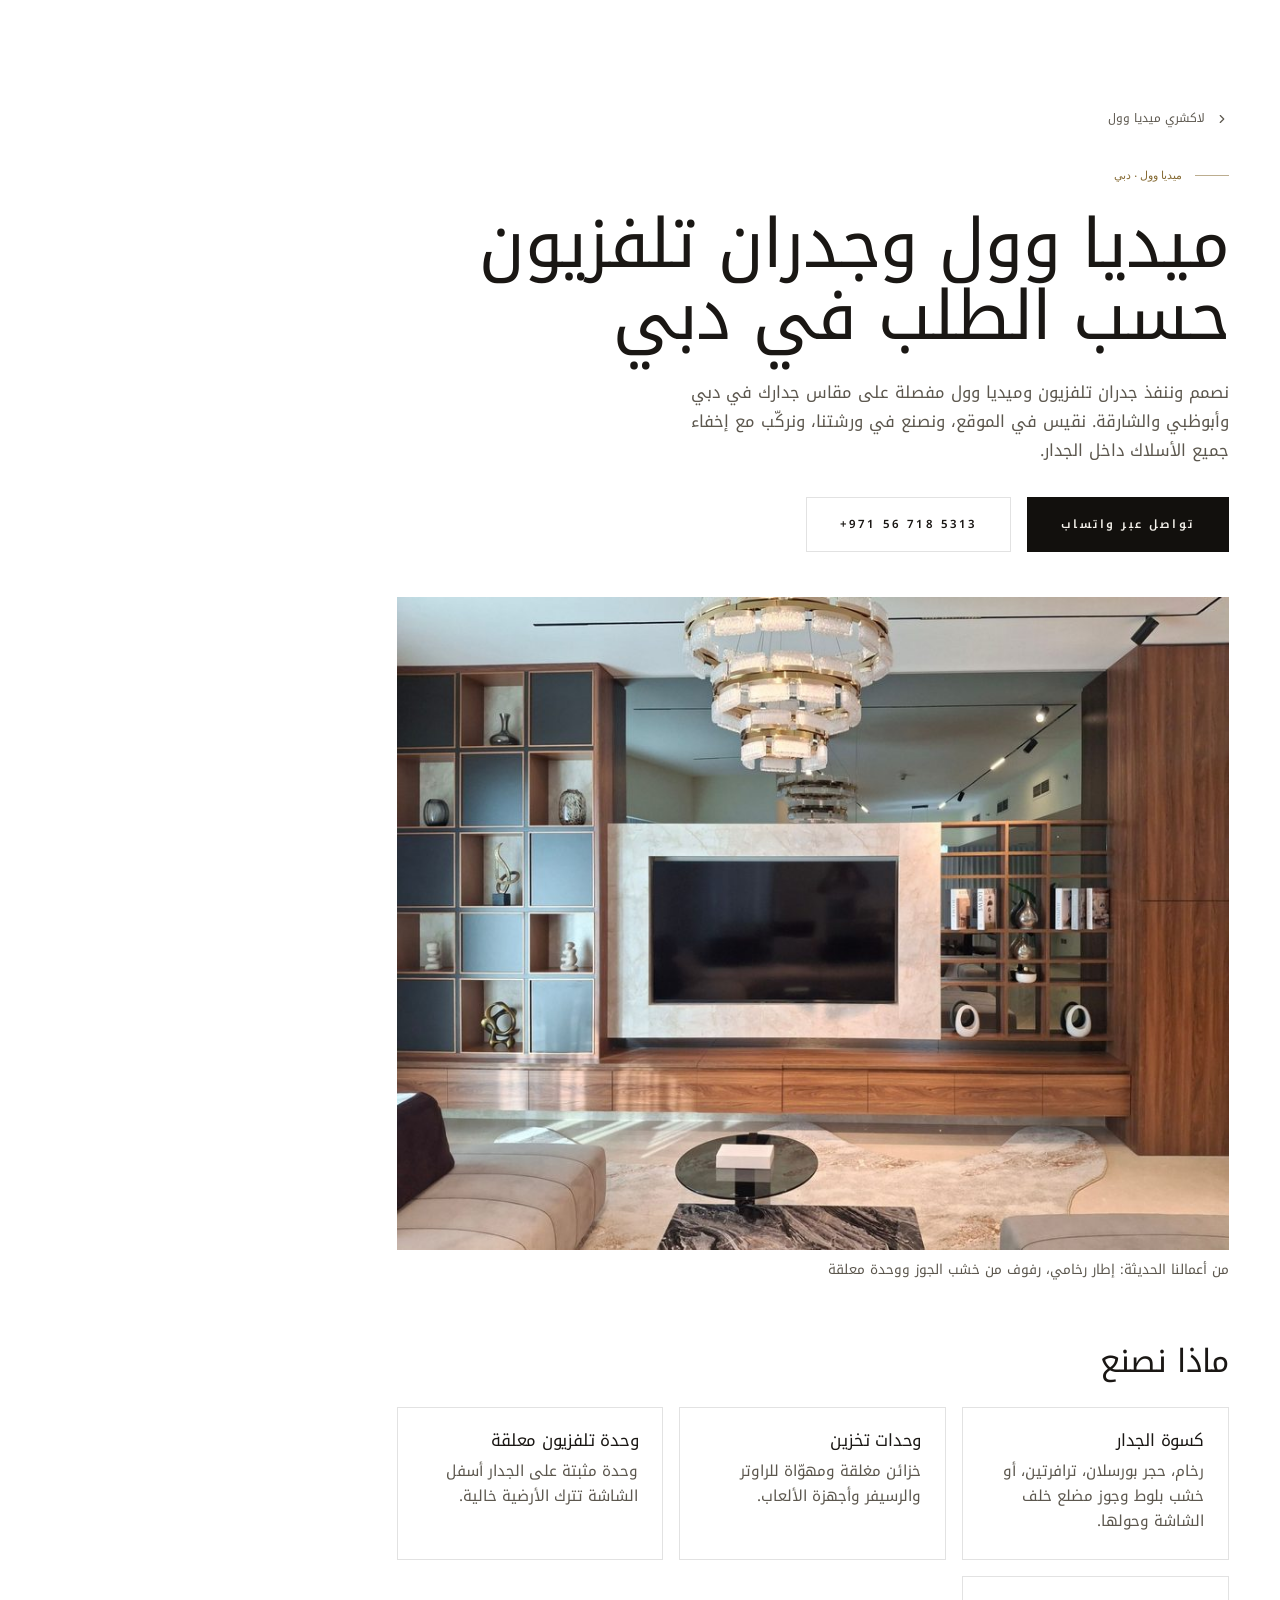
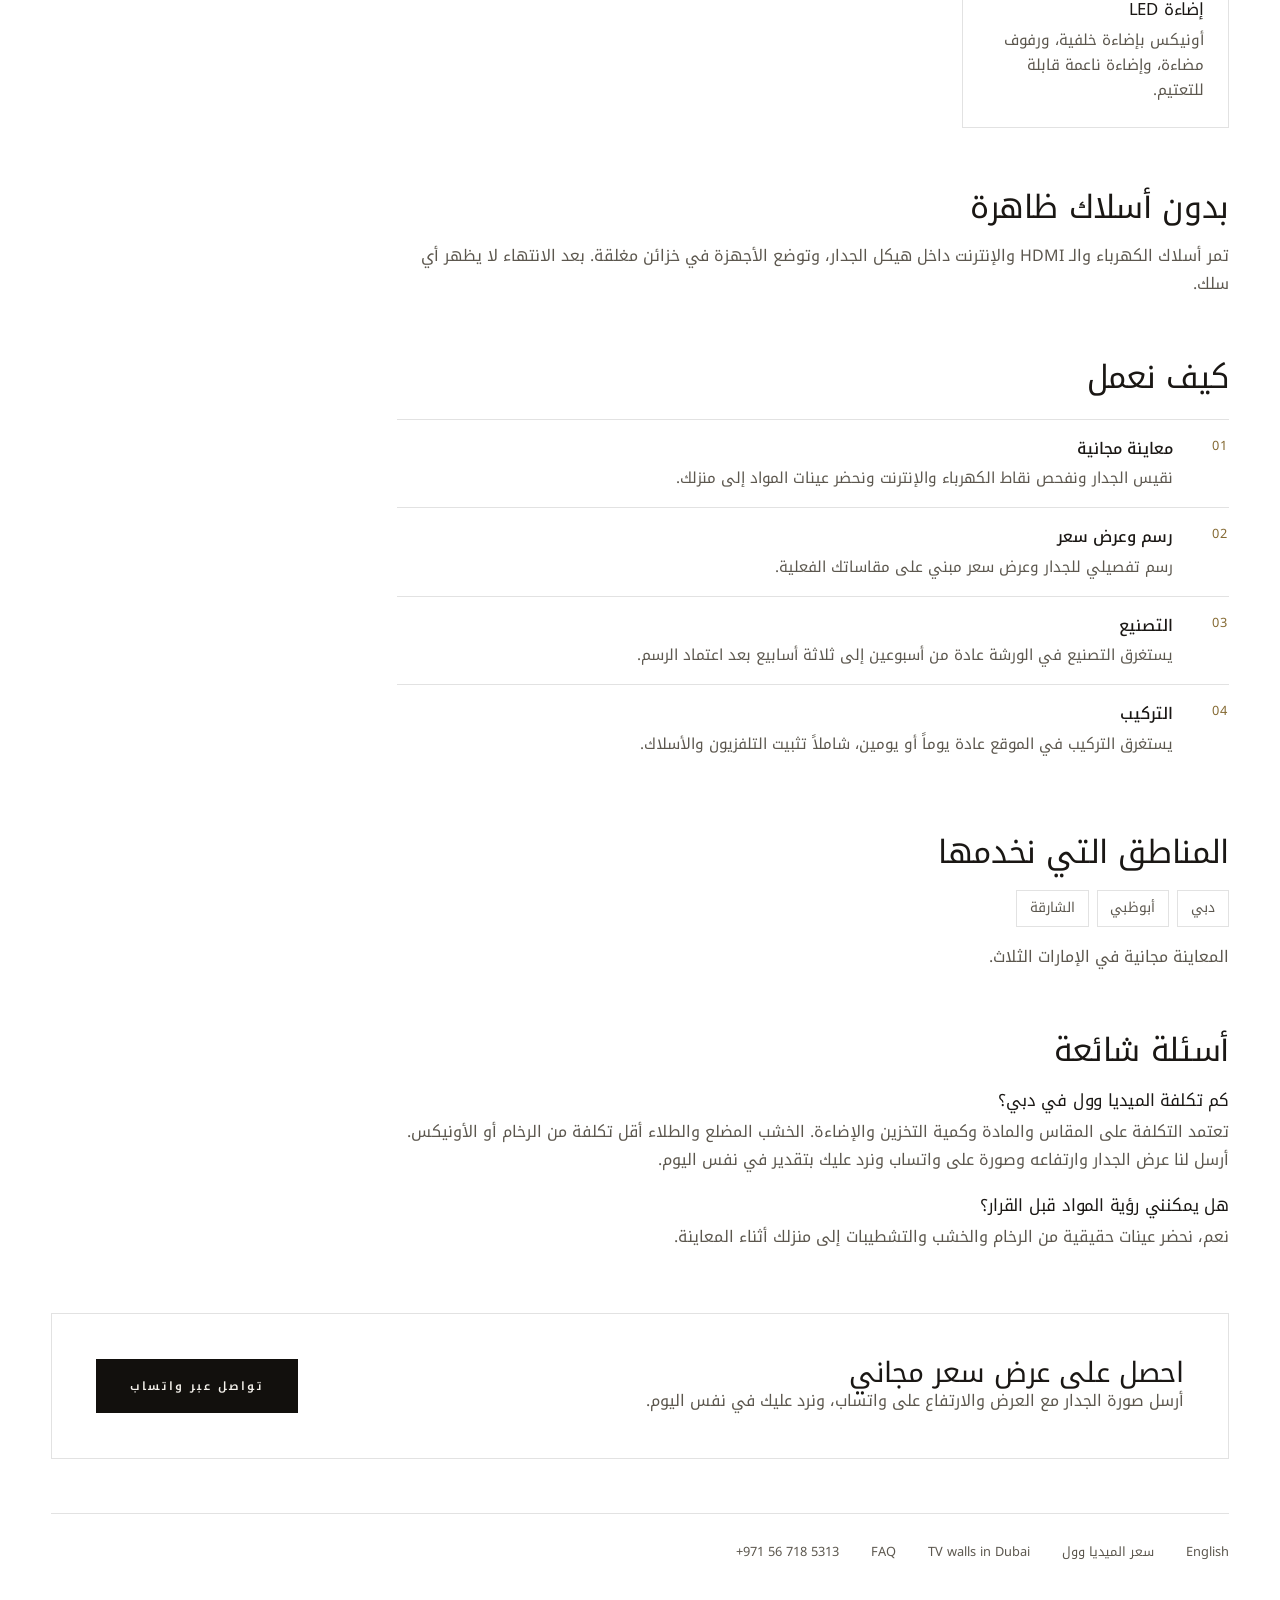
<file: ar/index.html>
<!DOCTYPE html>
<html lang="ar" dir="rtl">
<head>
<!-- Google tag (gtag.js) - same property as the homepage. -->
<script async src="https://www.googletagmanager.com/gtag/js?id=AW-18400415095"></script>
<script>
  window.dataLayer = window.dataLayer || [];
  function gtag(){dataLayer.push(arguments);}
  gtag('js', new Date());

  gtag('config', 'AW-18400415095');
  gtag('config', 'G-X50L5FXLE8');
</script>
<meta charset="utf-8">
<meta name="viewport" content="width=device-width, initial-scale=1, viewport-fit=cover">
<script type="text/javascript" src="//script.crazyegg.com/pages/scripts/0133/8103.js" async="async"></script>

<title>ميديا وول دبي | تصميم وتركيب جدران التلفزيون - لاكشري ميديا وول</title>
<meta name="description" content="تصميم وتركيب ميديا وول وجدران تلفزيون حسب الطلب في دبي وأبوظبي والشارقة: رخام، خشب مضلع، أونيكس بإضاءة خلفية وإضاءة LED مع إخفاء كامل للأسلاك. معاينة مجانية.">
<meta name="author" content="Luxury Media Wall">
<meta name="robots" content="index, follow">
<meta name="theme-color" content="#111111">
<link rel="canonical" href="https://luxurymediawall.com/ar/">
<link rel="alternate" hreflang="ar" href="https://luxurymediawall.com/ar/">
<link rel="alternate" hreflang="en" href="https://luxurymediawall.com/">
<link rel="alternate" hreflang="x-default" href="https://luxurymediawall.com/">

<meta property="og:type" content="website">
<meta property="og:locale" content="ar_AE">
<meta property="og:site_name" content="Luxury Media Wall">
<meta property="og:title" content="ميديا وول دبي | تصميم وتركيب جدران التلفزيون - لاكشري ميديا وول">
<meta property="og:description" content="تصميم وتركيب ميديا وول وجدران تلفزيون حسب الطلب في دبي وأبوظبي والشارقة: رخام، خشب مضلع، أونيكس بإضاءة خلفية وإضاءة LED مع إخفاء كامل للأسلاك. معاينة مجانية.">
<meta property="og:url" content="https://luxurymediawall.com/ar/">
<meta property="og:image" content="https://ik.imagekit.io/ojutq4xhq/media-wall/hero-poster.jpg?tr=w-1200,q-auto">
<meta name="twitter:card" content="summary_large_image">
<meta name="twitter:title" content="ميديا وول دبي | تصميم وتركيب جدران التلفزيون - لاكشري ميديا وول">
<meta name="twitter:description" content="تصميم وتركيب ميديا وول وجدران تلفزيون حسب الطلب في دبي وأبوظبي والشارقة: رخام، خشب مضلع، أونيكس بإضاءة خلفية وإضاءة LED مع إخفاء كامل للأسلاك. معاينة مجانية.">
<meta name="twitter:image" content="https://ik.imagekit.io/ojutq4xhq/media-wall/hero-poster.jpg?tr=w-1200,q-auto">

<link rel="icon" href="data:image/svg+xml,%3Csvg xmlns='http://www.w3.org/2000/svg' viewBox='0 0 32 32'%3E%3Crect width='32' height='32' fill='%23111111'/%3E%3Crect x='6' y='7' width='20' height='13' fill='%23C6A66B'/%3E%3Crect x='8.5' y='9.5' width='15' height='8' fill='%23111111'/%3E%3Crect x='6' y='23' width='20' height='2.5' fill='%238A8176'/%3E%3C/svg%3E">

<link rel="preconnect" href="https://fonts.googleapis.com">
<link rel="preconnect" href="https://fonts.gstatic.com" crossorigin>
<link href="https://fonts.googleapis.com/css2?family=Bodoni+Moda:ital,opsz,wght@0,6..96,400;0,6..96,500;0,6..96,600;1,6..96,400&family=Jost:wght@300;400;500;600&family=Noto+Kufi+Arabic:wght@400;500;600&display=swap" rel="stylesheet">

<link rel="stylesheet" href="../assets/css/style.css">
<link rel="stylesheet" href="../assets/css/sections.css">
<link rel="stylesheet" href="../assets/css/service.css">
</head>

<body>
<a class="skip-link" href="#svc-main">تخطَّ إلى المحتوى</a>

<main class="shell svc" id="svc-main">

  <a class="svc__back" href="../">
    <svg viewBox="0 0 24 24" width="14" height="14" fill="none" stroke="currentColor" stroke-width="2" stroke-linecap="round" stroke-linejoin="round" aria-hidden="true"><path d="m15 18-6-6 6-6"/></svg>
    لاكشري ميديا وول
  </a>

  <div class="svc__head">
    <p class="eyebrow mt-8">ميديا وول · دبي</p>
    <h1 class="h1 mt-6">ميديا وول وجدران تلفزيون حسب الطلب في دبي</h1>
    <p class="lede svc__intro">نصمم وننفذ جدران تلفزيون وميديا وول مفصلة على مقاس جدارك في دبي وأبوظبي والشارقة. نقيس في الموقع، ونصنع في ورشتنا، ونركّب مع إخفاء جميع الأسلاك داخل الجدار.</p>
    <div class="svc__actions">
      <a class="btn btn--dark" href="https://wa.me/971567185313?text=%D9%85%D8%B1%D8%AD%D8%A8%D8%A7%D9%8B%20%F0%9F%91%8B%20%D8%A3%D8%B1%D8%BA%D8%A8%20%D9%81%D9%8A%20%D9%85%D8%B9%D8%B1%D9%81%D8%A9%20%D8%B3%D8%B9%D8%B1%20%D9%85%D9%8A%D8%AF%D9%8A%D8%A7%20%D9%88%D9%88%D9%84.%20%D9%87%D9%84%20%D9%8A%D9%85%D9%83%D9%86%D9%83%D9%85%20%D9%85%D8%B3%D8%A7%D8%B9%D8%AF%D8%AA%D9%8A%D8%9F" target="_blank" rel="noopener"><span>تواصل عبر واتساب</span></a>
      <a class="btn btn--outline" href="tel:+971567185313"><span dir="ltr">+971 56 718 5313</span></a>
    </div>
  </div>

  <figure class="svc__photo">
    <img src="../assets/img/real-01-living-media-wall-900.jpg"
         srcset="../assets/img/real-01-living-media-wall-480.jpg 480w, ../assets/img/real-01-living-media-wall-900.jpg 900w, ../assets/img/real-01-living-media-wall-1400.jpg 1400w"
         sizes="(min-width: 900px) 52rem, 100vw" width="1600" height="1200" decoding="async"
         alt="ميديا وول في غرفة معيشة مع إطار رخامي للتلفزيون ورفوف من خشب الجوز">
    <figcaption>من أعمالنا الحديثة: إطار رخامي، رفوف من خشب الجوز ووحدة معلقة</figcaption>
  </figure>

  <section class="svc__section">
    <h2>ماذا نصنع</h2>
    <div class="svc__grid">
      <div class="svc__card"><h3>كسوة الجدار</h3><p>رخام، حجر بورسلان، ترافرتين، أو خشب بلوط وجوز مضلع خلف الشاشة وحولها.</p></div>
      <div class="svc__card"><h3>وحدات تخزين</h3><p>خزائن مغلقة ومهوّاة للراوتر والرسيفر وأجهزة الألعاب.</p></div>
      <div class="svc__card"><h3>وحدة تلفزيون معلقة</h3><p>وحدة مثبتة على الجدار أسفل الشاشة تترك الأرضية خالية.</p></div>
      <div class="svc__card"><h3>إضاءة LED</h3><p>أونيكس بإضاءة خلفية، ورفوف مضاءة، وإضاءة ناعمة قابلة للتعتيم.</p></div>
    </div>
  </section>

  <section class="svc__section">
    <h2>بدون أسلاك ظاهرة</h2>
    <p>تمر أسلاك الكهرباء والـ HDMI والإنترنت داخل هيكل الجدار، وتوضع الأجهزة في خزائن مغلقة. بعد الانتهاء لا يظهر أي سلك.</p>
  </section>

  <section class="svc__section">
    <h2>كيف نعمل</h2>
    <ol class="svc__steps">
      <li><strong>معاينة مجانية</strong><span>نقيس الجدار ونفحص نقاط الكهرباء والإنترنت ونحضر عينات المواد إلى منزلك.</span></li>
      <li><strong>رسم وعرض سعر</strong><span>رسم تفصيلي للجدار وعرض سعر مبني على مقاساتك الفعلية.</span></li>
      <li><strong>التصنيع</strong><span>يستغرق التصنيع في الورشة عادة من أسبوعين إلى ثلاثة أسابيع بعد اعتماد الرسم.</span></li>
      <li><strong>التركيب</strong><span>يستغرق التركيب في الموقع عادة يوماً أو يومين، شاملاً تثبيت التلفزيون والأسلاك.</span></li>
    </ol>
  </section>

  <section class="svc__section">
    <h2>المناطق التي نخدمها</h2>
    <ul class="svc__areas">
      <li>دبي</li>
      <li>أبوظبي</li>
      <li>الشارقة</li>
    </ul>
    <p>المعاينة مجانية في الإمارات الثلاث.</p>
  </section>

  <section class="svc__section">
    <h2>أسئلة شائعة</h2>
    <div class="svc__qa">
      <h3>كم تكلفة الميديا وول في دبي؟</h3>
      <p>تعتمد التكلفة على المقاس والمادة وكمية التخزين والإضاءة. الخشب المضلع والطلاء أقل تكلفة من الرخام أو الأونيكس. أرسل لنا عرض الجدار وارتفاعه وصورة على واتساب ونرد عليك بتقدير في نفس اليوم.</p>
      <h3>هل يمكنني رؤية المواد قبل القرار؟</h3>
      <p>نعم، نحضر عينات حقيقية من الرخام والخشب والتشطيبات إلى منزلك أثناء المعاينة.</p>
    </div>
  </section>

  <div class="svc__cta">
    <div>
      <h2>احصل على عرض سعر مجاني</h2>
      <p>أرسل صورة الجدار مع العرض والارتفاع على واتساب، ونرد عليك في نفس اليوم.</p>
    </div>
    <a class="btn btn--dark" href="https://wa.me/971567185313?text=%D9%85%D8%B1%D8%AD%D8%A8%D8%A7%D9%8B%20%F0%9F%91%8B%20%D8%A3%D8%B1%D8%BA%D8%A8%20%D9%81%D9%8A%20%D9%85%D8%B9%D8%B1%D9%81%D8%A9%20%D8%B3%D8%B9%D8%B1%20%D9%85%D9%8A%D8%AF%D9%8A%D8%A7%20%D9%88%D9%88%D9%84.%20%D9%87%D9%84%20%D9%8A%D9%85%D9%83%D9%86%D9%83%D9%85%20%D9%85%D8%B3%D8%A7%D8%B9%D8%AF%D8%AA%D9%8A%D8%9F" target="_blank" rel="noopener"><span>تواصل عبر واتساب</span></a>
  </div>

  <nav class="svc__nav" aria-label="Site">
    <a href="../">English</a>
    <a href="media-wall-price-dubai/">سعر الميديا وول</a>
    <a href="../tv-wall-dubai/">TV walls in Dubai</a>
    <a href="../faq/">FAQ</a>
    <a href="tel:+971567185313" dir="ltr">+971 56 718 5313</a>
  </nav>

</main>

<script type="application/ld+json">
{
  "@context": "https://schema.org",
  "@graph": [
    {
      "@type": "Service",
      "@id": "https://luxurymediawall.com/ar/#service",
      "name": "ميديا وول وجدران تلفزيون",
      "url": "https://luxurymediawall.com/ar/",
      "description": "تصميم وتركيب ميديا وول وجدران تلفزيون حسب الطلب في دبي وأبوظبي والشارقة: رخام، خشب مضلع، أونيكس بإضاءة خلفية وإضاءة LED مع إخفاء كامل للأسلاك. معاينة مجانية.",
      "provider": {
        "@id": "https://luxurymediawall.com/#business"
      },
      "areaServed": [
        "Dubai",
        "Abu Dhabi",
        "Sharjah"
      ]
    },
    {
      "@type": "BreadcrumbList",
      "itemListElement": [
        {
          "@type": "ListItem",
          "position": 1,
          "name": "Luxury Media Wall",
          "item": "https://luxurymediawall.com/"
        },
        {
          "@type": "ListItem",
          "position": 2,
          "name": "ميديا وول وجدران تلفزيون حسب الطلب في دبي",
          "item": "https://luxurymediawall.com/ar/"
        }
      ]
    },
    {
      "@type": "FAQPage",
      "@id": "https://luxurymediawall.com/ar/#faq",
      "mainEntity": [
        {
          "@type": "Question",
          "name": "كم تكلفة الميديا وول في دبي؟",
          "acceptedAnswer": {
            "@type": "Answer",
            "text": "تعتمد التكلفة على المقاس والمادة وكمية التخزين والإضاءة. الخشب المضلع والطلاء أقل تكلفة من الرخام أو الأونيكس. أرسل لنا عرض الجدار وارتفاعه وصورة على واتساب ونرد عليك بتقدير في نفس اليوم."
          }
        },
        {
          "@type": "Question",
          "name": "هل يمكنني رؤية المواد قبل القرار؟",
          "acceptedAnswer": {
            "@type": "Answer",
            "text": "نعم، نحضر عينات حقيقية من الرخام والخشب والتشطيبات إلى منزلك أثناء المعاينة."
          }
        }
      ]
    }
  ]
}
</script>
<!-- site-config.js is too heavy for this page, so only the analytics IDs are
     repeated here. Keep them in step with ANALYTICS in site-config.js. -->
<script>
  var ANALYTICS = {
    measurementId:   'G-X50L5FXLE8',
    adsConversionId: 'AW-18400415095',
    metaPixelId:     '1425696606360438',
    adsLabels: { whatsappClick: 'AADECIO1zqIdEPeagMZE', phoneClick: 'kHtSCIGPo6MdEPeagMZE', enquiryForm: 'kHtSCIGPo6MdEPeagMZE' }
  };
</script>
<script src="../assets/js/analytics.js" defer></script>
<script src="../assets/js/wa-hint.js" defer></script>
</body>
</html>
</file>
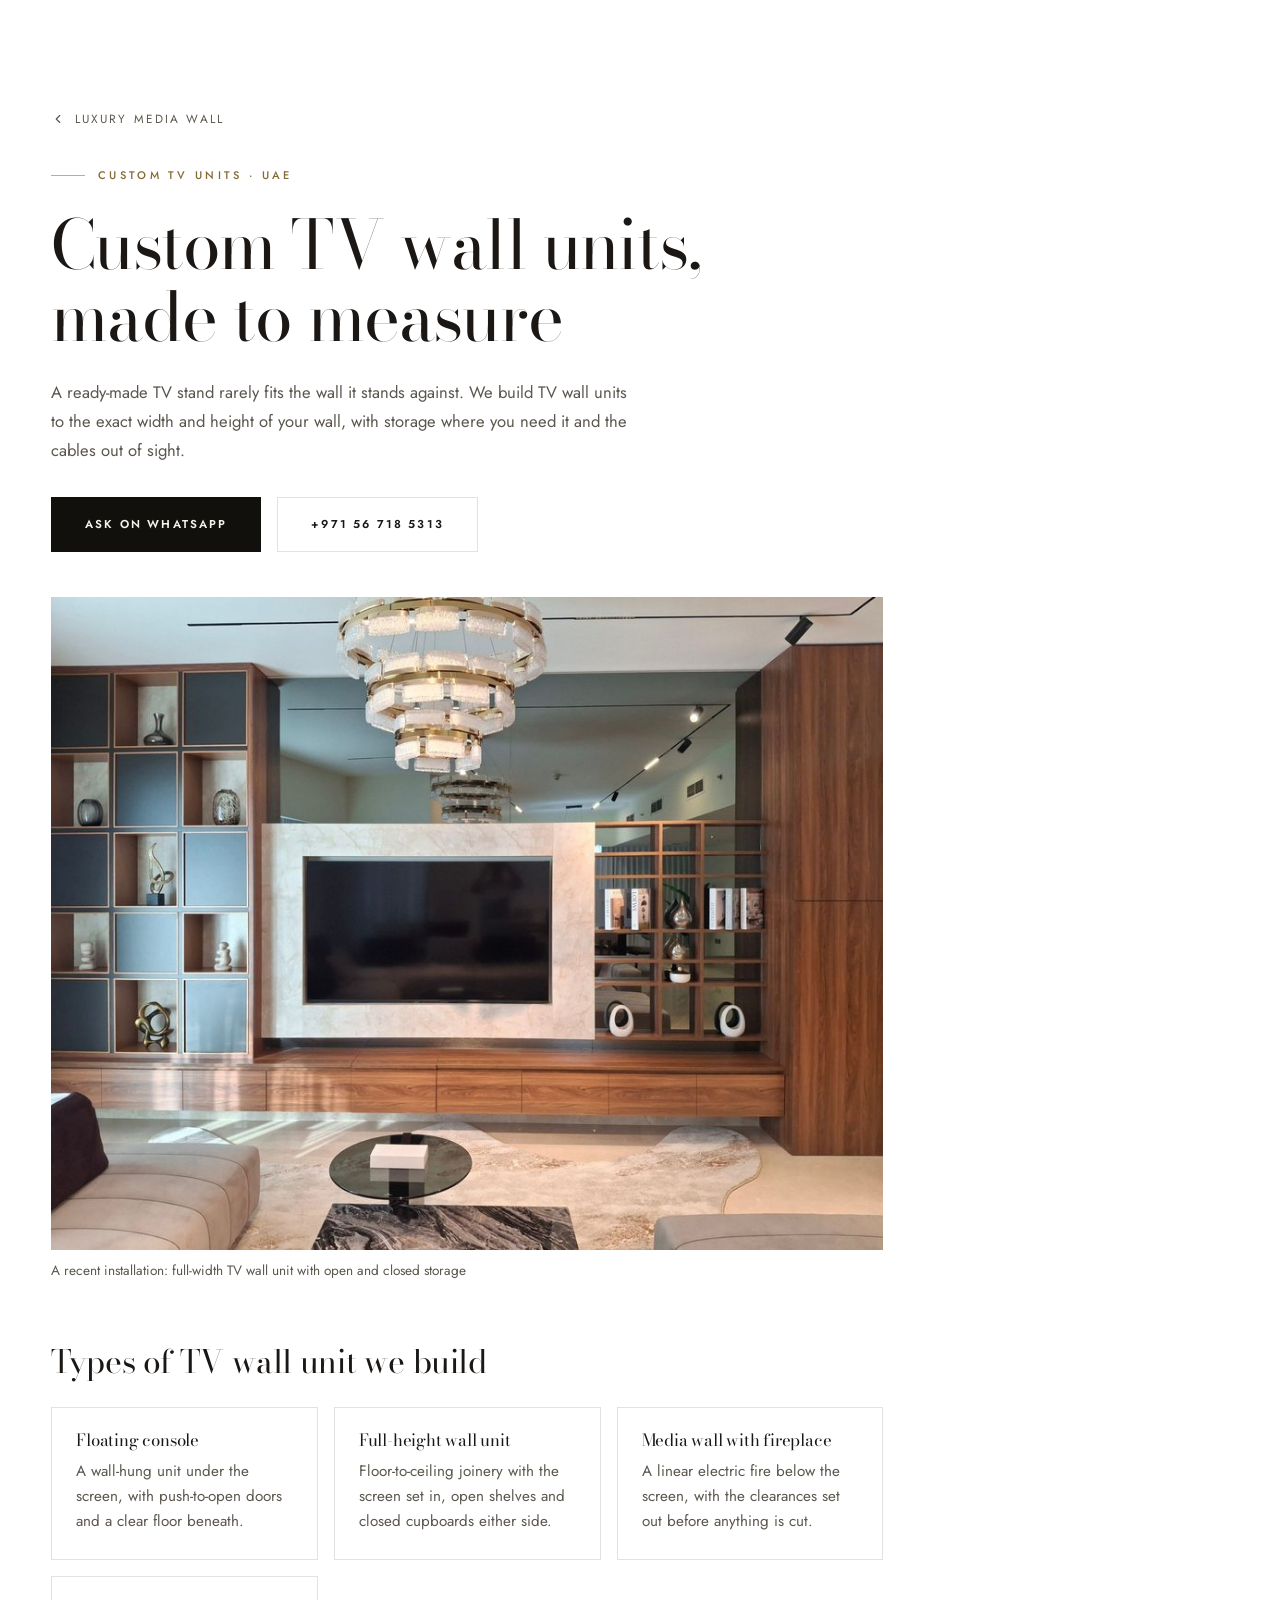
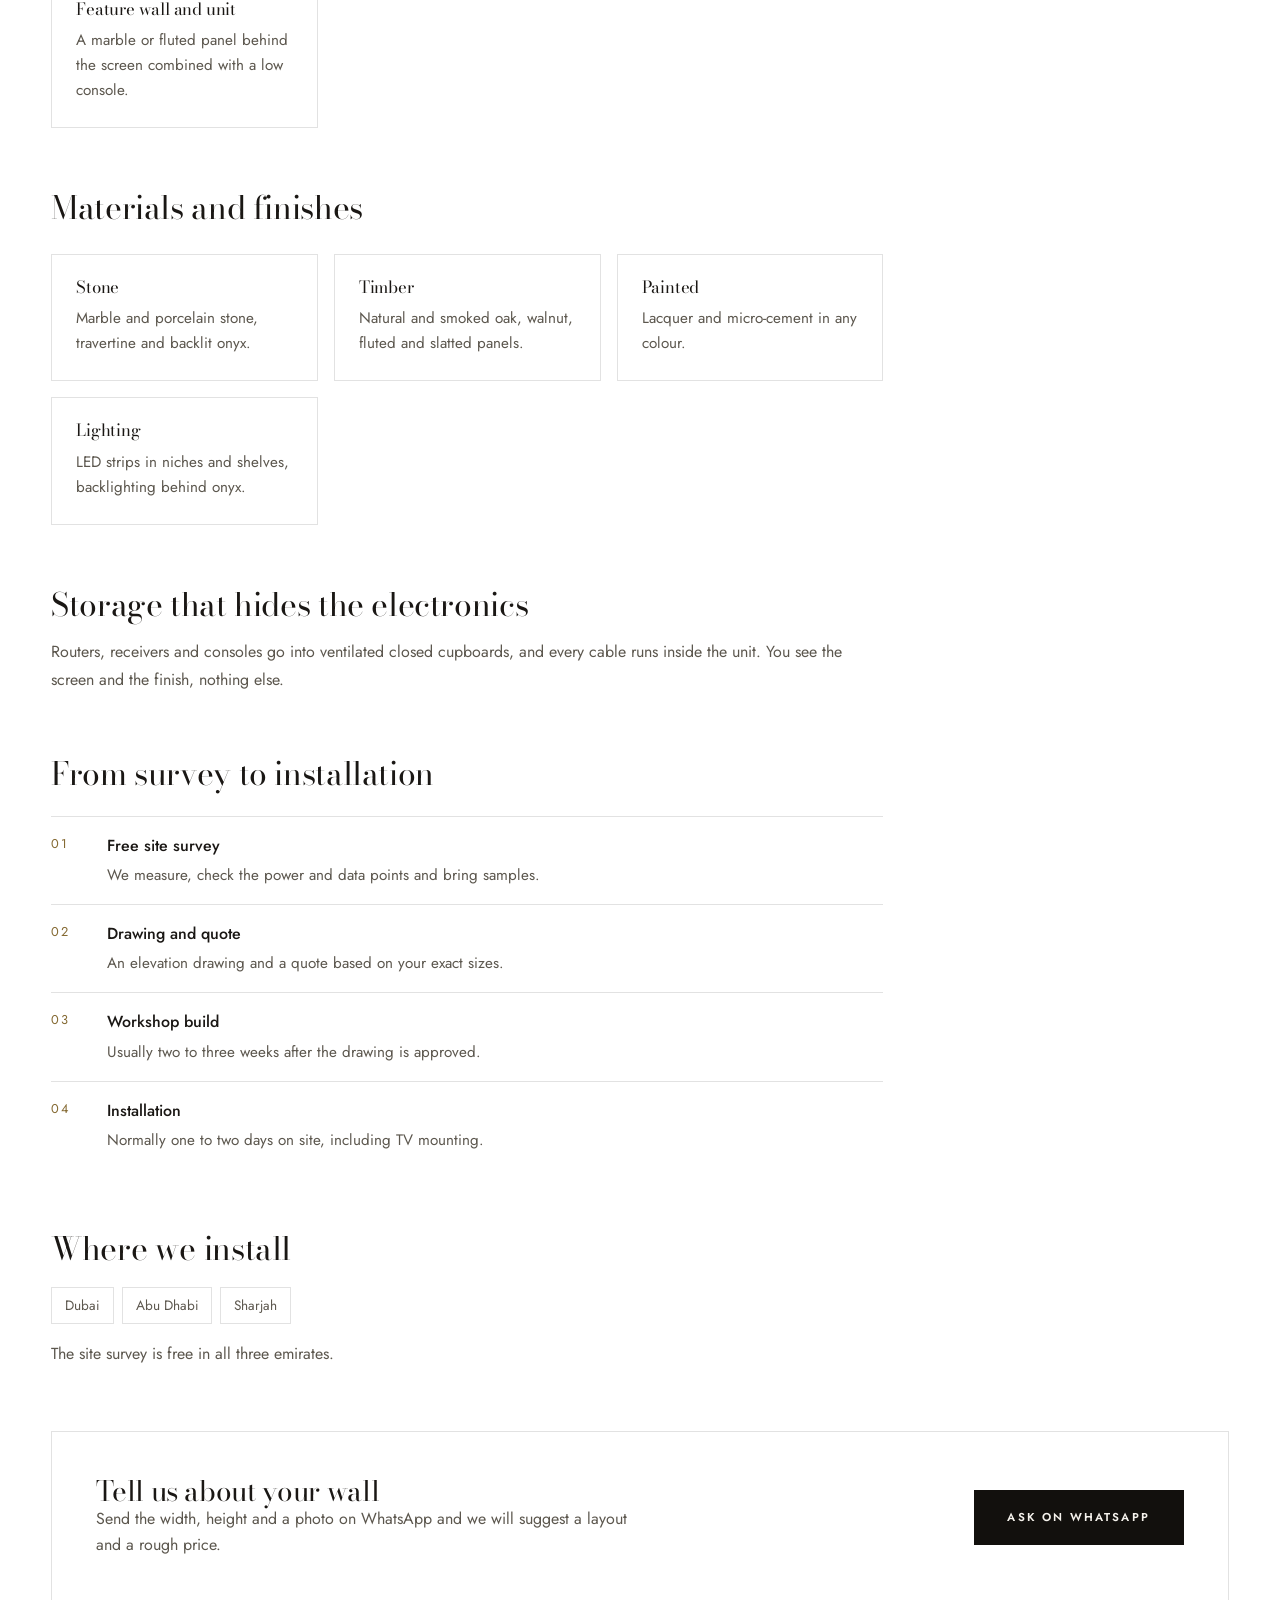
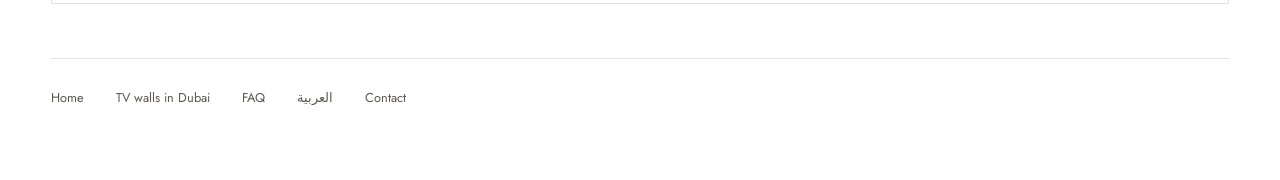
<file: custom-tv-wall-units/index.html>
<!DOCTYPE html>
<html lang="en">
<head>
<!-- Google tag (gtag.js) - same property as the homepage. -->
<script async src="https://www.googletagmanager.com/gtag/js?id=AW-18400415095"></script>
<script>
  window.dataLayer = window.dataLayer || [];
  function gtag(){dataLayer.push(arguments);}
  gtag('js', new Date());

  gtag('config', 'AW-18400415095');
  gtag('config', 'G-X50L5FXLE8');
</script>
<meta charset="utf-8">
<meta name="viewport" content="width=device-width, initial-scale=1, viewport-fit=cover">
<script type="text/javascript" src="//script.crazyegg.com/pages/scripts/0133/8103.js" async="async"></script>

<title>Custom TV Wall Units Dubai, Abu Dhabi &amp; Sharjah | Made to Measure</title>
<meta name="description" content="Made-to-measure TV wall units in Dubai, Abu Dhabi and Sharjah: floating consoles, full-height storage and cable management in marble, oak and lacquer. Free site survey.">
<meta name="author" content="Luxury Media Wall">
<meta name="robots" content="index, follow">
<meta name="theme-color" content="#111111">
<link rel="canonical" href="https://luxurymediawall.com/custom-tv-wall-units/">

<meta property="og:type" content="website">
<meta property="og:locale" content="en_AE">
<meta property="og:site_name" content="Luxury Media Wall">
<meta property="og:title" content="Custom TV Wall Units Dubai, Abu Dhabi &amp; Sharjah | Made to Measure">
<meta property="og:description" content="Made-to-measure TV wall units in Dubai, Abu Dhabi and Sharjah: floating consoles, full-height storage and cable management in marble, oak and lacquer. Free site survey.">
<meta property="og:url" content="https://luxurymediawall.com/custom-tv-wall-units/">
<meta property="og:image" content="https://ik.imagekit.io/ojutq4xhq/media-wall/hero-poster.jpg?tr=w-1200,q-auto">
<meta name="twitter:card" content="summary_large_image">
<meta name="twitter:title" content="Custom TV Wall Units Dubai, Abu Dhabi &amp; Sharjah | Made to Measure">
<meta name="twitter:description" content="Made-to-measure TV wall units in Dubai, Abu Dhabi and Sharjah: floating consoles, full-height storage and cable management in marble, oak and lacquer. Free site survey.">
<meta name="twitter:image" content="https://ik.imagekit.io/ojutq4xhq/media-wall/hero-poster.jpg?tr=w-1200,q-auto">

<link rel="icon" href="data:image/svg+xml,%3Csvg xmlns='http://www.w3.org/2000/svg' viewBox='0 0 32 32'%3E%3Crect width='32' height='32' fill='%23111111'/%3E%3Crect x='6' y='7' width='20' height='13' fill='%23C6A66B'/%3E%3Crect x='8.5' y='9.5' width='15' height='8' fill='%23111111'/%3E%3Crect x='6' y='23' width='20' height='2.5' fill='%238A8176'/%3E%3C/svg%3E">

<link rel="preconnect" href="https://fonts.googleapis.com">
<link rel="preconnect" href="https://fonts.gstatic.com" crossorigin>
<link href="https://fonts.googleapis.com/css2?family=Bodoni+Moda:ital,opsz,wght@0,6..96,400;0,6..96,500;0,6..96,600;1,6..96,400&family=Jost:wght@300;400;500;600&display=swap" rel="stylesheet">

<link rel="stylesheet" href="../assets/css/style.css">
<link rel="stylesheet" href="../assets/css/sections.css">
<link rel="stylesheet" href="../assets/css/service.css">
</head>

<body>
<a class="skip-link" href="#svc-main">Skip to content</a>

<main class="shell svc" id="svc-main">

  <a class="svc__back" href="../">
    <svg viewBox="0 0 24 24" width="14" height="14" fill="none" stroke="currentColor" stroke-width="2" stroke-linecap="round" stroke-linejoin="round" aria-hidden="true"><path d="m15 18-6-6 6-6"/></svg>
    Luxury Media Wall
  </a>

  <div class="svc__head">
    <p class="eyebrow mt-8">Custom TV units · UAE</p>
    <h1 class="h1 mt-6">Custom TV wall units, made to measure</h1>
    <p class="lede svc__intro">A ready-made TV stand rarely fits the wall it stands against. We build TV wall units to the exact width and height of your wall, with storage where you need it and the cables out of sight.</p>
    <div class="svc__actions">
      <a class="btn btn--dark" href="https://wa.me/971567185313?text=Hi%20%F0%9F%91%8B%20I%27d%20like%20a%20price%20for%20a%20custom%20TV%20wall%20unit.%20Can%20you%20help%3F" target="_blank" rel="noopener"><span>Ask on WhatsApp</span></a>
      <a class="btn btn--outline" href="tel:+971567185313"><span dir="ltr">+971 56 718 5313</span></a>
    </div>
  </div>

  <figure class="svc__photo">
    <img src="../assets/img/real-01-living-media-wall-900.jpg"
         srcset="../assets/img/real-01-living-media-wall-480.jpg 480w, ../assets/img/real-01-living-media-wall-900.jpg 900w, ../assets/img/real-01-living-media-wall-1400.jpg 1400w"
         sizes="(min-width: 900px) 52rem, 100vw" width="1600" height="1200" decoding="async"
         alt="Custom TV wall unit with walnut shelving, closed storage and a floating console">
    <figcaption>A recent installation: full-width TV wall unit with open and closed storage</figcaption>
  </figure>

  <section class="svc__section">
    <h2>Types of TV wall unit we build</h2>
    <div class="svc__grid">
      <div class="svc__card"><h3>Floating console</h3><p>A wall-hung unit under the screen, with push-to-open doors and a clear floor beneath.</p></div>
      <div class="svc__card"><h3>Full-height wall unit</h3><p>Floor-to-ceiling joinery with the screen set in, open shelves and closed cupboards either side.</p></div>
      <div class="svc__card"><h3>Media wall with fireplace</h3><p>A linear electric fire below the screen, with the clearances set out before anything is cut.</p></div>
      <div class="svc__card"><h3>Feature wall and unit</h3><p>A marble or fluted panel behind the screen combined with a low console.</p></div>
    </div>
  </section>

  <section class="svc__section">
    <h2>Materials and finishes</h2>
    <div class="svc__grid">
      <div class="svc__card"><h3>Stone</h3><p>Marble and porcelain stone, travertine and backlit onyx.</p></div>
      <div class="svc__card"><h3>Timber</h3><p>Natural and smoked oak, walnut, fluted and slatted panels.</p></div>
      <div class="svc__card"><h3>Painted</h3><p>Lacquer and micro-cement in any colour.</p></div>
      <div class="svc__card"><h3>Lighting</h3><p>LED strips in niches and shelves, backlighting behind onyx.</p></div>
    </div>
  </section>

  <section class="svc__section">
    <h2>Storage that hides the electronics</h2>
    <p>Routers, receivers and consoles go into ventilated closed cupboards, and every cable runs inside the unit. You see the screen and the finish, nothing else.</p>
  </section>

  <section class="svc__section">
    <h2>From survey to installation</h2>
    <ol class="svc__steps">
      <li><strong>Free site survey</strong><span>We measure, check the power and data points and bring samples.</span></li>
      <li><strong>Drawing and quote</strong><span>An elevation drawing and a quote based on your exact sizes.</span></li>
      <li><strong>Workshop build</strong><span>Usually two to three weeks after the drawing is approved.</span></li>
      <li><strong>Installation</strong><span>Normally one to two days on site, including TV mounting.</span></li>
    </ol>
  </section>

  <section class="svc__section">
    <h2>Where we install</h2>
    <ul class="svc__areas">
      <li>Dubai</li>
      <li>Abu Dhabi</li>
      <li>Sharjah</li>
    </ul>
    <p>The site survey is free in all three emirates.</p>
  </section>

  <div class="svc__cta">
    <div>
      <h2>Tell us about your wall</h2>
      <p>Send the width, height and a photo on WhatsApp and we will suggest a layout and a rough price.</p>
    </div>
    <a class="btn btn--dark" href="https://wa.me/971567185313?text=Hi%20%F0%9F%91%8B%20I%27d%20like%20a%20price%20for%20a%20custom%20TV%20wall%20unit.%20Can%20you%20help%3F" target="_blank" rel="noopener"><span>Ask on WhatsApp</span></a>
  </div>

  <nav class="svc__nav" aria-label="Site">
    <a href="../">Home</a>
    <a href="../tv-wall-dubai/">TV walls in Dubai</a>
    <a href="../faq/">FAQ</a>
    <a href="../ar/">العربية</a>
    <a href="../#contact">Contact</a>
  </nav>

</main>

<script type="application/ld+json">
{
  "@context": "https://schema.org",
  "@graph": [
    {
      "@type": "Service",
      "@id": "https://luxurymediawall.com/custom-tv-wall-units/#service",
      "name": "Custom TV wall units",
      "url": "https://luxurymediawall.com/custom-tv-wall-units/",
      "description": "Made-to-measure TV wall units in Dubai, Abu Dhabi and Sharjah: floating consoles, full-height storage and cable management in marble, oak and lacquer. Free site survey.",
      "provider": {
        "@id": "https://luxurymediawall.com/#business"
      },
      "areaServed": [
        "Dubai",
        "Abu Dhabi",
        "Sharjah"
      ]
    },
    {
      "@type": "BreadcrumbList",
      "itemListElement": [
        {
          "@type": "ListItem",
          "position": 1,
          "name": "Luxury Media Wall",
          "item": "https://luxurymediawall.com/"
        },
        {
          "@type": "ListItem",
          "position": 2,
          "name": "Custom TV wall units, made to measure",
          "item": "https://luxurymediawall.com/custom-tv-wall-units/"
        }
      ]
    }
  ]
}
</script>
<!-- site-config.js is too heavy for this page, so only the analytics IDs are
     repeated here. Keep them in step with ANALYTICS in site-config.js. -->
<script>
  var ANALYTICS = {
    measurementId:   'G-X50L5FXLE8',
    adsConversionId: 'AW-18400415095',
    metaPixelId:     '1425696606360438',
    adsLabels: { whatsappClick: 'AADECIO1zqIdEPeagMZE', phoneClick: 'kHtSCIGPo6MdEPeagMZE', enquiryForm: 'kHtSCIGPo6MdEPeagMZE' }
  };
</script>
<script src="../assets/js/analytics.js" defer></script>
<script src="../assets/js/wa-hint.js" defer></script>
</body>
</html>
</file>
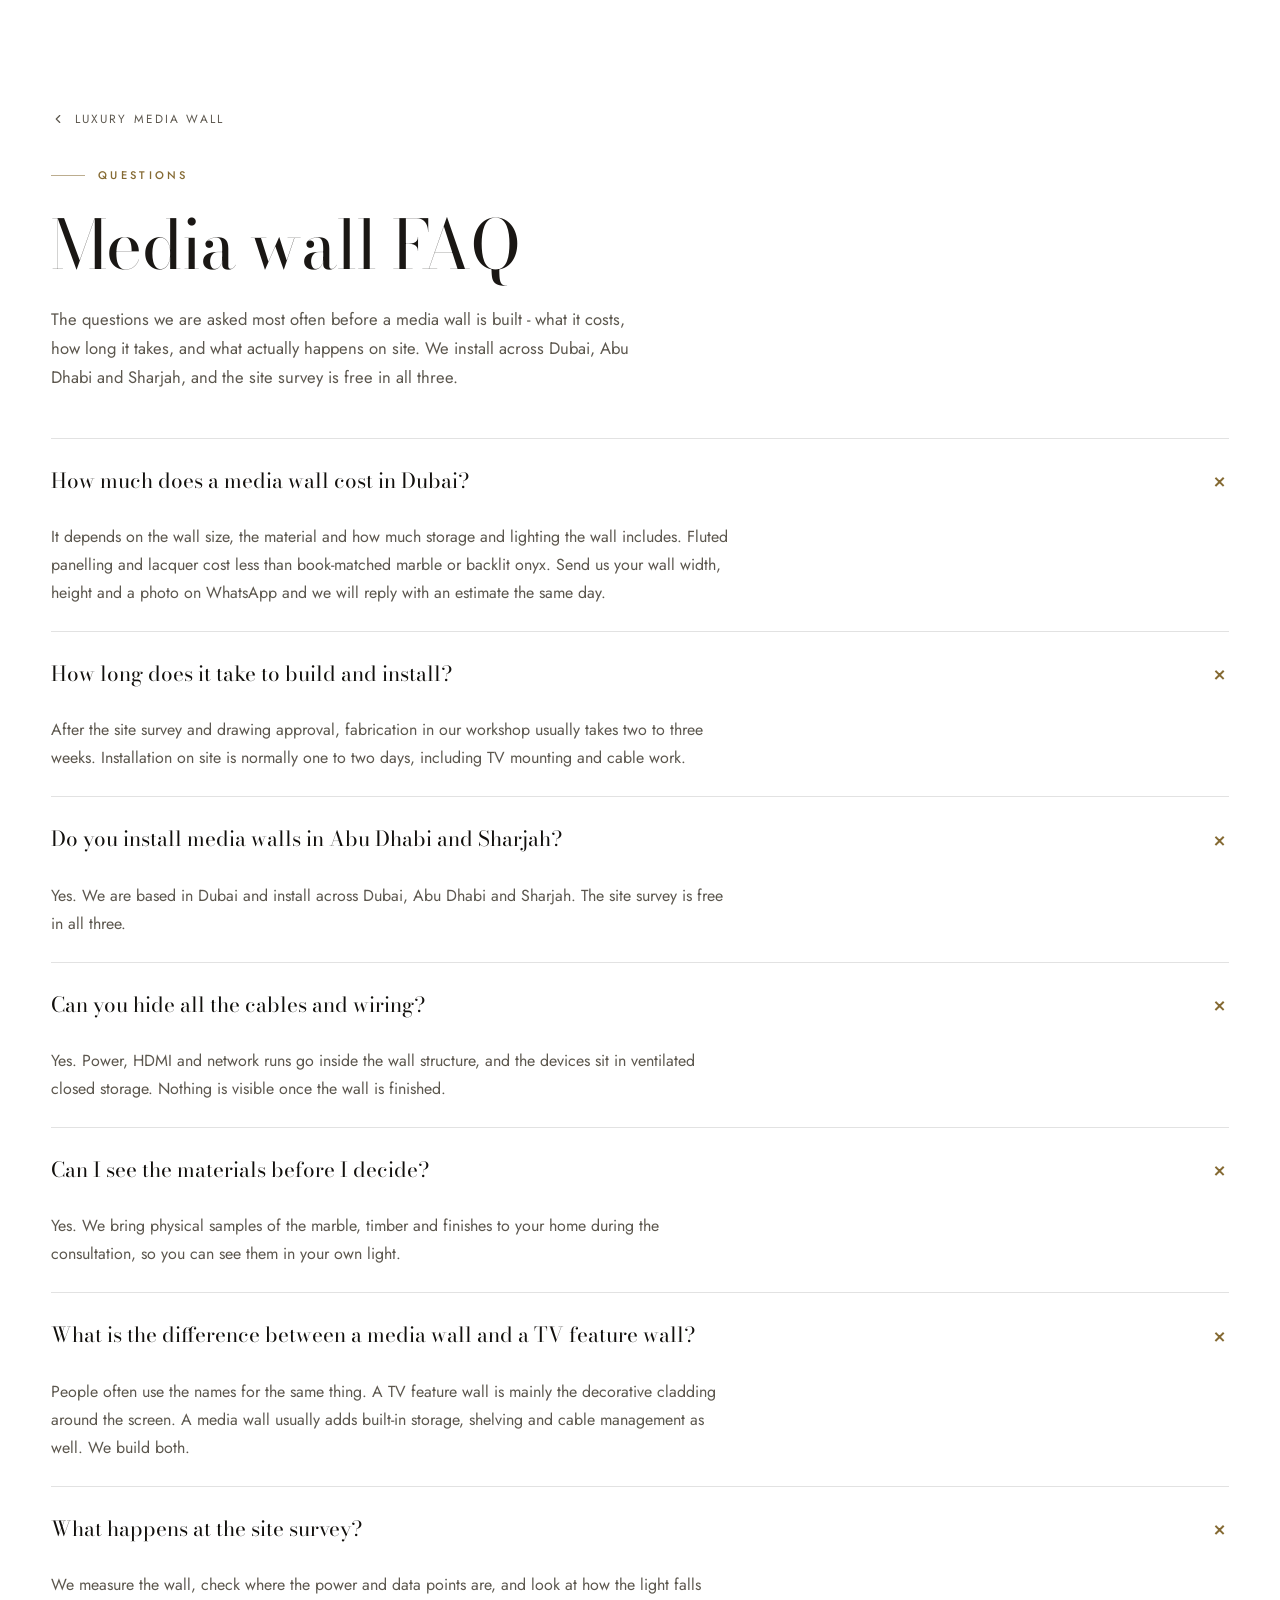
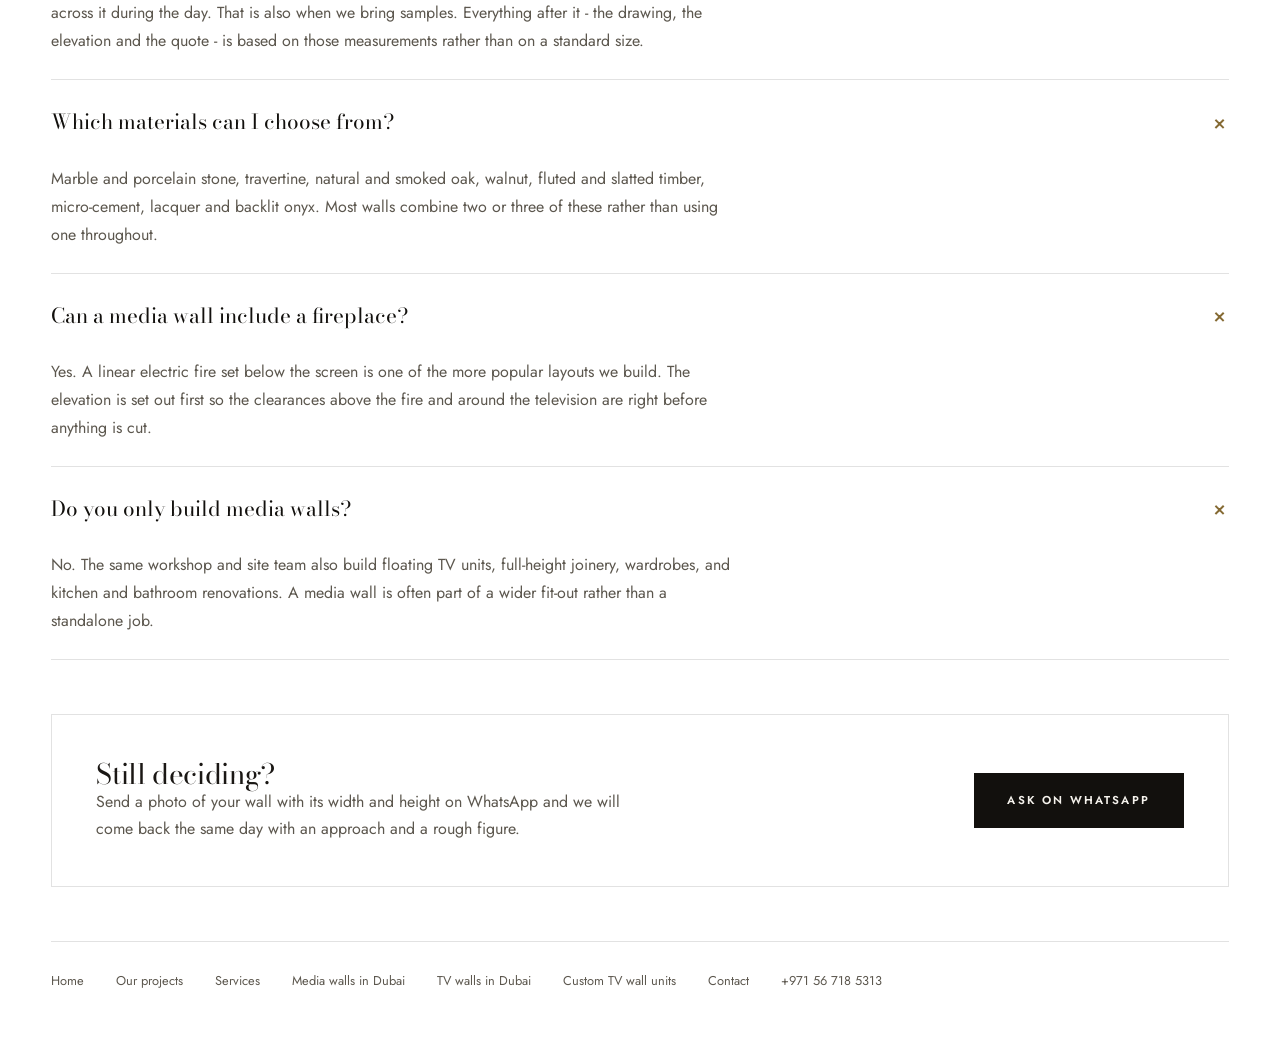
<file: faq/index.html>
<!DOCTYPE html>
<html lang="en">
<head>
<!-- Google tag (gtag.js) - same property as the homepage, so this page's
     traffic lands in the existing account rather than going uncounted. -->
<script async src="https://www.googletagmanager.com/gtag/js?id=AW-18400415095"></script>
<script>
  window.dataLayer = window.dataLayer || [];
  function gtag(){dataLayer.push(arguments);}
  gtag('js', new Date());

  gtag('config', 'AW-18400415095');
  gtag('config', 'G-X50L5FXLE8');
</script>
<meta charset="utf-8">
<meta name="viewport" content="width=device-width, initial-scale=1, viewport-fit=cover">
<script type="text/javascript" src="//script.crazyegg.com/pages/scripts/0133/8103.js" async="async"></script>

<title>Media Wall FAQ Dubai | Cost, Timescales &amp; Installation Questions</title>
<meta name="description" content="Answers to the questions we are asked most about media walls in Dubai, Abu Dhabi and Sharjah: what they cost, how long they take, hiding cables, choosing materials and booking a free site survey.">
<meta name="author" content="Luxury Media Wall">
<meta name="robots" content="index, follow">
<meta name="theme-color" content="#111111">

<!-- Its own canonical. This page is the home of the FAQ content and of the
     FAQPage structured data; the homepage keeps a short version and links
     here, so the two are not competing for the same query. -->
<link rel="canonical" href="https://luxurymediawall.com/faq/">

<meta property="og:type" content="article">
<meta property="og:locale" content="en_AE">
<meta property="og:site_name" content="Luxury Media Wall">
<meta property="og:title" content="Media Wall FAQ | Dubai, Abu Dhabi &amp; Sharjah">
<meta property="og:description" content="What a media wall costs in Dubai, how long it takes, how cables are hidden, and what happens at the free site survey.">
<meta property="og:url" content="https://luxurymediawall.com/faq/">
<meta property="og:image" content="https://ik.imagekit.io/ojutq4xhq/media-wall/hero-poster.jpg?tr=w-1200,q-auto">
<meta property="og:image:alt" content="Luxury backlit onyx media wall in a Dubai penthouse living room">
<meta name="twitter:card" content="summary_large_image">
<meta name="twitter:title" content="Media Wall FAQ | Dubai, Abu Dhabi &amp; Sharjah">
<meta name="twitter:description" content="Cost, timescales, cable management and materials - answered.">
<meta name="twitter:image" content="https://ik.imagekit.io/ojutq4xhq/media-wall/hero-poster.jpg?tr=w-1200,q-auto">

<link rel="icon" href="data:image/svg+xml,%3Csvg xmlns='http://www.w3.org/2000/svg' viewBox='0 0 32 32'%3E%3Crect width='32' height='32' fill='%23111111'/%3E%3Crect x='6' y='7' width='20' height='13' fill='%23C6A66B'/%3E%3Crect x='8.5' y='9.5' width='15' height='8' fill='%23111111'/%3E%3Crect x='6' y='23' width='20' height='2.5' fill='%238A8176'/%3E%3C/svg%3E">
<link rel="apple-touch-icon" href="data:image/svg+xml,%3Csvg xmlns='http://www.w3.org/2000/svg' viewBox='0 0 32 32'%3E%3Crect width='32' height='32' fill='%23111111'/%3E%3Crect x='6' y='7' width='20' height='13' fill='%23C6A66B'/%3E%3C/svg%3E">

<link rel="preconnect" href="https://fonts.googleapis.com">
<link rel="preconnect" href="https://fonts.gstatic.com" crossorigin>
<link href="https://fonts.googleapis.com/css2?family=Bodoni+Moda:ital,opsz,wght@0,6..96,400;0,6..96,500;0,6..96,600;1,6..96,400&family=Jost:wght@300;400;500;600&display=swap" rel="stylesheet">

<link rel="stylesheet" href="../assets/css/style.css">
<link rel="stylesheet" href="../assets/css/sections.css">

<!-- This page is deliberately static: no main.js. That script drives the
     homepage's carousels, observers and configurator, none of which exist
     here, so loading it would only risk errors on a page whose whole job is
     to be fast and crawlable. The few bits of styling that normally wait on
     the .js class are handled below. -->
<style>
  .faqpage { padding-block: clamp(6rem, 12vh, 9rem) clamp(4rem, 8vh, 6rem); }
  .faqpage__head { max-width: 46rem; }
  .faqpage__intro { margin-top: 1.5rem; }
  .faqpage .faq__list { margin-top: clamp(2.5rem, 5vh, 4rem); }

  /* Open by default. A crawler reads either way, but a visitor who landed
     here from a search wants the answer, not six more things to click. */
  .faqpage .faq__item > summary { cursor: pointer; }

  .faqpage__back {
    display: inline-flex; align-items: center; gap: .6rem;
    font-size: .74rem; letter-spacing: .18em; text-transform: uppercase;
    color: var(--muted);
  }
  .faqpage__back:hover { color: var(--charcoal); }

  .faqpage__cta {
    margin-top: clamp(3rem, 6vh, 4.5rem);
    padding: clamp(1.75rem, 4vw, 2.75rem);
    border: 1px solid var(--line);
    display: flex; flex-wrap: wrap; gap: 1.25rem;
    align-items: center; justify-content: space-between;
  }
  .faqpage__cta p { max-width: 34rem; color: var(--muted); }
  .faqpage__cta h2 { font-size: clamp(1.3rem, 2.4vw, 1.75rem); }

  .faqpage__nav {
    border-top: 1px solid var(--line);
    margin-top: clamp(3rem, 6vh, 4.5rem); padding-top: 1.75rem;
    display: flex; flex-wrap: wrap; gap: 1.25rem 2rem;
    font-size: .8rem;
  }
  .faqpage__nav a { color: var(--muted); }
  .faqpage__nav a:hover { color: var(--charcoal); }
</style>
</head>

<body>
<a class="skip-link" href="#faq-main">Skip to content</a>

<main class="shell faqpage" id="faq-main">

  <a class="faqpage__back" href="../">
    <svg viewBox="0 0 24 24" width="14" height="14" fill="none" stroke="currentColor" stroke-width="2" stroke-linecap="round" stroke-linejoin="round" aria-hidden="true"><path d="m15 18-6-6 6-6"/></svg>
    Luxury Media Wall
  </a>

  <div class="faqpage__head">
    <p class="eyebrow mt-8">Questions</p>
    <h1 class="h1 mt-6">Media wall FAQ</h1>
    <p class="lede faqpage__intro">
      The questions we are asked most often before a media wall is built - what it
      costs, how long it takes, and what actually happens on site. We install across
      Dubai, Abu Dhabi and Sharjah, and the site survey is free in all three.
    </p>
  </div>

  <div class="faq__list">

    <details class="faq__item" open>
      <summary>How much does a media wall cost in Dubai?</summary>
      <p>It depends on the wall size, the material and how much storage and lighting the wall
        includes. Fluted panelling and lacquer cost less than book-matched marble or backlit
        onyx. Send us your wall width, height and a photo on WhatsApp and we will reply with an
        estimate the same day.</p>
    </details>

    <details class="faq__item" open>
      <summary>How long does it take to build and install?</summary>
      <p>After the site survey and drawing approval, fabrication in our workshop usually takes
        two to three weeks. Installation on site is normally one to two days, including TV
        mounting and cable work.</p>
    </details>

    <details class="faq__item" open>
      <summary>Do you install media walls in Abu Dhabi and Sharjah?</summary>
      <p>Yes. We are based in Dubai and install across Dubai, Abu Dhabi and Sharjah. The site
        survey is free in all three.</p>
    </details>

    <details class="faq__item" open>
      <summary>Can you hide all the cables and wiring?</summary>
      <p>Yes. Power, HDMI and network runs go inside the wall structure, and the devices sit in
        ventilated closed storage. Nothing is visible once the wall is finished.</p>
    </details>

    <details class="faq__item" open>
      <summary>Can I see the materials before I decide?</summary>
      <p>Yes. We bring physical samples of the marble, timber and finishes to your home during
        the consultation, so you can see them in your own light.</p>
    </details>

    <details class="faq__item" open>
      <summary>What is the difference between a media wall and a TV feature wall?</summary>
      <p>People often use the names for the same thing. A TV feature wall is mainly the
        decorative cladding around the screen. A media wall usually adds built-in storage,
        shelving and cable management as well. We build both.</p>
    </details>

    <details class="faq__item" open>
      <summary>What happens at the site survey?</summary>
      <p>We measure the wall, check where the power and data points are, and look at how the
        light falls across it during the day. That is also when we bring samples. Everything
        after it - the drawing, the elevation and the quote - is based on those measurements
        rather than on a standard size.</p>
    </details>

    <details class="faq__item" open>
      <summary>Which materials can I choose from?</summary>
      <p>Marble and porcelain stone, travertine, natural and smoked oak, walnut, fluted and
        slatted timber, micro-cement, lacquer and backlit onyx. Most walls combine two or three
        of these rather than using one throughout.</p>
    </details>

    <details class="faq__item" open>
      <summary>Can a media wall include a fireplace?</summary>
      <p>Yes. A linear electric fire set below the screen is one of the more popular layouts we
        build. The elevation is set out first so the clearances above the fire and around the
        television are right before anything is cut.</p>
    </details>

    <details class="faq__item" open>
      <summary>Do you only build media walls?</summary>
      <p>No. The same workshop and site team also build floating TV units, full-height joinery,
        wardrobes, and kitchen and bathroom renovations. A media wall is often part of a wider
        fit-out rather than a standalone job.</p>
    </details>

  </div>

  <div class="faqpage__cta">
    <div>
      <h2>Still deciding?</h2>
      <p>Send a photo of your wall with its width and height on WhatsApp and we will come
        back the same day with an approach and a rough figure.</p>
    </div>
    <a class="btn btn--dark" href="https://wa.me/971567185313?text=Hello%20Luxury%20Media%20Wall%2C%20I%20have%20a%20question%20about%20a%20media%20wall." target="_blank" rel="noopener">
      <span>Ask on WhatsApp</span>
    </a>
  </div>

  <nav class="faqpage__nav" aria-label="Site">
    <a href="../">Home</a>
    <a href="../#projects">Our projects</a>
    <a href="../#services">Services</a>
    <a href="../#media-wall-dubai">Media walls in Dubai</a>
    <a href="../tv-wall-dubai/">TV walls in Dubai</a>
    <a href="../custom-tv-wall-units/">Custom TV wall units</a>
    <a href="../#contact">Contact</a>
    <a href="tel:+971567185313">+971 56 718 5313</a>
  </nav>

</main>

<!-- The FAQPage data lives here, not on the homepage, so one URL owns it. -->
<script type="application/ld+json">
{
  "@context": "https://schema.org",
  "@type": "FAQPage",
  "@id": "https://luxurymediawall.com/faq/#faq",
  "url": "https://luxurymediawall.com/faq/",
  "name": "Media wall FAQ",
  "about": { "@id": "https://luxurymediawall.com/#business" },
  "mainEntity": [
    { "@type": "Question", "name": "How much does a media wall cost in Dubai?",
      "acceptedAnswer": { "@type": "Answer", "text": "It depends on the wall size, the material and how much storage and lighting the wall includes. Fluted panelling and lacquer cost less than book-matched marble or backlit onyx. Send us your wall width, height and a photo on WhatsApp and we will reply with an estimate the same day." } },
    { "@type": "Question", "name": "How long does it take to build and install?",
      "acceptedAnswer": { "@type": "Answer", "text": "After the site survey and drawing approval, fabrication in our workshop usually takes two to three weeks. Installation on site is normally one to two days, including TV mounting and cable work." } },
    { "@type": "Question", "name": "Do you install media walls in Abu Dhabi and Sharjah?",
      "acceptedAnswer": { "@type": "Answer", "text": "Yes. We are based in Dubai and install across Dubai, Abu Dhabi and Sharjah. The site survey is free in all three." } },
    { "@type": "Question", "name": "Can you hide all the cables and wiring?",
      "acceptedAnswer": { "@type": "Answer", "text": "Yes. Power, HDMI and network runs go inside the wall structure, and the devices sit in ventilated closed storage. Nothing is visible once the wall is finished." } },
    { "@type": "Question", "name": "Can I see the materials before I decide?",
      "acceptedAnswer": { "@type": "Answer", "text": "Yes. We bring physical samples of the marble, timber and finishes to your home during the consultation, so you can see them in your own light." } },
    { "@type": "Question", "name": "What is the difference between a media wall and a TV feature wall?",
      "acceptedAnswer": { "@type": "Answer", "text": "People often use the names for the same thing. A TV feature wall is mainly the decorative cladding around the screen. A media wall usually adds built-in storage, shelving and cable management as well. We build both." } },
    { "@type": "Question", "name": "What happens at the site survey?",
      "acceptedAnswer": { "@type": "Answer", "text": "We measure the wall, check where the power and data points are, and look at how the light falls across it during the day. That is also when we bring samples. Everything after it - the drawing, the elevation and the quote - is based on those measurements rather than on a standard size." } },
    { "@type": "Question", "name": "Which materials can I choose from?",
      "acceptedAnswer": { "@type": "Answer", "text": "Marble and porcelain stone, travertine, natural and smoked oak, walnut, fluted and slatted timber, micro-cement, lacquer and backlit onyx. Most walls combine two or three of these rather than using one throughout." } },
    { "@type": "Question", "name": "Can a media wall include a fireplace?",
      "acceptedAnswer": { "@type": "Answer", "text": "Yes. A linear electric fire set below the screen is one of the more popular layouts we build. The elevation is set out first so the clearances above the fire and around the television are right before anything is cut." } },
    { "@type": "Question", "name": "Do you only build media walls?",
      "acceptedAnswer": { "@type": "Answer", "text": "No. The same workshop and site team also build floating TV units, full-height joinery, wardrobes, and kitchen and bathroom renovations. A media wall is often part of a wider fit-out rather than a standalone job." } }
  ]
}
</script>
<!-- site-config.js is too heavy for this page, so only the analytics IDs are
     repeated here. Keep them in step with ANALYTICS in site-config.js. -->
<script>
  var ANALYTICS = {
    measurementId:   'G-X50L5FXLE8',
    adsConversionId: 'AW-18400415095',
    metaPixelId:     '1425696606360438',
    adsLabels: { whatsappClick: 'AADECIO1zqIdEPeagMZE', phoneClick: 'kHtSCIGPo6MdEPeagMZE', enquiryForm: 'kHtSCIGPo6MdEPeagMZE' }
  };
</script>
<script src="../assets/js/analytics.js" defer></script>
<script src="../assets/js/wa-hint.js" defer></script>
</body>
</html>
</file>
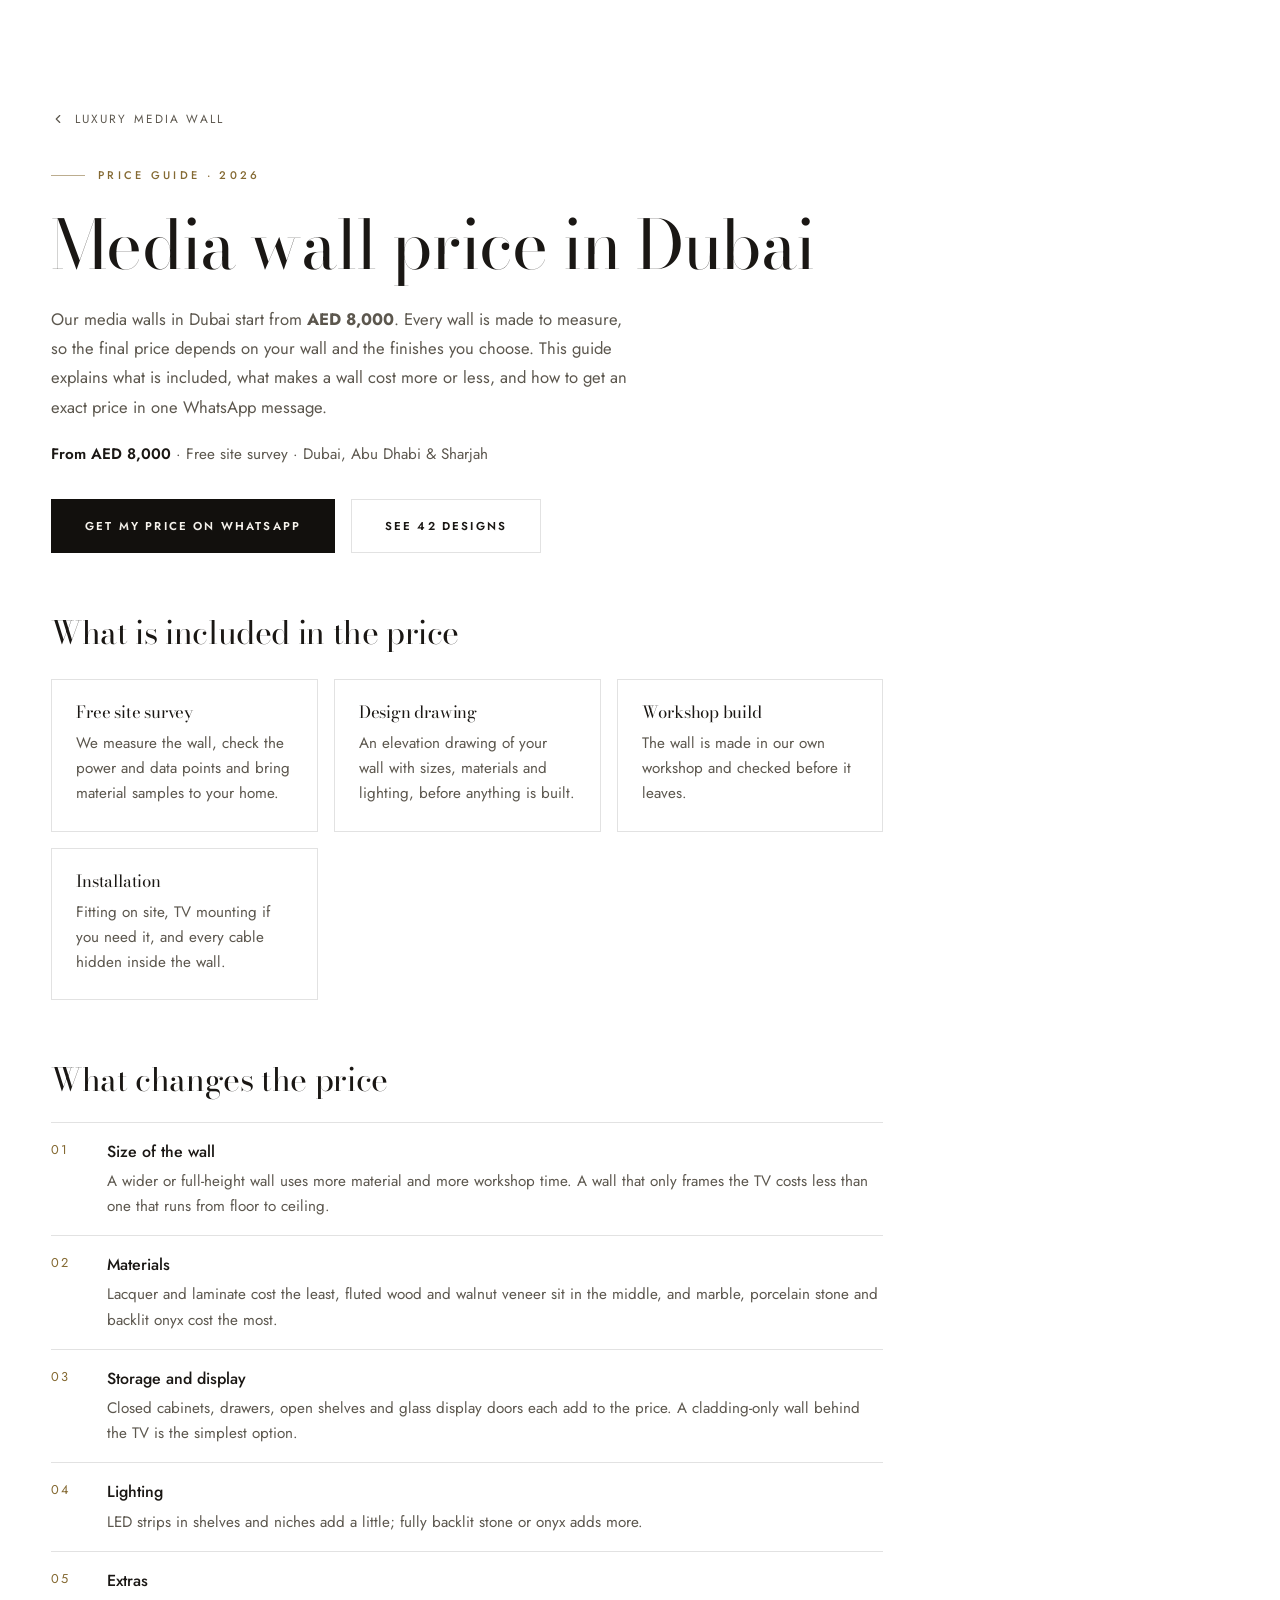
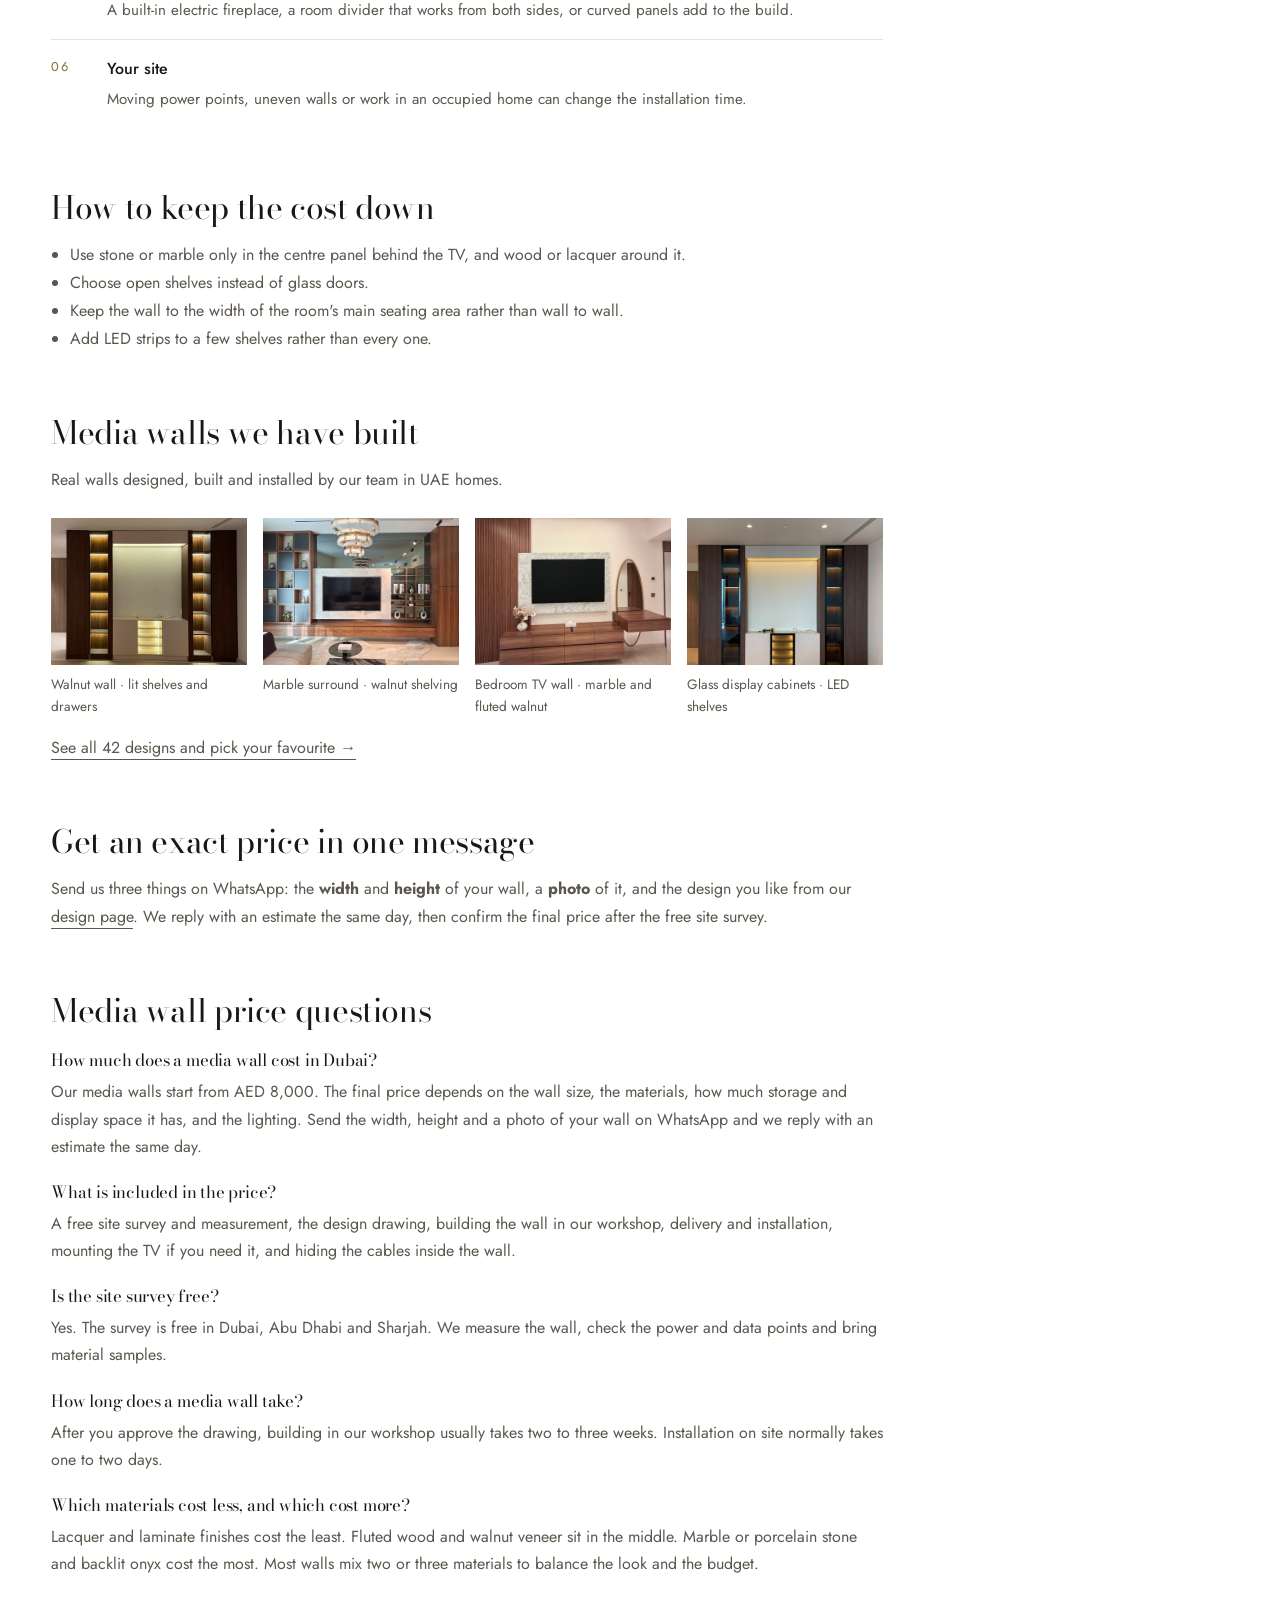
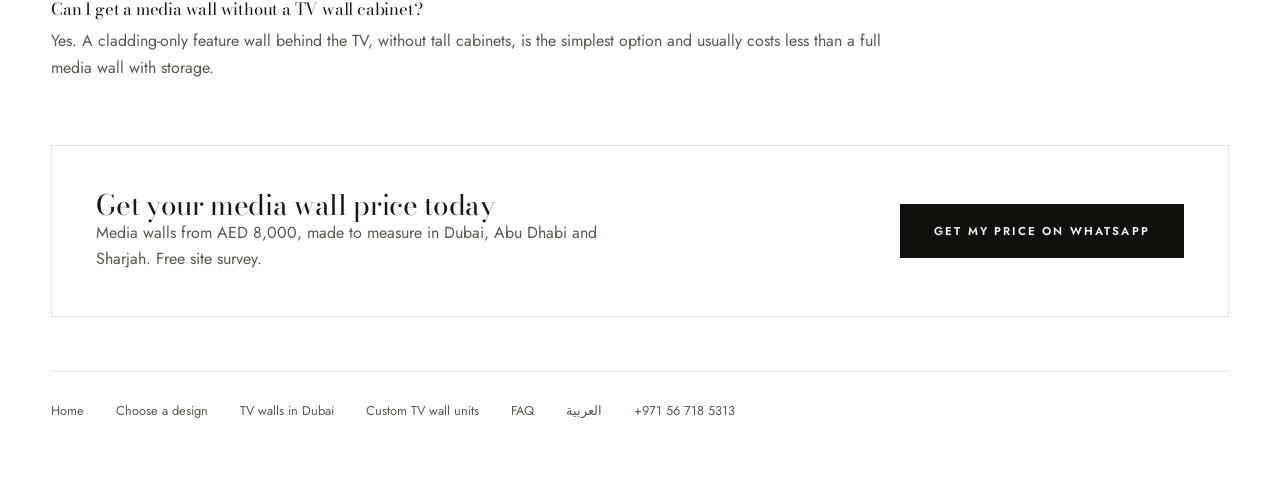
<file: media-wall-price-dubai/index.html>
<!DOCTYPE html>
<html lang="en">
<head>
<!-- Google tag (gtag.js) - same property as the homepage. -->
<script async src="https://www.googletagmanager.com/gtag/js?id=AW-18400415095"></script>
<script>
  window.dataLayer = window.dataLayer || [];
  function gtag(){dataLayer.push(arguments);}
  gtag('js', new Date());

  gtag('config', 'AW-18400415095');
  gtag('config', 'G-X50L5FXLE8');
</script>
<meta charset="utf-8">
<meta name="viewport" content="width=device-width, initial-scale=1, viewport-fit=cover">
<script type="text/javascript" src="//script.crazyegg.com/pages/scripts/0133/8103.js" async="async"></script>

<title>Media Wall Price in Dubai (2026 Guide) | From AED 8,000</title>
<meta name="description" content="How much a media wall costs in Dubai in 2026: our media walls start from AED 8,000. What changes the price, what is included, and how to get an exact quote on WhatsApp.">
<meta name="author" content="Luxury Media Wall">
<meta name="robots" content="index, follow">
<meta name="theme-color" content="#111111">
<link rel="canonical" href="https://luxurymediawall.com/media-wall-price-dubai/">
<link rel="alternate" hreflang="en" href="https://luxurymediawall.com/media-wall-price-dubai/">
<link rel="alternate" hreflang="ar" href="https://luxurymediawall.com/ar/media-wall-price-dubai/">
<link rel="alternate" hreflang="x-default" href="https://luxurymediawall.com/media-wall-price-dubai/">

<meta property="og:type" content="article">
<meta property="og:locale" content="en_AE">
<meta property="og:site_name" content="Luxury Media Wall">
<meta property="og:title" content="Media Wall Price in Dubai (2026 Guide) | From AED 8,000">
<meta property="og:description" content="How much a media wall costs in Dubai in 2026: our media walls start from AED 8,000. What changes the price, what is included, and how to get an exact quote on WhatsApp.">
<meta property="og:url" content="https://luxurymediawall.com/media-wall-price-dubai/">
<meta property="og:image" content="https://luxurymediawall.com/assets/img/real-07-walnut-media-wall-1400.jpg">
<meta name="twitter:card" content="summary_large_image">
<meta name="twitter:title" content="Media Wall Price in Dubai (2026 Guide) | From AED 8,000">
<meta name="twitter:description" content="How much a media wall costs in Dubai in 2026: our media walls start from AED 8,000. What changes the price, what is included, and how to get an exact quote on WhatsApp.">
<meta name="twitter:image" content="https://luxurymediawall.com/assets/img/real-07-walnut-media-wall-1400.jpg">

<link rel="icon" href="data:image/svg+xml,%3Csvg xmlns='http://www.w3.org/2000/svg' viewBox='0 0 32 32'%3E%3Crect width='32' height='32' fill='%23111111'/%3E%3Crect x='6' y='7' width='20' height='13' fill='%23C6A66B'/%3E%3Crect x='8.5' y='9.5' width='15' height='8' fill='%23111111'/%3E%3Crect x='6' y='23' width='20' height='2.5' fill='%238A8176'/%3E%3C/svg%3E">

<link rel="preconnect" href="https://fonts.googleapis.com">
<link rel="preconnect" href="https://fonts.gstatic.com" crossorigin>
<link href="https://fonts.googleapis.com/css2?family=Bodoni+Moda:ital,opsz,wght@0,6..96,400;0,6..96,500;0,6..96,600;1,6..96,400&family=Jost:wght@300;400;500;600&display=swap" rel="stylesheet">

<link rel="stylesheet" href="../assets/css/style.css">
<link rel="stylesheet" href="../assets/css/sections.css">
<link rel="stylesheet" href="../assets/css/service.css">
</head>

<body>
<a class="skip-link" href="#svc-main">Skip to content</a>

<main class="shell svc" id="svc-main">

  <a class="svc__back" href="../">
    <svg viewBox="0 0 24 24" width="14" height="14" fill="none" stroke="currentColor" stroke-width="2" stroke-linecap="round" stroke-linejoin="round" aria-hidden="true"><path d="m15 18-6-6 6-6"/></svg>
    Luxury Media Wall
  </a>

  <div class="svc__head">
    <p class="eyebrow mt-8">Price guide · 2026</p>
    <h1 class="h1 mt-6">Media wall price in Dubai</h1>
    <p class="lede svc__intro">Our media walls in Dubai start from <strong>AED 8,000</strong>. Every wall is made to measure, so the final price depends on your wall and the finishes you choose. This guide explains what is included, what makes a wall cost more or less, and how to get an exact price in one WhatsApp message.</p>
    <p class="svc__price"><strong>From AED 8,000</strong> · Free site survey · Dubai, Abu Dhabi &amp; Sharjah</p>
    <div class="svc__actions">
      <a class="btn btn--dark" href="https://wa.me/971567185313?text=Hi%20%F0%9F%91%8B%20I%27d%20like%20a%20price%20for%20a%20media%20wall.%20Can%20you%20help%3F" target="_blank" rel="noopener"><span>Get my price on WhatsApp</span></a>
      <a class="btn btn--outline" href="../designs/"><span>See 42 designs</span></a>
    </div>
  </div>

  <section class="svc__section">
    <h2>What is included in the price</h2>
    <div class="svc__grid">
      <div class="svc__card"><h3>Free site survey</h3><p>We measure the wall, check the power and data points and bring material samples to your home.</p></div>
      <div class="svc__card"><h3>Design drawing</h3><p>An elevation drawing of your wall with sizes, materials and lighting, before anything is built.</p></div>
      <div class="svc__card"><h3>Workshop build</h3><p>The wall is made in our own workshop and checked before it leaves.</p></div>
      <div class="svc__card"><h3>Installation</h3><p>Fitting on site, TV mounting if you need it, and every cable hidden inside the wall.</p></div>
    </div>
  </section>

  <section class="svc__section">
    <h2>What changes the price</h2>
    <ol class="svc__steps">
      <li><strong>Size of the wall</strong><span>A wider or full-height wall uses more material and more workshop time. A wall that only frames the TV costs less than one that runs from floor to ceiling.</span></li>
      <li><strong>Materials</strong><span>Lacquer and laminate cost the least, fluted wood and walnut veneer sit in the middle, and marble, porcelain stone and backlit onyx cost the most.</span></li>
      <li><strong>Storage and display</strong><span>Closed cabinets, drawers, open shelves and glass display doors each add to the price. A cladding-only wall behind the TV is the simplest option.</span></li>
      <li><strong>Lighting</strong><span>LED strips in shelves and niches add a little; fully backlit stone or onyx adds more.</span></li>
      <li><strong>Extras</strong><span>A built-in electric fireplace, a room divider that works from both sides, or curved panels add to the build.</span></li>
      <li><strong>Your site</strong><span>Moving power points, uneven walls or work in an occupied home can change the installation time.</span></li>
    </ol>
  </section>

  <section class="svc__section">
    <h2>How to keep the cost down</h2>
    <ul class="svc__list">
      <li>Use stone or marble only in the centre panel behind the TV, and wood or lacquer around it.</li>
      <li>Choose open shelves instead of glass doors.</li>
      <li>Keep the wall to the width of the room's main seating area rather than wall to wall.</li>
      <li>Add LED strips to a few shelves rather than every one.</li>
    </ul>
  </section>

  <section class="svc__section svc__section--wide">
    <h2>Media walls we have built</h2>
    <p>Real walls designed, built and installed by our team in UAE homes.</p>
    <div class="svc__gallery">
      <figure>
        <img src="../assets/img/real-07-walnut-media-wall-480.jpg" srcset="../assets/img/real-07-walnut-media-wall-480.jpg 480w, ../assets/img/real-07-walnut-media-wall-900.jpg 900w" sizes="(min-width: 700px) 26rem, 100vw" loading="lazy" decoding="async" alt="Walnut media wall with lit open shelves and a floating unit with lit drawers">
        <figcaption>Walnut wall · lit shelves and drawers</figcaption>
      </figure>
      <figure>
        <img src="../assets/img/real-01-living-media-wall-480.jpg" srcset="../assets/img/real-01-living-media-wall-480.jpg 480w, ../assets/img/real-01-living-media-wall-900.jpg 900w" sizes="(min-width: 700px) 26rem, 100vw" loading="lazy" decoding="async" alt="Living room media wall with marble-look surround and walnut shelving">
        <figcaption>Marble surround · walnut shelving</figcaption>
      </figure>
      <figure>
        <img src="../assets/img/real-05-bedroom-tv-wall-480.jpg" srcset="../assets/img/real-05-bedroom-tv-wall-480.jpg 480w, ../assets/img/real-05-bedroom-tv-wall-900.jpg 900w" sizes="(min-width: 700px) 26rem, 100vw" loading="lazy" decoding="async" alt="Bedroom TV wall with white marble surround and fluted walnut panel">
        <figcaption>Bedroom TV wall · marble and fluted walnut</figcaption>
      </figure>
      <figure>
        <img src="../assets/img/real-08-glass-display-media-wall-480.jpg" srcset="../assets/img/real-08-glass-display-media-wall-480.jpg 480w, ../assets/img/real-08-glass-display-media-wall-900.jpg 900w" sizes="(min-width: 700px) 26rem, 100vw" loading="lazy" decoding="async" alt="Media wall with smoked glass display cabinets and LED shelves">
        <figcaption>Glass display cabinets · LED shelves</figcaption>
      </figure>
    </div>
    <p class="svc__more"><a href="../designs/">See all 42 designs and pick your favourite →</a></p>
  </section>

  <section class="svc__section">
    <h2>Get an exact price in one message</h2>
    <p>Send us three things on WhatsApp: the <strong>width</strong> and <strong>height</strong> of your wall, a <strong>photo</strong> of it, and the design you like from our <a href="../designs/">design page</a>. We reply with an estimate the same day, then confirm the final price after the free site survey.</p>
  </section>

  <section class="svc__section">
    <h2>Media wall price questions</h2>
    <div class="svc__qa">
      <h3>How much does a media wall cost in Dubai?</h3>
      <p>Our media walls start from AED 8,000. The final price depends on the wall size, the materials, how much storage and display space it has, and the lighting. Send the width, height and a photo of your wall on WhatsApp and we reply with an estimate the same day.</p>
      <h3>What is included in the price?</h3>
      <p>A free site survey and measurement, the design drawing, building the wall in our workshop, delivery and installation, mounting the TV if you need it, and hiding the cables inside the wall.</p>
      <h3>Is the site survey free?</h3>
      <p>Yes. The survey is free in Dubai, Abu Dhabi and Sharjah. We measure the wall, check the power and data points and bring material samples.</p>
      <h3>How long does a media wall take?</h3>
      <p>After you approve the drawing, building in our workshop usually takes two to three weeks. Installation on site normally takes one to two days.</p>
      <h3>Which materials cost less, and which cost more?</h3>
      <p>Lacquer and laminate finishes cost the least. Fluted wood and walnut veneer sit in the middle. Marble or porcelain stone and backlit onyx cost the most. Most walls mix two or three materials to balance the look and the budget.</p>
      <h3>Can I get a media wall without a TV wall cabinet?</h3>
      <p>Yes. A cladding-only feature wall behind the TV, without tall cabinets, is the simplest option and usually costs less than a full media wall with storage.</p>
    </div>
  </section>

  <div class="svc__cta">
    <div>
      <h2>Get your media wall price today</h2>
      <p>Media walls from AED 8,000, made to measure in Dubai, Abu Dhabi and Sharjah. Free site survey.</p>
    </div>
    <a class="btn btn--dark" href="https://wa.me/971567185313?text=Hi%20%F0%9F%91%8B%20I%27d%20like%20a%20price%20for%20a%20media%20wall.%20Can%20you%20help%3F" target="_blank" rel="noopener"><span>Get my price on WhatsApp</span></a>
  </div>

  <nav class="svc__nav" aria-label="Site">
    <a href="../">Home</a>
    <a href="../designs/">Choose a design</a>
    <a href="../tv-wall-dubai/">TV walls in Dubai</a>
    <a href="../custom-tv-wall-units/">Custom TV wall units</a>
    <a href="../faq/">FAQ</a>
    <a href="../ar/media-wall-price-dubai/">العربية</a>
    <a href="tel:+971567185313">+971 56 718 5313</a>
  </nav>

</main>

<script type="application/ld+json">
{
  "@context": "https://schema.org",
  "@graph": [
    {
      "@type": "Article",
      "@id": "https://luxurymediawall.com/media-wall-price-dubai/#article",
      "headline": "Media wall price in Dubai (2026 guide)",
      "description": "How much a media wall costs in Dubai in 2026: our media walls start from AED 8,000. What changes the price, what is included, and how to get an exact quote on WhatsApp.",
      "url": "https://luxurymediawall.com/media-wall-price-dubai/",
      "image": "https://luxurymediawall.com/assets/img/real-07-walnut-media-wall-1400.jpg",
      "datePublished": "2026-10-31",
      "dateModified": "2026-10-31",
      "author": {
        "@id": "https://luxurymediawall.com/#business"
      },
      "publisher": {
        "@id": "https://luxurymediawall.com/#business"
      }
    },
    {
      "@type": "FAQPage",
      "@id": "https://luxurymediawall.com/media-wall-price-dubai/#faq",
      "mainEntity": [
        {
          "@type": "Question",
          "name": "How much does a media wall cost in Dubai?",
          "acceptedAnswer": {
            "@type": "Answer",
            "text": "Our media walls start from AED 8,000. The final price depends on the wall size, the materials, how much storage and display space it has, and the lighting. Send the width, height and a photo of your wall on WhatsApp and we reply with an estimate the same day."
          }
        },
        {
          "@type": "Question",
          "name": "What is included in the price?",
          "acceptedAnswer": {
            "@type": "Answer",
            "text": "A free site survey and measurement, the design drawing, building the wall in our workshop, delivery and installation, mounting the TV if you need it, and hiding the cables inside the wall."
          }
        },
        {
          "@type": "Question",
          "name": "Is the site survey free?",
          "acceptedAnswer": {
            "@type": "Answer",
            "text": "Yes. The survey is free in Dubai, Abu Dhabi and Sharjah. We measure the wall, check the power and data points and bring material samples."
          }
        },
        {
          "@type": "Question",
          "name": "How long does a media wall take?",
          "acceptedAnswer": {
            "@type": "Answer",
            "text": "After you approve the drawing, building in our workshop usually takes two to three weeks. Installation on site normally takes one to two days."
          }
        },
        {
          "@type": "Question",
          "name": "Which materials cost less, and which cost more?",
          "acceptedAnswer": {
            "@type": "Answer",
            "text": "Lacquer and laminate finishes cost the least. Fluted wood and walnut veneer sit in the middle. Marble or porcelain stone and backlit onyx cost the most. Most walls mix two or three materials to balance the look and the budget."
          }
        },
        {
          "@type": "Question",
          "name": "Can I get a media wall without a TV wall cabinet?",
          "acceptedAnswer": {
            "@type": "Answer",
            "text": "Yes. A cladding-only feature wall behind the TV, without tall cabinets, is the simplest option and usually costs less than a full media wall with storage."
          }
        }
      ]
    }
  ]
}
</script>
<!-- site-config.js is too heavy for this page, so only the analytics IDs are
     repeated here. Keep them in step with ANALYTICS in site-config.js. -->
<script>
  var ANALYTICS = {
    measurementId:   'G-X50L5FXLE8',
    adsConversionId: 'AW-18400415095',
    metaPixelId:     '1425696606360438',
    adsLabels: { whatsappClick: 'AADECIO1zqIdEPeagMZE', phoneClick: 'kHtSCIGPo6MdEPeagMZE', enquiryForm: 'kHtSCIGPo6MdEPeagMZE' }
  };
</script>
<script src="../assets/js/analytics.js" defer></script>
<script src="../assets/js/wa-hint.js" defer></script>
</body>
</html>
</file>
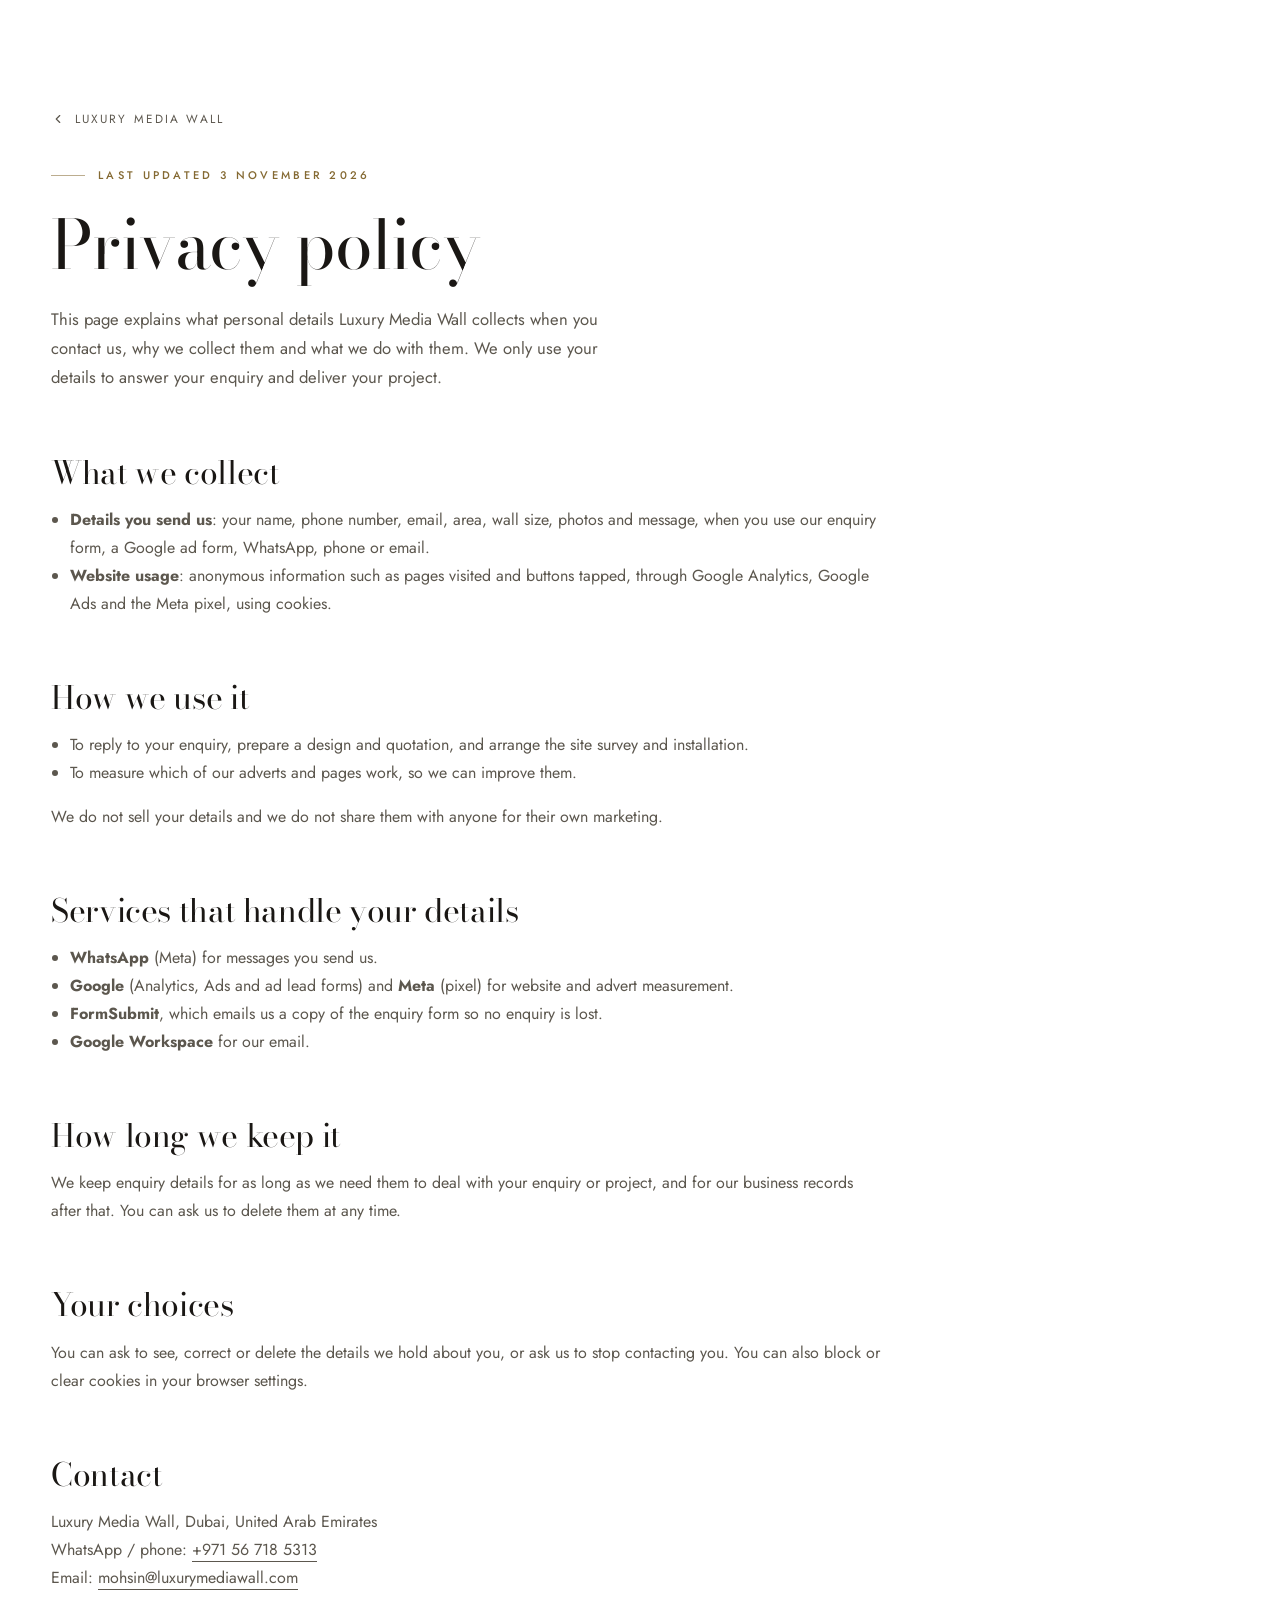
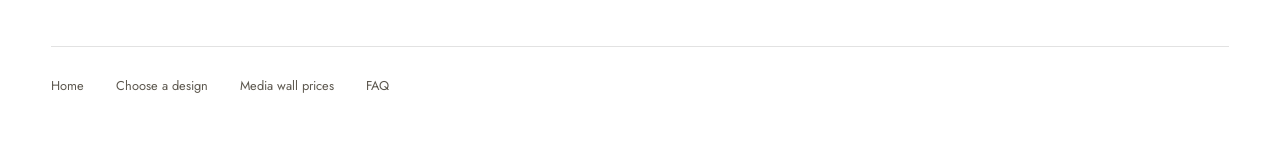
<file: privacy/index.html>
<!DOCTYPE html>
<html lang="en">
<head>
<!-- Google tag (gtag.js) - same property as the homepage. -->
<script async src="https://www.googletagmanager.com/gtag/js?id=AW-18400415095"></script>
<script>
  window.dataLayer = window.dataLayer || [];
  function gtag(){dataLayer.push(arguments);}
  gtag('js', new Date());

  gtag('config', 'AW-18400415095');
  gtag('config', 'G-X50L5FXLE8');
</script>
<meta charset="utf-8">
<meta name="viewport" content="width=device-width, initial-scale=1, viewport-fit=cover">
<script type="text/javascript" src="//script.crazyegg.com/pages/scripts/0133/8103.js" async="async"></script>

<title>Privacy Policy | Luxury Media Wall</title>
<meta name="description" content="How Luxury Media Wall collects and uses the details you send us through our website, WhatsApp and Google ads.">
<meta name="author" content="Luxury Media Wall">
<meta name="robots" content="index, follow">
<meta name="theme-color" content="#111111">
<link rel="canonical" href="https://luxurymediawall.com/privacy/">

<meta property="og:type" content="website">
<meta property="og:locale" content="en_AE">
<meta property="og:site_name" content="Luxury Media Wall">
<meta property="og:title" content="Privacy Policy | Luxury Media Wall">
<meta property="og:description" content="How Luxury Media Wall collects and uses the details you send us through our website, WhatsApp and Google ads.">
<meta property="og:url" content="https://luxurymediawall.com/privacy/">
<meta property="og:image" content="https://ik.imagekit.io/ojutq4xhq/media-wall/hero-poster.jpg?tr=w-1200,q-auto">
<meta name="twitter:card" content="summary_large_image">
<meta name="twitter:title" content="Privacy Policy | Luxury Media Wall">
<meta name="twitter:description" content="How Luxury Media Wall collects and uses the details you send us through our website, WhatsApp and Google ads.">
<meta name="twitter:image" content="https://ik.imagekit.io/ojutq4xhq/media-wall/hero-poster.jpg?tr=w-1200,q-auto">

<link rel="icon" href="data:image/svg+xml,%3Csvg xmlns='http://www.w3.org/2000/svg' viewBox='0 0 32 32'%3E%3Crect width='32' height='32' fill='%23111111'/%3E%3Crect x='6' y='7' width='20' height='13' fill='%23C6A66B'/%3E%3Crect x='8.5' y='9.5' width='15' height='8' fill='%23111111'/%3E%3Crect x='6' y='23' width='20' height='2.5' fill='%238A8176'/%3E%3C/svg%3E">

<link rel="preconnect" href="https://fonts.googleapis.com">
<link rel="preconnect" href="https://fonts.gstatic.com" crossorigin>
<link href="https://fonts.googleapis.com/css2?family=Bodoni+Moda:ital,opsz,wght@0,6..96,400;0,6..96,500;0,6..96,600;1,6..96,400&family=Jost:wght@300;400;500;600&display=swap" rel="stylesheet">

<link rel="stylesheet" href="../assets/css/style.css">
<link rel="stylesheet" href="../assets/css/sections.css">
<link rel="stylesheet" href="../assets/css/service.css">
</head>

<body>
<a class="skip-link" href="#svc-main">Skip to content</a>
<main class="shell svc" id="svc-main">
  <a class="svc__back" href="../">
    <svg viewBox="0 0 24 24" width="14" height="14" fill="none" stroke="currentColor" stroke-width="2" stroke-linecap="round" stroke-linejoin="round" aria-hidden="true"><path d="m15 18-6-6 6-6"/></svg>
    Luxury Media Wall
  </a>
  <div class="svc__head">
    <p class="eyebrow mt-8">Last updated 3 November 2026</p>
    <h1 class="h1 mt-6">Privacy policy</h1>
    <p class="lede svc__intro">This page explains what personal details Luxury Media Wall collects when you contact us, why we collect them and what we do with them. We only use your details to answer your enquiry and deliver your project.</p>
  </div>

  <section class="svc__section">
    <h2>What we collect</h2>
    <ul class="svc__list">
      <li><strong>Details you send us</strong>: your name, phone number, email, area, wall size, photos and message, when you use our enquiry form, a Google ad form, WhatsApp, phone or email.</li>
      <li><strong>Website usage</strong>: anonymous information such as pages visited and buttons tapped, through Google Analytics, Google Ads and the Meta pixel, using cookies.</li>
    </ul>
  </section>

  <section class="svc__section">
    <h2>How we use it</h2>
    <ul class="svc__list">
      <li>To reply to your enquiry, prepare a design and quotation, and arrange the site survey and installation.</li>
      <li>To measure which of our adverts and pages work, so we can improve them.</li>
    </ul>
    <p>We do not sell your details and we do not share them with anyone for their own marketing.</p>
  </section>

  <section class="svc__section">
    <h2>Services that handle your details</h2>
    <ul class="svc__list">
      <li><strong>WhatsApp</strong> (Meta) for messages you send us.</li>
      <li><strong>Google</strong> (Analytics, Ads and ad lead forms) and <strong>Meta</strong> (pixel) for website and advert measurement.</li>
      <li><strong>FormSubmit</strong>, which emails us a copy of the enquiry form so no enquiry is lost.</li>
      <li><strong>Google Workspace</strong> for our email.</li>
    </ul>
  </section>

  <section class="svc__section">
    <h2>How long we keep it</h2>
    <p>We keep enquiry details for as long as we need them to deal with your enquiry or project, and for our business records after that. You can ask us to delete them at any time.</p>
  </section>

  <section class="svc__section">
    <h2>Your choices</h2>
    <p>You can ask to see, correct or delete the details we hold about you, or ask us to stop contacting you. You can also block or clear cookies in your browser settings.</p>
  </section>

  <section class="svc__section">
    <h2>Contact</h2>
    <p>Luxury Media Wall, Dubai, United Arab Emirates<br>
    WhatsApp / phone: <a href="https://wa.me/971567185313" dir="ltr">+971 56 718 5313</a><br>
    Email: <a href="mailto:mohsin@luxurymediawall.com">mohsin@luxurymediawall.com</a></p>
  </section>

  <nav class="svc__nav" aria-label="Site">
    <a href="../">Home</a>
    <a href="../designs/">Choose a design</a>
    <a href="../media-wall-price-dubai/">Media wall prices</a>
    <a href="../faq/">FAQ</a>
  </nav>
</main>
<!-- site-config.js is too heavy for this page, so only the analytics IDs are
     repeated here. Keep them in step with ANALYTICS in site-config.js. -->
<script>
  var ANALYTICS = {
    measurementId:   'G-X50L5FXLE8',
    adsConversionId: 'AW-18400415095',
    metaPixelId:     '1425696606360438',
    adsLabels: { whatsappClick: 'AADECIO1zqIdEPeagMZE', phoneClick: 'kHtSCIGPo6MdEPeagMZE', enquiryForm: 'kHtSCIGPo6MdEPeagMZE' }
  };
</script>
<script src="../assets/js/analytics.js" defer></script>
<script src="../assets/js/wa-hint.js" defer></script>
</body>
</html>
</file>
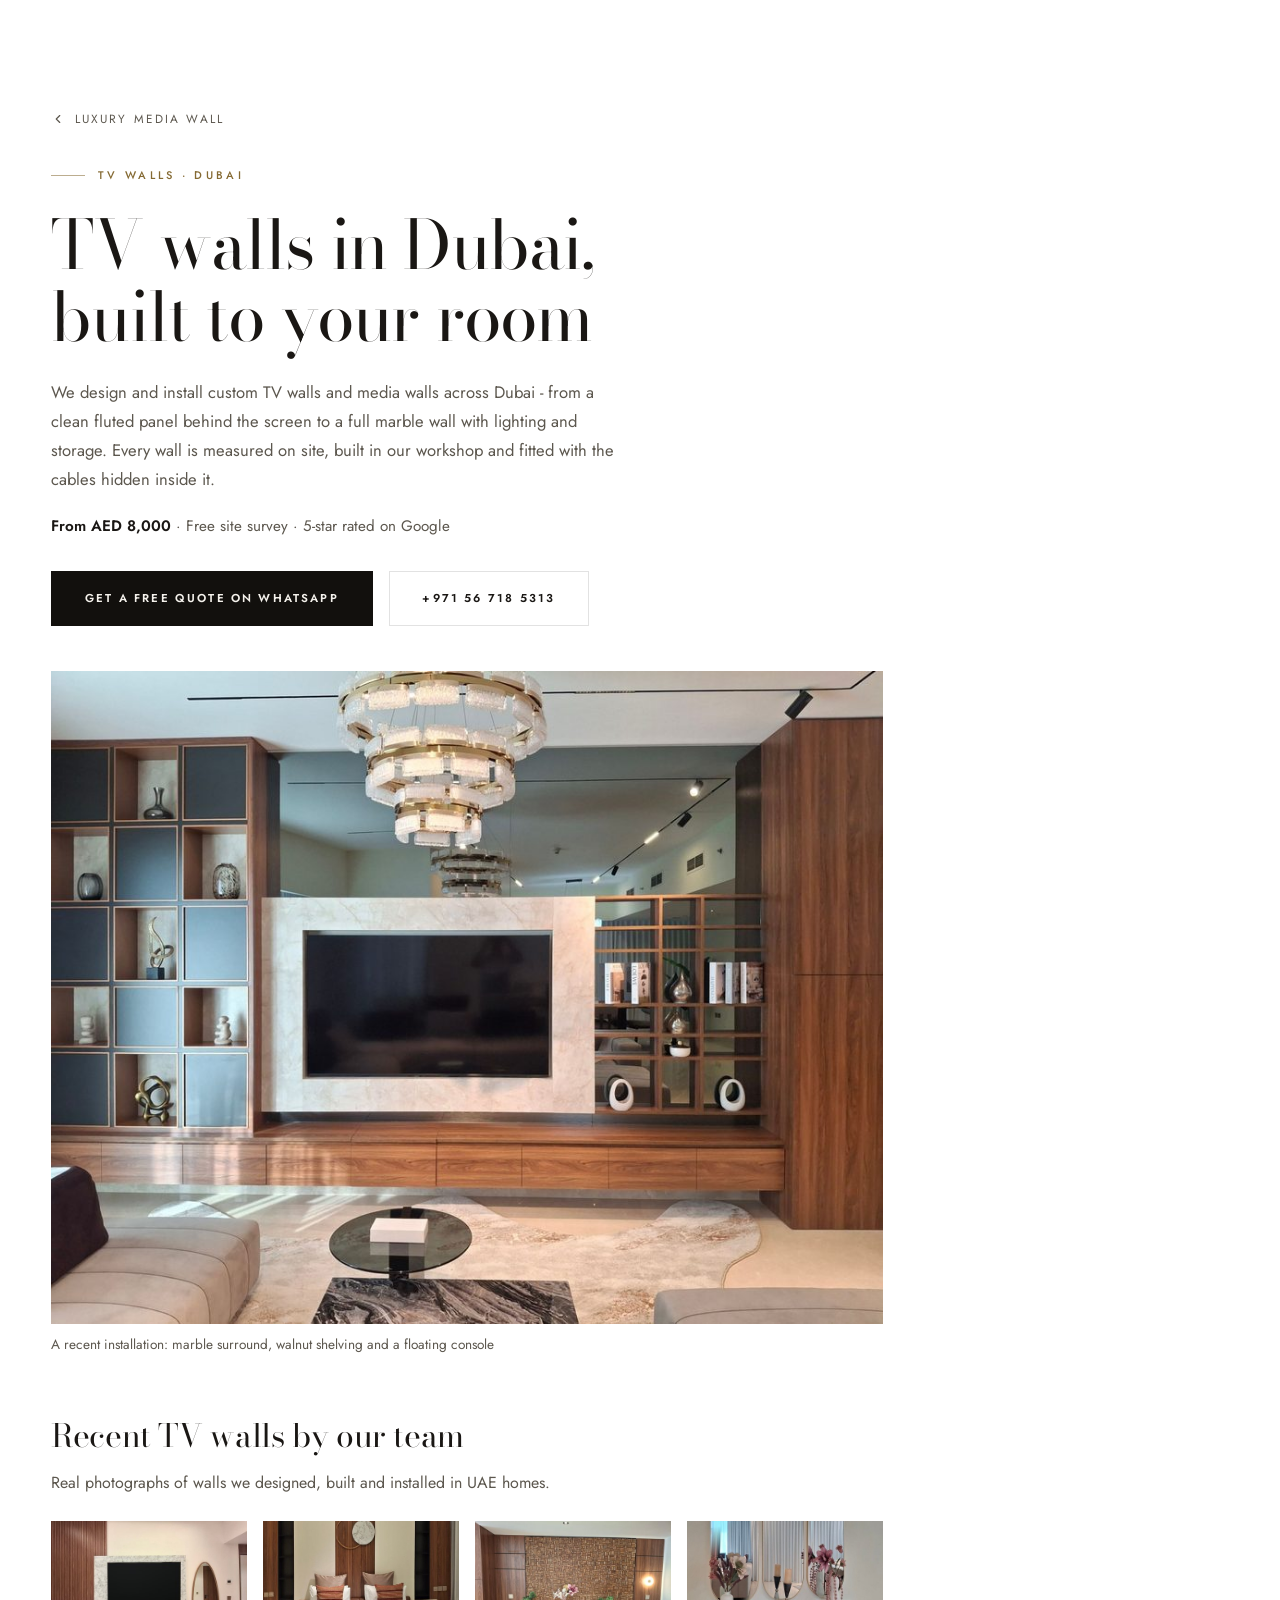
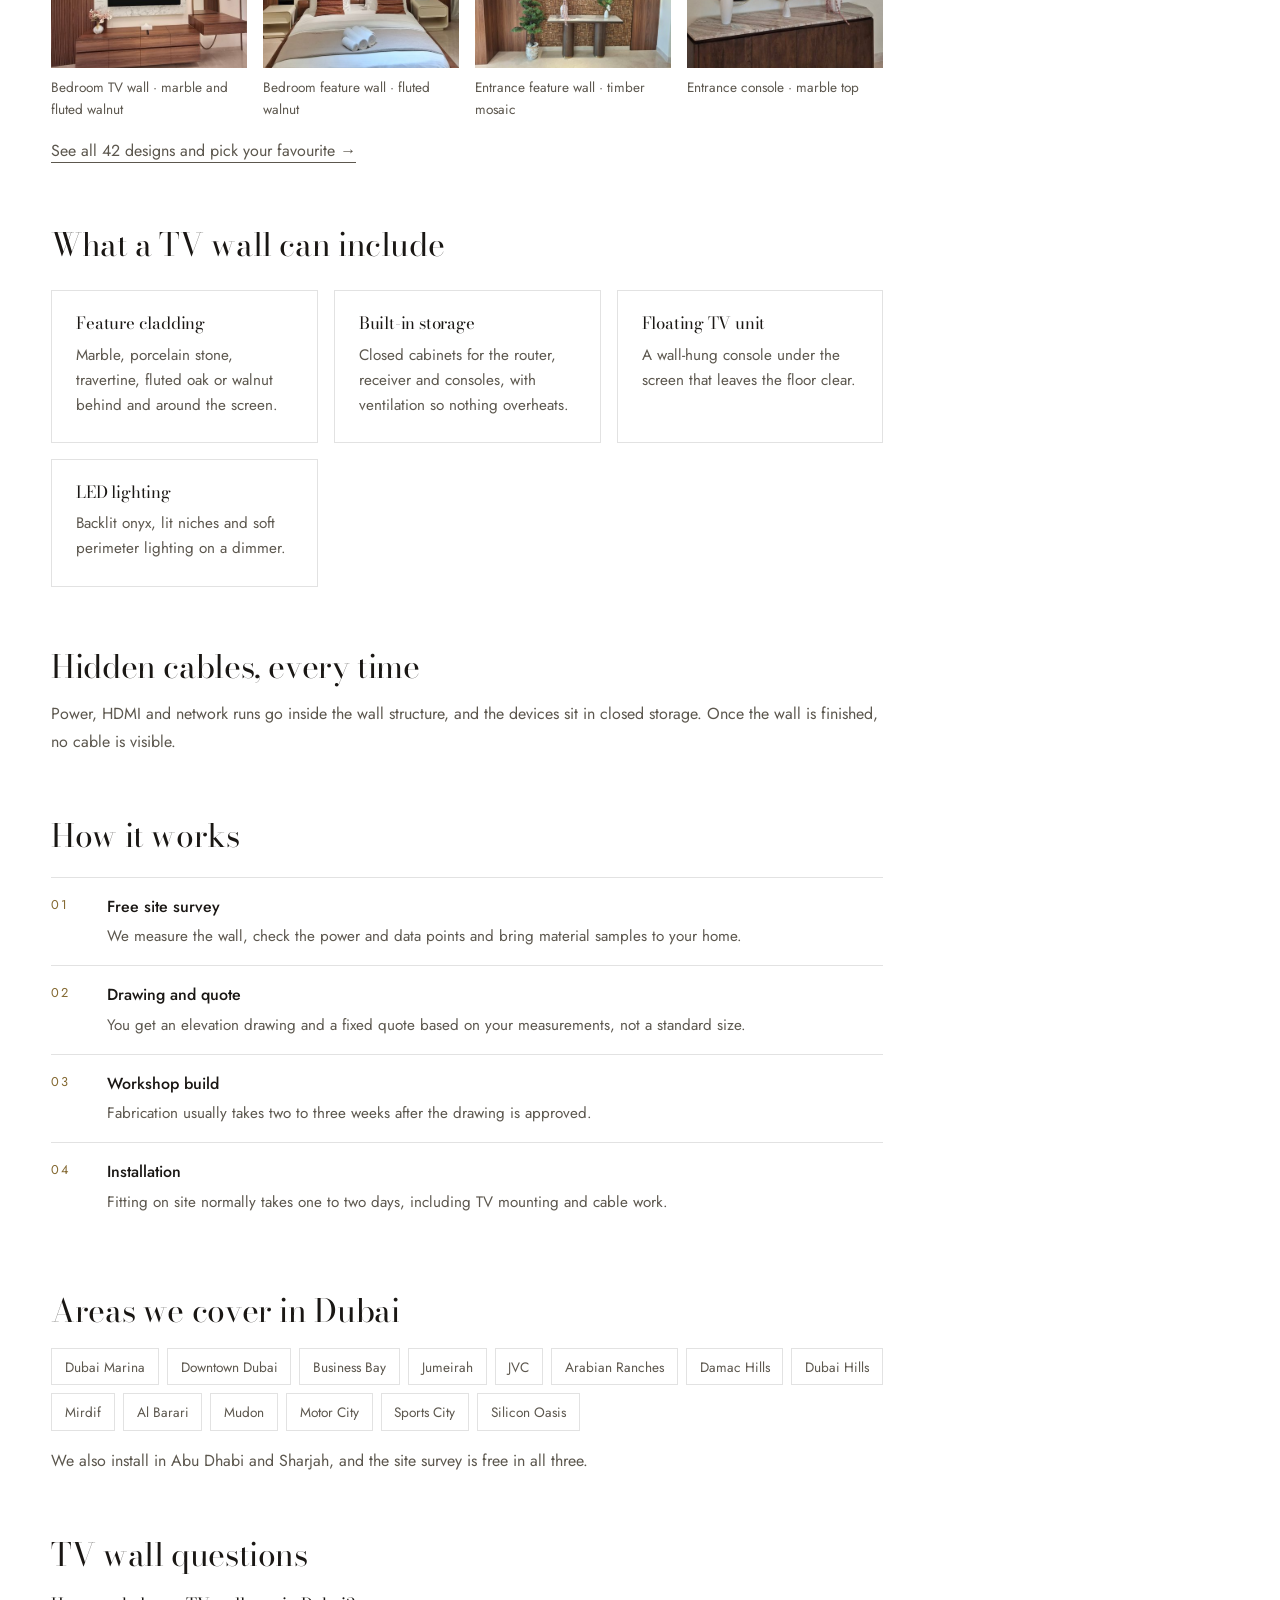
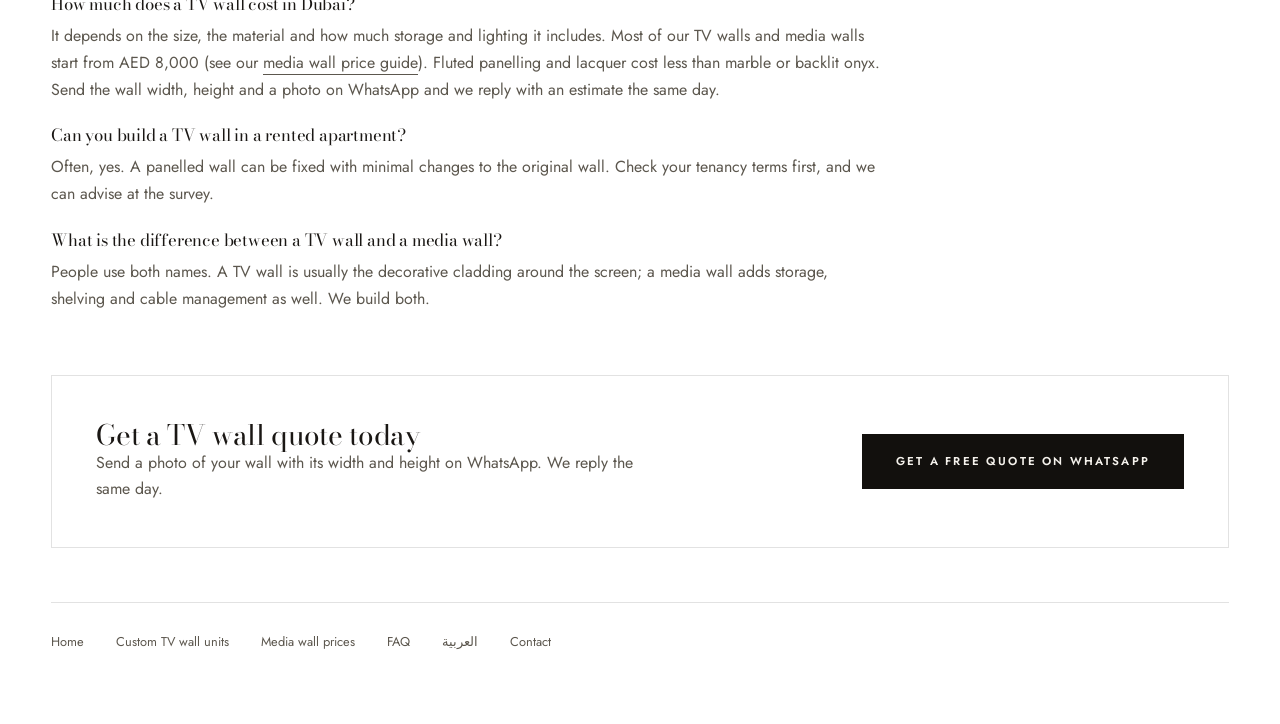
<file: tv-wall-dubai/index.html>
<!DOCTYPE html>
<html lang="en">
<head>
<!-- Google tag (gtag.js) - same property as the homepage. -->
<script async src="https://www.googletagmanager.com/gtag/js?id=AW-18400415095"></script>
<script>
  window.dataLayer = window.dataLayer || [];
  function gtag(){dataLayer.push(arguments);}
  gtag('js', new Date());

  gtag('config', 'AW-18400415095');
  gtag('config', 'G-X50L5FXLE8');
</script>
<meta charset="utf-8">
<meta name="viewport" content="width=device-width, initial-scale=1, viewport-fit=cover">
<script type="text/javascript" src="//script.crazyegg.com/pages/scripts/0133/8103.js" async="async"></script>

<title>TV Wall Dubai | Custom TV Feature Walls &amp; Wall Units</title>
<meta name="description" content="Custom TV walls in Dubai from AED 8,000: marble, fluted wood, backlit onyx and LED feature walls with hidden cables. Made to measure, installed in 1-2 days. Free site survey.">
<meta name="author" content="Luxury Media Wall">
<meta name="robots" content="index, follow">
<meta name="theme-color" content="#111111">
<link rel="canonical" href="https://luxurymediawall.com/tv-wall-dubai/">

<meta property="og:type" content="website">
<meta property="og:locale" content="en_AE">
<meta property="og:site_name" content="Luxury Media Wall">
<meta property="og:title" content="TV Wall Dubai | Custom TV Feature Walls &amp; Wall Units">
<meta property="og:description" content="Custom TV walls in Dubai from AED 8,000: marble, fluted wood, backlit onyx and LED feature walls with hidden cables. Made to measure, installed in 1-2 days. Free site survey.">
<meta property="og:url" content="https://luxurymediawall.com/tv-wall-dubai/">
<meta property="og:image" content="https://ik.imagekit.io/ojutq4xhq/media-wall/hero-poster.jpg?tr=w-1200,q-auto">
<meta name="twitter:card" content="summary_large_image">
<meta name="twitter:title" content="TV Wall Dubai | Custom TV Feature Walls &amp; Wall Units">
<meta name="twitter:description" content="Custom TV walls in Dubai from AED 8,000: marble, fluted wood, backlit onyx and LED feature walls with hidden cables. Made to measure, installed in 1-2 days. Free site survey.">
<meta name="twitter:image" content="https://ik.imagekit.io/ojutq4xhq/media-wall/hero-poster.jpg?tr=w-1200,q-auto">

<link rel="icon" href="data:image/svg+xml,%3Csvg xmlns='http://www.w3.org/2000/svg' viewBox='0 0 32 32'%3E%3Crect width='32' height='32' fill='%23111111'/%3E%3Crect x='6' y='7' width='20' height='13' fill='%23C6A66B'/%3E%3Crect x='8.5' y='9.5' width='15' height='8' fill='%23111111'/%3E%3Crect x='6' y='23' width='20' height='2.5' fill='%238A8176'/%3E%3C/svg%3E">

<link rel="preconnect" href="https://fonts.googleapis.com">
<link rel="preconnect" href="https://fonts.gstatic.com" crossorigin>
<link href="https://fonts.googleapis.com/css2?family=Bodoni+Moda:ital,opsz,wght@0,6..96,400;0,6..96,500;0,6..96,600;1,6..96,400&family=Jost:wght@300;400;500;600&display=swap" rel="stylesheet">

<link rel="stylesheet" href="../assets/css/style.css">
<link rel="stylesheet" href="../assets/css/sections.css">
<link rel="stylesheet" href="../assets/css/service.css">
</head>

<body>
<a class="skip-link" href="#svc-main">Skip to content</a>

<main class="shell svc" id="svc-main">

  <a class="svc__back" href="../">
    <svg viewBox="0 0 24 24" width="14" height="14" fill="none" stroke="currentColor" stroke-width="2" stroke-linecap="round" stroke-linejoin="round" aria-hidden="true"><path d="m15 18-6-6 6-6"/></svg>
    Luxury Media Wall
  </a>

  <div class="svc__head">
    <p class="eyebrow mt-8">TV walls · Dubai</p>
    <h1 class="h1 mt-6">TV walls in Dubai, built to your room</h1>
    <p class="lede svc__intro">We design and install custom TV walls and media walls across Dubai - from a clean fluted panel behind the screen to a full marble wall with lighting and storage. Every wall is measured on site, built in our workshop and fitted with the cables hidden inside it.</p>
    <p class="svc__price"><strong>From AED 8,000</strong> · Free site survey · 5-star rated on Google</p>
    <div class="svc__actions">
      <a class="btn btn--dark" href="https://wa.me/971567185313?text=Hi%20%F0%9F%91%8B%20I%27d%20like%20a%20price%20for%20a%20TV%20wall%20in%20Dubai.%20Can%20you%20help%3F" target="_blank" rel="noopener"><span>Get a free quote on WhatsApp</span></a>
      <a class="btn btn--outline" href="tel:+971567185313"><span dir="ltr">+971 56 718 5313</span></a>
    </div>
  </div>

  <figure class="svc__photo">
    <img src="../assets/img/real-01-living-media-wall-900.jpg"
         srcset="../assets/img/real-01-living-media-wall-480.jpg 480w, ../assets/img/real-01-living-media-wall-900.jpg 900w, ../assets/img/real-01-living-media-wall-1400.jpg 1400w"
         sizes="(min-width: 900px) 52rem, 100vw" width="1600" height="1200" decoding="async"
         alt="Living room media wall built by Luxury Media Wall with a marble-look TV surround and walnut shelving">
    <figcaption>A recent installation: marble surround, walnut shelving and a floating console</figcaption>
  </figure>

  <section class="svc__section svc__section--wide">
    <h2>Recent TV walls by our team</h2>
    <p>Real photographs of walls we designed, built and installed in UAE homes.</p>
    <div class="svc__gallery">
      <figure>
        <img src="../assets/img/real-05-bedroom-tv-wall-480.jpg" srcset="../assets/img/real-05-bedroom-tv-wall-480.jpg 480w, ../assets/img/real-05-bedroom-tv-wall-900.jpg 900w" sizes="(min-width: 700px) 26rem, 100vw" loading="lazy" decoding="async" alt="Bedroom TV wall with a white marble surround, fluted walnut panel and floating drawers">
        <figcaption>Bedroom TV wall · marble and fluted walnut</figcaption>
      </figure>
      <figure>
        <img src="../assets/img/real-02-bedroom-feature-wall-480.jpg" srcset="../assets/img/real-02-bedroom-feature-wall-480.jpg 480w, ../assets/img/real-02-bedroom-feature-wall-900.jpg 900w" sizes="(min-width: 700px) 26rem, 100vw" loading="lazy" decoding="async" alt="Fluted walnut bedroom feature wall with built-in lighting">
        <figcaption>Bedroom feature wall · fluted walnut</figcaption>
      </figure>
      <figure>
        <img src="../assets/img/real-03-entrance-wood-mosaic-480.jpg" srcset="../assets/img/real-03-entrance-wood-mosaic-480.jpg 480w, ../assets/img/real-03-entrance-wood-mosaic-900.jpg 900w" sizes="(min-width: 700px) 26rem, 100vw" loading="lazy" decoding="async" alt="Entrance feature wall in 3D timber mosaic with walnut panels">
        <figcaption>Entrance feature wall · timber mosaic</figcaption>
      </figure>
      <figure>
        <img src="../assets/img/real-06-mirror-console-480.jpg" srcset="../assets/img/real-06-mirror-console-480.jpg 480w, ../assets/img/real-06-mirror-console-900.jpg 900w" sizes="(min-width: 700px) 26rem, 100vw" loading="lazy" decoding="async" alt="Solid wood console with a marble top under three gold oval mirrors">
        <figcaption>Entrance console · marble top</figcaption>
      </figure>
    </div>
    <p class="svc__more"><a href="../designs/">See all 42 designs and pick your favourite →</a></p>
  </section>

  <section class="svc__section">
    <h2>What a TV wall can include</h2>
    <div class="svc__grid">
      <div class="svc__card"><h3>Feature cladding</h3><p>Marble, porcelain stone, travertine, fluted oak or walnut behind and around the screen.</p></div>
      <div class="svc__card"><h3>Built-in storage</h3><p>Closed cabinets for the router, receiver and consoles, with ventilation so nothing overheats.</p></div>
      <div class="svc__card"><h3>Floating TV unit</h3><p>A wall-hung console under the screen that leaves the floor clear.</p></div>
      <div class="svc__card"><h3>LED lighting</h3><p>Backlit onyx, lit niches and soft perimeter lighting on a dimmer.</p></div>
    </div>
  </section>

  <section class="svc__section">
    <h2>Hidden cables, every time</h2>
    <p>Power, HDMI and network runs go inside the wall structure, and the devices sit in closed storage. Once the wall is finished, no cable is visible.</p>
  </section>

  <section class="svc__section">
    <h2>How it works</h2>
    <ol class="svc__steps">
      <li><strong>Free site survey</strong><span>We measure the wall, check the power and data points and bring material samples to your home.</span></li>
      <li><strong>Drawing and quote</strong><span>You get an elevation drawing and a fixed quote based on your measurements, not a standard size.</span></li>
      <li><strong>Workshop build</strong><span>Fabrication usually takes two to three weeks after the drawing is approved.</span></li>
      <li><strong>Installation</strong><span>Fitting on site normally takes one to two days, including TV mounting and cable work.</span></li>
    </ol>
  </section>

  <section class="svc__section">
    <h2>Areas we cover in Dubai</h2>
    <ul class="svc__areas">
      <li>Dubai Marina</li>
      <li>Downtown Dubai</li>
      <li>Business Bay</li>
      <li>Jumeirah</li>
      <li>JVC</li>
      <li>Arabian Ranches</li>
      <li>Damac Hills</li>
      <li>Dubai Hills</li>
      <li>Mirdif</li>
      <li>Al Barari</li>
      <li>Mudon</li>
      <li>Motor City</li>
      <li>Sports City</li>
      <li>Silicon Oasis</li>
    </ul>
    <p>We also install in Abu Dhabi and Sharjah, and the site survey is free in all three.</p>
  </section>

  <section class="svc__section">
    <h2>TV wall questions</h2>
    <div class="svc__qa">
      <h3>How much does a TV wall cost in Dubai?</h3>
      <p>It depends on the size, the material and how much storage and lighting it includes. Most of our TV walls and media walls start from AED 8,000 (see our <a href="../media-wall-price-dubai/">media wall price guide</a>). Fluted panelling and lacquer cost less than marble or backlit onyx. Send the wall width, height and a photo on WhatsApp and we reply with an estimate the same day.</p>
      <h3>Can you build a TV wall in a rented apartment?</h3>
      <p>Often, yes. A panelled wall can be fixed with minimal changes to the original wall. Check your tenancy terms first, and we can advise at the survey.</p>
      <h3>What is the difference between a TV wall and a media wall?</h3>
      <p>People use both names. A TV wall is usually the decorative cladding around the screen; a media wall adds storage, shelving and cable management as well. We build both.</p>
    </div>
  </section>

  <div class="svc__cta">
    <div>
      <h2>Get a TV wall quote today</h2>
      <p>Send a photo of your wall with its width and height on WhatsApp. We reply the same day.</p>
    </div>
    <a class="btn btn--dark" href="https://wa.me/971567185313?text=Hi%20%F0%9F%91%8B%20I%27d%20like%20a%20price%20for%20a%20TV%20wall%20in%20Dubai.%20Can%20you%20help%3F" target="_blank" rel="noopener"><span>Get a free quote on WhatsApp</span></a>
  </div>

  <nav class="svc__nav" aria-label="Site">
    <a href="../">Home</a>
    <a href="../custom-tv-wall-units/">Custom TV wall units</a>
    <a href="../media-wall-price-dubai/">Media wall prices</a>
    <a href="../faq/">FAQ</a>
    <a href="../ar/">العربية</a>
    <a href="../#contact">Contact</a>
  </nav>

</main>

<script type="application/ld+json">
{
  "@context": "https://schema.org",
  "@graph": [
    {
      "@type": "Service",
      "@id": "https://luxurymediawall.com/tv-wall-dubai/#service",
      "name": "TV wall design and installation",
      "url": "https://luxurymediawall.com/tv-wall-dubai/",
      "description": "Custom TV walls in Dubai from AED 8,000: marble, fluted wood, backlit onyx and LED feature walls with hidden cables. Made to measure, installed in 1-2 days. Free site survey.",
      "provider": {
        "@id": "https://luxurymediawall.com/#business"
      },
      "areaServed": [
        "Dubai",
        "Abu Dhabi",
        "Sharjah"
      ]
    },
    {
      "@type": "BreadcrumbList",
      "itemListElement": [
        {
          "@type": "ListItem",
          "position": 1,
          "name": "Luxury Media Wall",
          "item": "https://luxurymediawall.com/"
        },
        {
          "@type": "ListItem",
          "position": 2,
          "name": "TV walls in Dubai, built to your room",
          "item": "https://luxurymediawall.com/tv-wall-dubai/"
        }
      ]
    },
    {
      "@type": "FAQPage",
      "@id": "https://luxurymediawall.com/tv-wall-dubai/#faq",
      "mainEntity": [
        {
          "@type": "Question",
          "name": "How much does a TV wall cost in Dubai?",
          "acceptedAnswer": {
            "@type": "Answer",
            "text": "It depends on the size, the material and how much storage and lighting it includes. Most of our TV walls and media walls start from AED 8,000. Fluted panelling and lacquer cost less than marble or backlit onyx. Send the wall width, height and a photo on WhatsApp and we reply with an estimate the same day."
          }
        },
        {
          "@type": "Question",
          "name": "Can you build a TV wall in a rented apartment?",
          "acceptedAnswer": {
            "@type": "Answer",
            "text": "Often, yes. A panelled wall can be fixed with minimal changes to the original wall. Check your tenancy terms first, and we can advise at the survey."
          }
        },
        {
          "@type": "Question",
          "name": "What is the difference between a TV wall and a media wall?",
          "acceptedAnswer": {
            "@type": "Answer",
            "text": "People use both names. A TV wall is usually the decorative cladding around the screen; a media wall adds storage, shelving and cable management as well. We build both."
          }
        }
      ]
    }
  ]
}
</script>
<!-- site-config.js is too heavy for this page, so only the analytics IDs are
     repeated here. Keep them in step with ANALYTICS in site-config.js. -->
<script>
  var ANALYTICS = {
    measurementId:   'G-X50L5FXLE8',
    adsConversionId: 'AW-18400415095',
    metaPixelId:     '1425696606360438',
    adsLabels: { whatsappClick: 'AADECIO1zqIdEPeagMZE', phoneClick: 'kHtSCIGPo6MdEPeagMZE', enquiryForm: 'kHtSCIGPo6MdEPeagMZE' }
  };
</script>
<script src="../assets/js/analytics.js" defer></script>
<script src="../assets/js/wa-hint.js" defer></script>
</body>
</html>
</file>
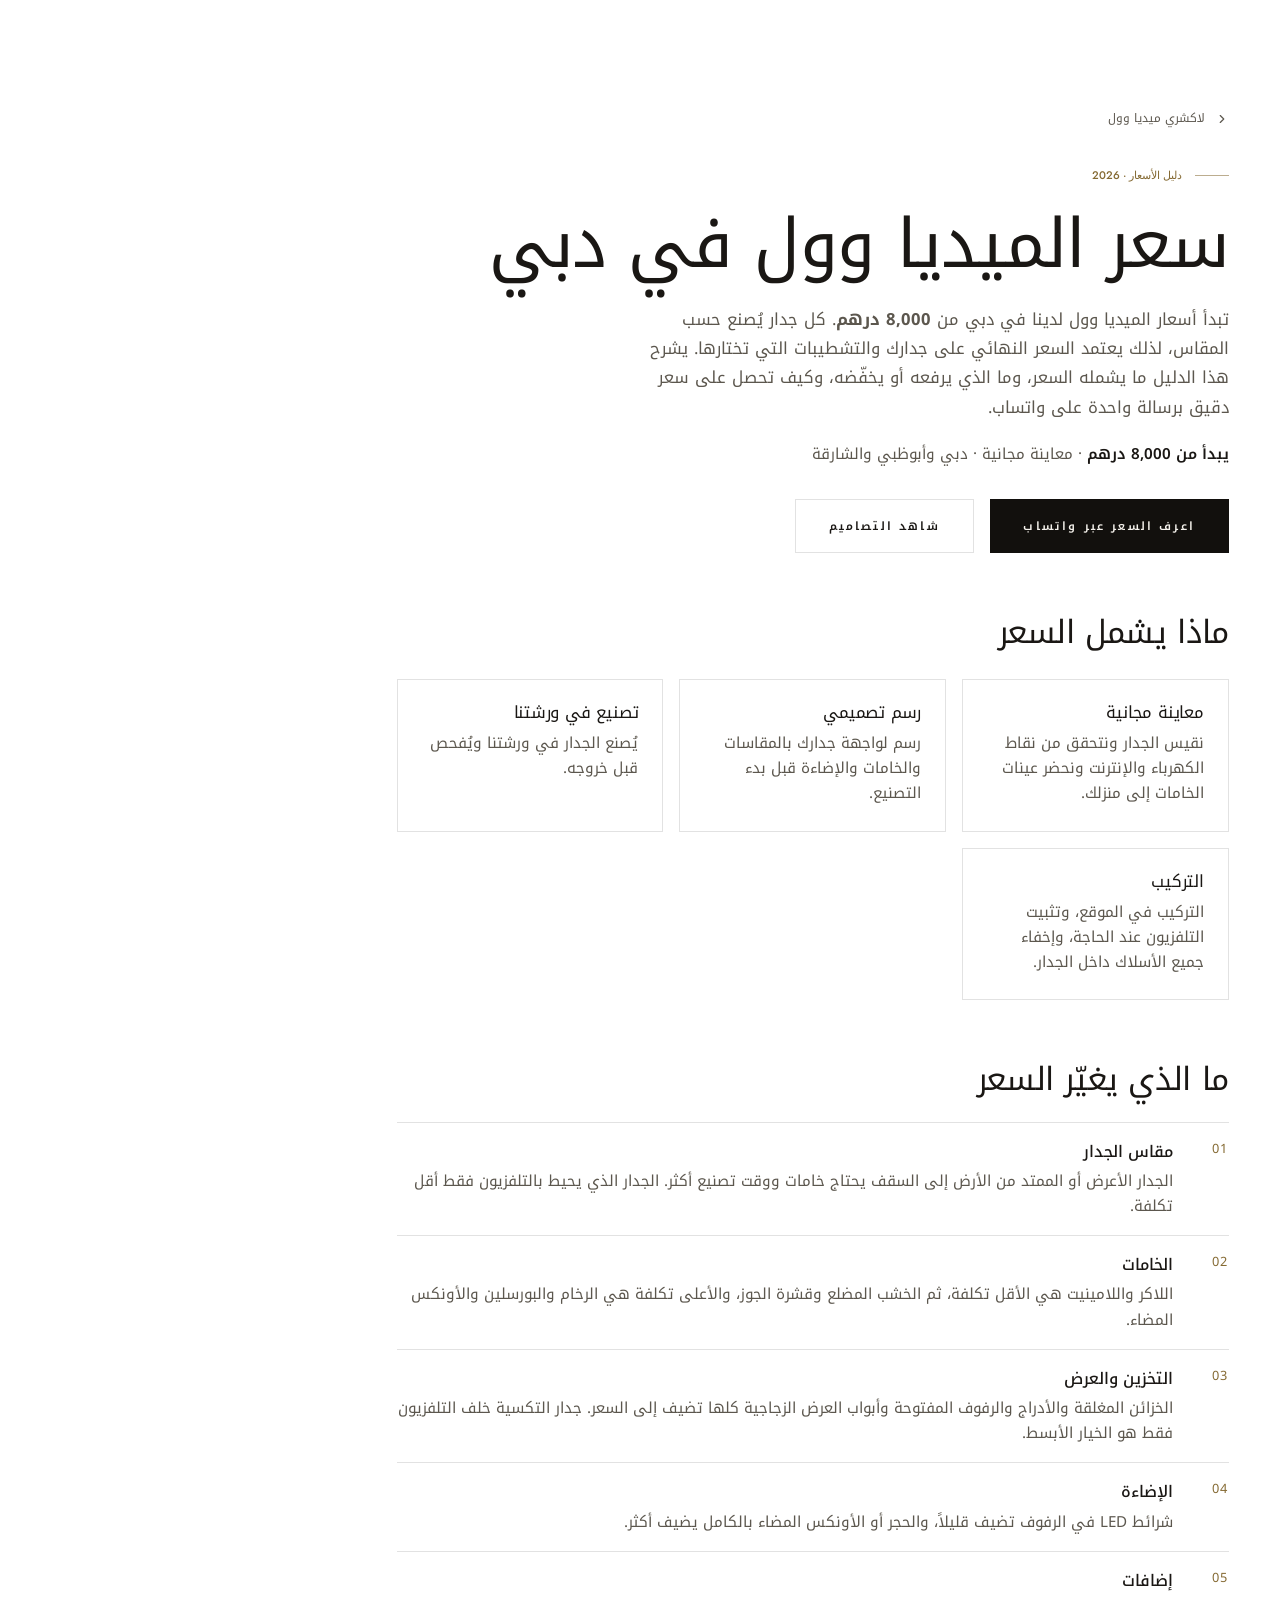
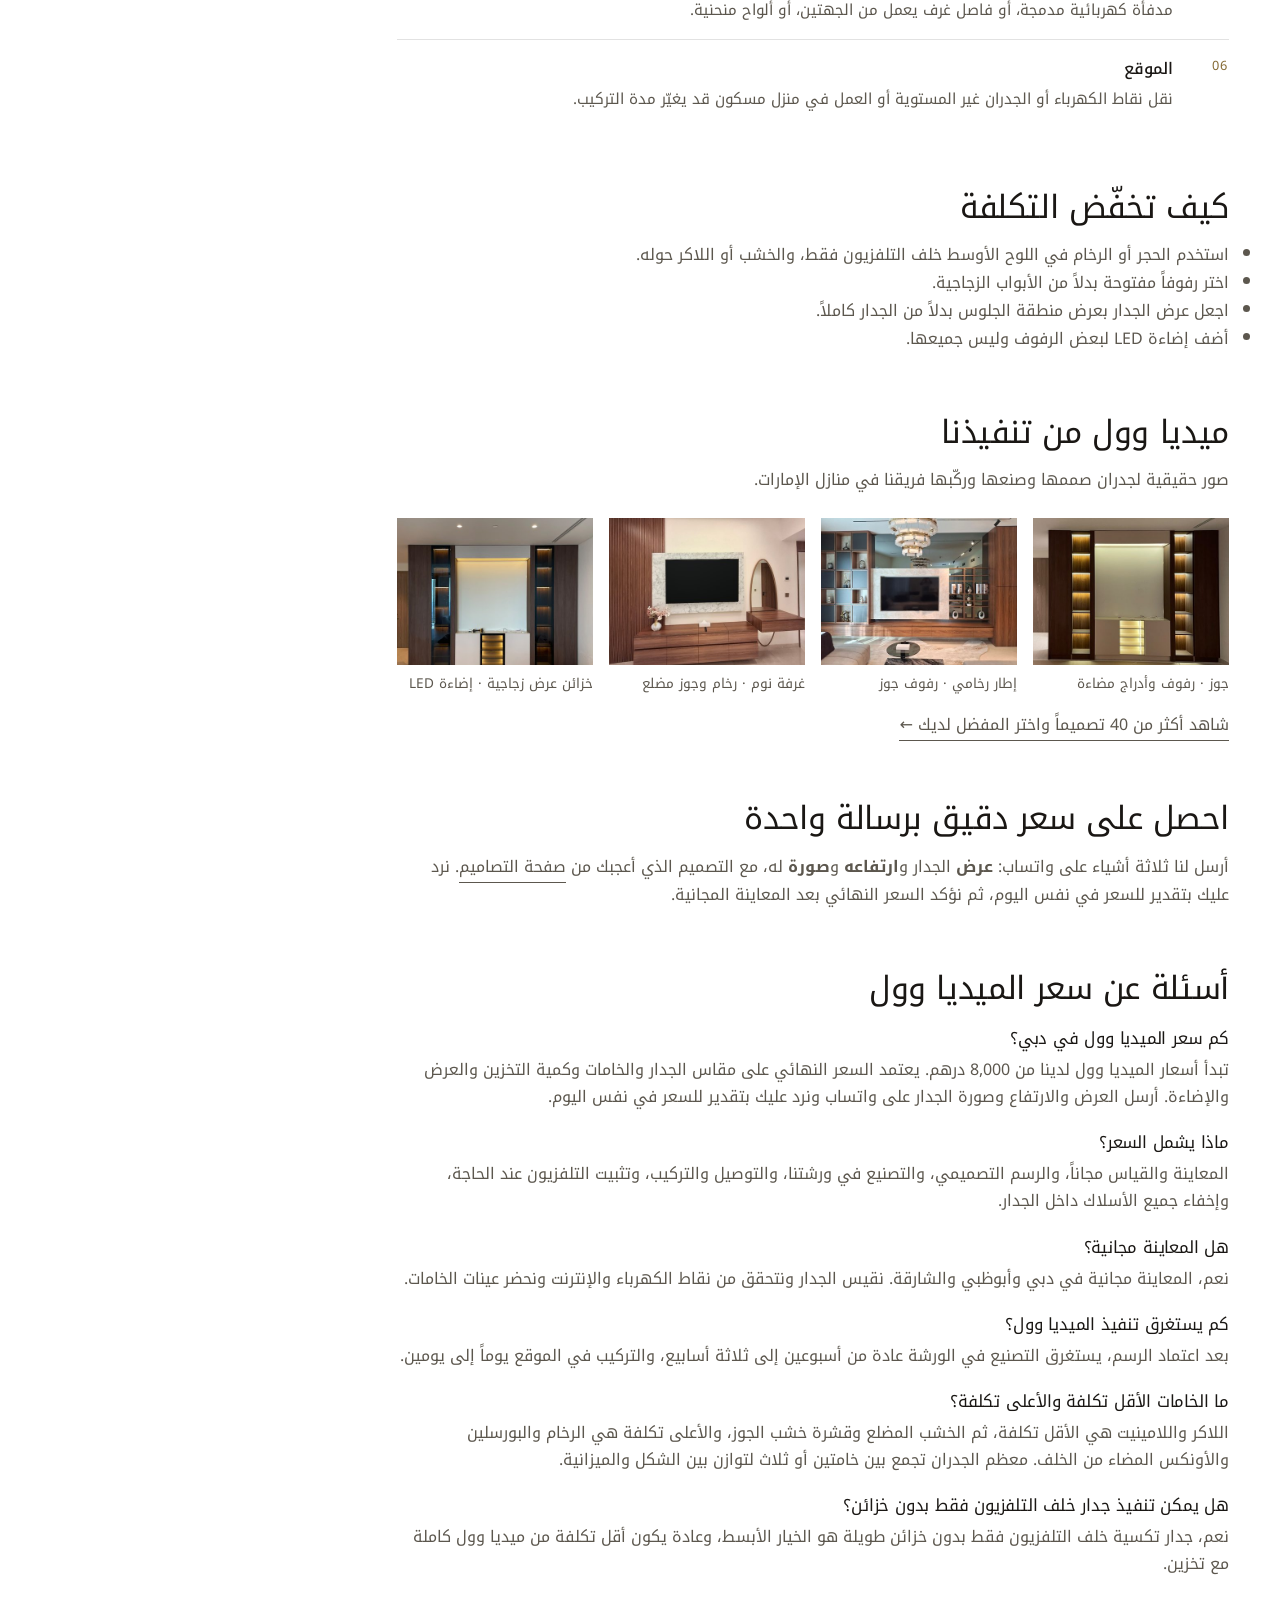
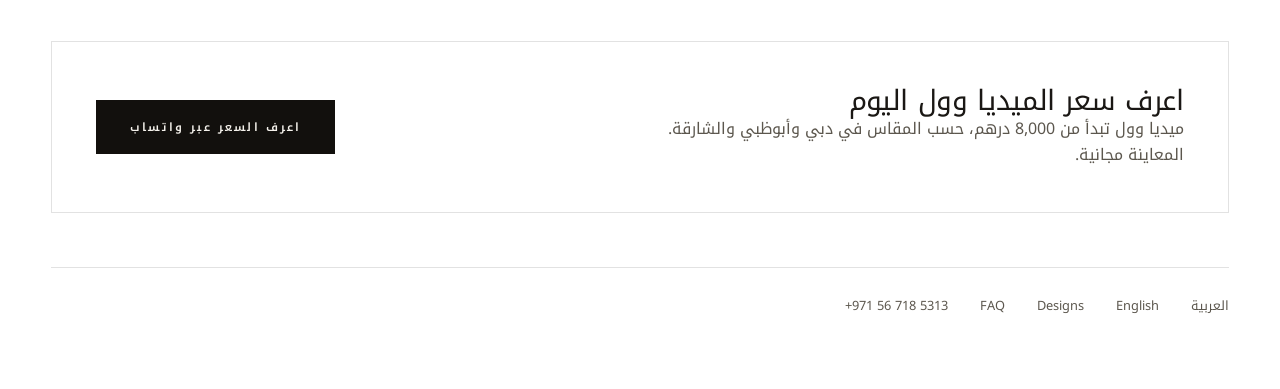
<file: ar/media-wall-price-dubai/index.html>
<!DOCTYPE html>
<html lang="ar" dir="rtl">
<head>
<!-- Google tag (gtag.js) - same property as the homepage. -->
<script async src="https://www.googletagmanager.com/gtag/js?id=AW-18400415095"></script>
<script>
  window.dataLayer = window.dataLayer || [];
  function gtag(){dataLayer.push(arguments);}
  gtag('js', new Date());

  gtag('config', 'AW-18400415095');
  gtag('config', 'G-X50L5FXLE8');
</script>
<meta charset="utf-8">
<meta name="viewport" content="width=device-width, initial-scale=1, viewport-fit=cover">
<script type="text/javascript" src="//script.crazyegg.com/pages/scripts/0133/8103.js" async="async"></script>

<title>سعر ميديا وول في دبي 2026 | يبدأ من 8,000 درهم - لاكشري ميديا وول</title>
<meta name="description" content="كم سعر الميديا وول في دبي؟ تبدأ أسعار الميديا وول لدينا من 8,000 درهم. ما الذي يشمله السعر، وما الذي يرفعه أو يخفّضه، وكيف تحصل على سعر دقيق عبر واتساب.">
<meta name="author" content="Luxury Media Wall">
<meta name="robots" content="index, follow">
<meta name="theme-color" content="#111111">
<link rel="canonical" href="https://luxurymediawall.com/ar/media-wall-price-dubai/">
<link rel="alternate" hreflang="ar" href="https://luxurymediawall.com/ar/media-wall-price-dubai/">
<link rel="alternate" hreflang="en" href="https://luxurymediawall.com/media-wall-price-dubai/">
<link rel="alternate" hreflang="x-default" href="https://luxurymediawall.com/media-wall-price-dubai/">

<meta property="og:type" content="article">
<meta property="og:locale" content="ar_AE">
<meta property="og:site_name" content="Luxury Media Wall">
<meta property="og:title" content="سعر ميديا وول في دبي 2026 | يبدأ من 8,000 درهم - لاكشري ميديا وول">
<meta property="og:description" content="كم سعر الميديا وول في دبي؟ تبدأ أسعار الميديا وول لدينا من 8,000 درهم. ما الذي يشمله السعر، وما الذي يرفعه أو يخفّضه، وكيف تحصل على سعر دقيق عبر واتساب.">
<meta property="og:url" content="https://luxurymediawall.com/ar/media-wall-price-dubai/">
<meta property="og:image" content="https://luxurymediawall.com/assets/img/real-07-walnut-media-wall-1400.jpg">
<meta name="twitter:card" content="summary_large_image">
<meta name="twitter:title" content="سعر ميديا وول في دبي 2026 | يبدأ من 8,000 درهم - لاكشري ميديا وول">
<meta name="twitter:description" content="كم سعر الميديا وول في دبي؟ تبدأ أسعار الميديا وول لدينا من 8,000 درهم. ما الذي يشمله السعر، وما الذي يرفعه أو يخفّضه، وكيف تحصل على سعر دقيق عبر واتساب.">
<meta name="twitter:image" content="https://luxurymediawall.com/assets/img/real-07-walnut-media-wall-1400.jpg">

<link rel="icon" href="data:image/svg+xml,%3Csvg xmlns='http://www.w3.org/2000/svg' viewBox='0 0 32 32'%3E%3Crect width='32' height='32' fill='%23111111'/%3E%3Crect x='6' y='7' width='20' height='13' fill='%23C6A66B'/%3E%3Crect x='8.5' y='9.5' width='15' height='8' fill='%23111111'/%3E%3Crect x='6' y='23' width='20' height='2.5' fill='%238A8176'/%3E%3C/svg%3E">

<link rel="preconnect" href="https://fonts.googleapis.com">
<link rel="preconnect" href="https://fonts.gstatic.com" crossorigin>
<link href="https://fonts.googleapis.com/css2?family=Bodoni+Moda:ital,opsz,wght@0,6..96,400;0,6..96,500;0,6..96,600;1,6..96,400&family=Jost:wght@300;400;500;600&family=Noto+Kufi+Arabic:wght@400;500;600&display=swap" rel="stylesheet">

<link rel="stylesheet" href="../../assets/css/style.css">
<link rel="stylesheet" href="../../assets/css/sections.css">
<link rel="stylesheet" href="../../assets/css/service.css">
</head>

<body>
<a class="skip-link" href="#svc-main">تخطَّ إلى المحتوى</a>

<main class="shell svc" id="svc-main">

  <a class="svc__back" href="../">
    <svg viewBox="0 0 24 24" width="14" height="14" fill="none" stroke="currentColor" stroke-width="2" stroke-linecap="round" stroke-linejoin="round" aria-hidden="true"><path d="m15 18-6-6 6-6"/></svg>
    لاكشري ميديا وول
  </a>

  <div class="svc__head">
    <p class="eyebrow mt-8">دليل الأسعار · 2026</p>
    <h1 class="h1 mt-6">سعر الميديا وول في دبي</h1>
    <p class="lede svc__intro">تبدأ أسعار الميديا وول لدينا في دبي من <strong>8,000 درهم</strong>. كل جدار يُصنع حسب المقاس، لذلك يعتمد السعر النهائي على جدارك والتشطيبات التي تختارها. يشرح هذا الدليل ما يشمله السعر، وما الذي يرفعه أو يخفّضه، وكيف تحصل على سعر دقيق برسالة واحدة على واتساب.</p>
    <p class="svc__price"><strong>يبدأ من 8,000 درهم</strong> · معاينة مجانية · دبي وأبوظبي والشارقة</p>
    <div class="svc__actions">
      <a class="btn btn--dark" href="https://wa.me/971567185313?text=%D9%85%D8%B1%D8%AD%D8%A8%D8%A7%D9%8B%20%F0%9F%91%8B%20%D8%A3%D8%B1%D8%BA%D8%A8%20%D9%81%D9%8A%20%D9%85%D8%B9%D8%B1%D9%81%D8%A9%20%D8%B3%D8%B9%D8%B1%20%D9%85%D9%8A%D8%AF%D9%8A%D8%A7%20%D9%88%D9%88%D9%84.%20%D9%87%D9%84%20%D9%8A%D9%85%D9%83%D9%86%D9%83%D9%85%20%D9%85%D8%B3%D8%A7%D8%B9%D8%AF%D8%AA%D9%8A%D8%9F" target="_blank" rel="noopener"><span>اعرف السعر عبر واتساب</span></a>
      <a class="btn btn--outline" href="../../designs/"><span>شاهد التصاميم</span></a>
    </div>
  </div>

  <section class="svc__section">
    <h2>ماذا يشمل السعر</h2>
    <div class="svc__grid">
      <div class="svc__card"><h3>معاينة مجانية</h3><p>نقيس الجدار ونتحقق من نقاط الكهرباء والإنترنت ونحضر عينات الخامات إلى منزلك.</p></div>
      <div class="svc__card"><h3>رسم تصميمي</h3><p>رسم لواجهة جدارك بالمقاسات والخامات والإضاءة قبل بدء التصنيع.</p></div>
      <div class="svc__card"><h3>تصنيع في ورشتنا</h3><p>يُصنع الجدار في ورشتنا ويُفحص قبل خروجه.</p></div>
      <div class="svc__card"><h3>التركيب</h3><p>التركيب في الموقع، وتثبيت التلفزيون عند الحاجة، وإخفاء جميع الأسلاك داخل الجدار.</p></div>
    </div>
  </section>

  <section class="svc__section">
    <h2>ما الذي يغيّر السعر</h2>
    <ol class="svc__steps">
      <li><strong>مقاس الجدار</strong><span>الجدار الأعرض أو الممتد من الأرض إلى السقف يحتاج خامات ووقت تصنيع أكثر. الجدار الذي يحيط بالتلفزيون فقط أقل تكلفة.</span></li>
      <li><strong>الخامات</strong><span>اللاكر واللامينيت هي الأقل تكلفة، ثم الخشب المضلع وقشرة الجوز، والأعلى تكلفة هي الرخام والبورسلين والأونكس المضاء.</span></li>
      <li><strong>التخزين والعرض</strong><span>الخزائن المغلقة والأدراج والرفوف المفتوحة وأبواب العرض الزجاجية كلها تضيف إلى السعر. جدار التكسية خلف التلفزيون فقط هو الخيار الأبسط.</span></li>
      <li><strong>الإضاءة</strong><span>شرائط LED في الرفوف تضيف قليلاً، والحجر أو الأونكس المضاء بالكامل يضيف أكثر.</span></li>
      <li><strong>إضافات</strong><span>مدفأة كهربائية مدمجة، أو فاصل غرف يعمل من الجهتين، أو ألواح منحنية.</span></li>
      <li><strong>الموقع</strong><span>نقل نقاط الكهرباء أو الجدران غير المستوية أو العمل في منزل مسكون قد يغيّر مدة التركيب.</span></li>
    </ol>
  </section>

  <section class="svc__section">
    <h2>كيف تخفّض التكلفة</h2>
    <ul class="svc__list">
      <li>استخدم الحجر أو الرخام في اللوح الأوسط خلف التلفزيون فقط، والخشب أو اللاكر حوله.</li>
      <li>اختر رفوفاً مفتوحة بدلاً من الأبواب الزجاجية.</li>
      <li>اجعل عرض الجدار بعرض منطقة الجلوس بدلاً من الجدار كاملاً.</li>
      <li>أضف إضاءة LED لبعض الرفوف وليس جميعها.</li>
    </ul>
  </section>

  <section class="svc__section svc__section--wide">
    <h2>ميديا وول من تنفيذنا</h2>
    <p>صور حقيقية لجدران صممها وصنعها وركّبها فريقنا في منازل الإمارات.</p>
    <div class="svc__gallery">
      <figure>
        <img src="../../assets/img/real-07-walnut-media-wall-480.jpg" srcset="../../assets/img/real-07-walnut-media-wall-480.jpg 480w, ../../assets/img/real-07-walnut-media-wall-900.jpg 900w" sizes="(min-width: 700px) 26rem, 100vw" loading="lazy" decoding="async" alt="ميديا وول من خشب الجوز مع رفوف مضاءة ووحدة معلقة بأدراج مضاءة">
        <figcaption>جوز · رفوف وأدراج مضاءة</figcaption>
      </figure>
      <figure>
        <img src="../../assets/img/real-01-living-media-wall-480.jpg" srcset="../../assets/img/real-01-living-media-wall-480.jpg 480w, ../../assets/img/real-01-living-media-wall-900.jpg 900w" sizes="(min-width: 700px) 26rem, 100vw" loading="lazy" decoding="async" alt="ميديا وول في غرفة معيشة مع إطار رخامي ورفوف من خشب الجوز">
        <figcaption>إطار رخامي · رفوف جوز</figcaption>
      </figure>
      <figure>
        <img src="../../assets/img/real-05-bedroom-tv-wall-480.jpg" srcset="../../assets/img/real-05-bedroom-tv-wall-480.jpg 480w, ../../assets/img/real-05-bedroom-tv-wall-900.jpg 900w" sizes="(min-width: 700px) 26rem, 100vw" loading="lazy" decoding="async" alt="جدار تلفزيون في غرفة نوم مع إطار رخام أبيض ولوح جوز مضلع">
        <figcaption>غرفة نوم · رخام وجوز مضلع</figcaption>
      </figure>
      <figure>
        <img src="../../assets/img/real-08-glass-display-media-wall-480.jpg" srcset="../../assets/img/real-08-glass-display-media-wall-480.jpg 480w, ../../assets/img/real-08-glass-display-media-wall-900.jpg 900w" sizes="(min-width: 700px) 26rem, 100vw" loading="lazy" decoding="async" alt="ميديا وول مع خزائن عرض زجاجية ورفوف مضاءة">
        <figcaption>خزائن عرض زجاجية · إضاءة LED</figcaption>
      </figure>
    </div>
    <p class="svc__more"><a href="../../designs/">شاهد أكثر من 40 تصميماً واختر المفضل لديك ←</a></p>
  </section>

  <section class="svc__section">
    <h2>احصل على سعر دقيق برسالة واحدة</h2>
    <p>أرسل لنا ثلاثة أشياء على واتساب: <strong>عرض</strong> الجدار و<strong>ارتفاعه</strong> و<strong>صورة</strong> له، مع التصميم الذي أعجبك من <a href="../../designs/">صفحة التصاميم</a>. نرد عليك بتقدير للسعر في نفس اليوم، ثم نؤكد السعر النهائي بعد المعاينة المجانية.</p>
  </section>

  <section class="svc__section">
    <h2>أسئلة عن سعر الميديا وول</h2>
    <div class="svc__qa">
      <h3>كم سعر الميديا وول في دبي؟</h3>
      <p>تبدأ أسعار الميديا وول لدينا من 8,000 درهم. يعتمد السعر النهائي على مقاس الجدار والخامات وكمية التخزين والعرض والإضاءة. أرسل العرض والارتفاع وصورة الجدار على واتساب ونرد عليك بتقدير للسعر في نفس اليوم.</p>
      <h3>ماذا يشمل السعر؟</h3>
      <p>المعاينة والقياس مجاناً، والرسم التصميمي، والتصنيع في ورشتنا، والتوصيل والتركيب، وتثبيت التلفزيون عند الحاجة، وإخفاء جميع الأسلاك داخل الجدار.</p>
      <h3>هل المعاينة مجانية؟</h3>
      <p>نعم، المعاينة مجانية في دبي وأبوظبي والشارقة. نقيس الجدار ونتحقق من نقاط الكهرباء والإنترنت ونحضر عينات الخامات.</p>
      <h3>كم يستغرق تنفيذ الميديا وول؟</h3>
      <p>بعد اعتماد الرسم، يستغرق التصنيع في الورشة عادة من أسبوعين إلى ثلاثة أسابيع، والتركيب في الموقع يوماً إلى يومين.</p>
      <h3>ما الخامات الأقل تكلفة والأعلى تكلفة؟</h3>
      <p>اللاكر واللامينيت هي الأقل تكلفة، ثم الخشب المضلع وقشرة خشب الجوز، والأعلى تكلفة هي الرخام والبورسلين والأونكس المضاء من الخلف. معظم الجدران تجمع بين خامتين أو ثلاث لتوازن بين الشكل والميزانية.</p>
      <h3>هل يمكن تنفيذ جدار خلف التلفزيون فقط بدون خزائن؟</h3>
      <p>نعم، جدار تكسية خلف التلفزيون فقط بدون خزائن طويلة هو الخيار الأبسط، وعادة يكون أقل تكلفة من ميديا وول كاملة مع تخزين.</p>
    </div>
  </section>

  <div class="svc__cta">
    <div>
      <h2>اعرف سعر الميديا وول اليوم</h2>
      <p>ميديا وول تبدأ من 8,000 درهم، حسب المقاس في دبي وأبوظبي والشارقة. المعاينة مجانية.</p>
    </div>
    <a class="btn btn--dark" href="https://wa.me/971567185313?text=%D9%85%D8%B1%D8%AD%D8%A8%D8%A7%D9%8B%20%F0%9F%91%8B%20%D8%A3%D8%B1%D8%BA%D8%A8%20%D9%81%D9%8A%20%D9%85%D8%B9%D8%B1%D9%81%D8%A9%20%D8%B3%D8%B9%D8%B1%20%D9%85%D9%8A%D8%AF%D9%8A%D8%A7%20%D9%88%D9%88%D9%84.%20%D9%87%D9%84%20%D9%8A%D9%85%D9%83%D9%86%D9%83%D9%85%20%D9%85%D8%B3%D8%A7%D8%B9%D8%AF%D8%AA%D9%8A%D8%9F" target="_blank" rel="noopener"><span>اعرف السعر عبر واتساب</span></a>
  </div>

  <nav class="svc__nav" aria-label="Site">
    <a href="../">العربية</a>
    <a href="../../media-wall-price-dubai/">English</a>
    <a href="../../designs/">Designs</a>
    <a href="../../faq/">FAQ</a>
    <a href="tel:+971567185313" dir="ltr">+971 56 718 5313</a>
  </nav>

</main>

<script type="application/ld+json">
{
  "@context": "https://schema.org",
  "@graph": [
    {
      "@type": "Article",
      "@id": "https://luxurymediawall.com/ar/media-wall-price-dubai/#article",
      "inLanguage": "ar",
      "headline": "سعر الميديا وول في دبي 2026",
      "description": "كم سعر الميديا وول في دبي؟ تبدأ أسعار الميديا وول لدينا من 8,000 درهم. ما الذي يشمله السعر، وما الذي يرفعه أو يخفّضه، وكيف تحصل على سعر دقيق عبر واتساب.",
      "url": "https://luxurymediawall.com/ar/media-wall-price-dubai/",
      "image": "https://luxurymediawall.com/assets/img/real-07-walnut-media-wall-1400.jpg",
      "datePublished": "2026-11-01",
      "dateModified": "2026-11-01",
      "author": {
        "@id": "https://luxurymediawall.com/#business"
      },
      "publisher": {
        "@id": "https://luxurymediawall.com/#business"
      }
    },
    {
      "@type": "FAQPage",
      "@id": "https://luxurymediawall.com/ar/media-wall-price-dubai/#faq",
      "inLanguage": "ar",
      "mainEntity": [
        {
          "@type": "Question",
          "name": "كم سعر الميديا وول في دبي؟",
          "acceptedAnswer": {
            "@type": "Answer",
            "text": "تبدأ أسعار الميديا وول لدينا من 8,000 درهم. يعتمد السعر النهائي على مقاس الجدار والخامات وكمية التخزين والعرض والإضاءة. أرسل العرض والارتفاع وصورة الجدار على واتساب ونرد عليك بتقدير للسعر في نفس اليوم."
          }
        },
        {
          "@type": "Question",
          "name": "ماذا يشمل السعر؟",
          "acceptedAnswer": {
            "@type": "Answer",
            "text": "المعاينة والقياس مجاناً، والرسم التصميمي، والتصنيع في ورشتنا، والتوصيل والتركيب، وتثبيت التلفزيون عند الحاجة، وإخفاء جميع الأسلاك داخل الجدار."
          }
        },
        {
          "@type": "Question",
          "name": "هل المعاينة مجانية؟",
          "acceptedAnswer": {
            "@type": "Answer",
            "text": "نعم، المعاينة مجانية في دبي وأبوظبي والشارقة. نقيس الجدار ونتحقق من نقاط الكهرباء والإنترنت ونحضر عينات الخامات."
          }
        },
        {
          "@type": "Question",
          "name": "كم يستغرق تنفيذ الميديا وول؟",
          "acceptedAnswer": {
            "@type": "Answer",
            "text": "بعد اعتماد الرسم، يستغرق التصنيع في الورشة عادة من أسبوعين إلى ثلاثة أسابيع، والتركيب في الموقع يوماً إلى يومين."
          }
        },
        {
          "@type": "Question",
          "name": "ما الخامات الأقل تكلفة والأعلى تكلفة؟",
          "acceptedAnswer": {
            "@type": "Answer",
            "text": "اللاكر واللامينيت هي الأقل تكلفة، ثم الخشب المضلع وقشرة خشب الجوز، والأعلى تكلفة هي الرخام والبورسلين والأونكس المضاء من الخلف. معظم الجدران تجمع بين خامتين أو ثلاث لتوازن بين الشكل والميزانية."
          }
        },
        {
          "@type": "Question",
          "name": "هل يمكن تنفيذ جدار خلف التلفزيون فقط بدون خزائن؟",
          "acceptedAnswer": {
            "@type": "Answer",
            "text": "نعم، جدار تكسية خلف التلفزيون فقط بدون خزائن طويلة هو الخيار الأبسط، وعادة يكون أقل تكلفة من ميديا وول كاملة مع تخزين."
          }
        }
      ]
    }
  ]
}
</script>
<!-- site-config.js is too heavy for this page, so only the analytics IDs are
     repeated here. Keep them in step with ANALYTICS in site-config.js. -->
<script>
  var ANALYTICS = {
    measurementId:   'G-X50L5FXLE8',
    adsConversionId: 'AW-18400415095',
    metaPixelId:     '1425696606360438',
    adsLabels: { whatsappClick: 'AADECIO1zqIdEPeagMZE', phoneClick: 'kHtSCIGPo6MdEPeagMZE', enquiryForm: 'kHtSCIGPo6MdEPeagMZE' }
  };
</script>
<script src="../../assets/js/analytics.js" defer></script>
<script src="../../assets/js/wa-hint.js" defer></script>
</body>
</html>
</file>
<file: assets/css/style.css>
/* ==========================================================================
   LUXURY MEDIA WALL — Core stylesheet
   Tokens, reset, typography, utility layer, buttons, header, hero, footer.
   Section-level components live in sections.css.

   Hand-authored, zero build step, zero runtime dependencies. Utility class
   names deliberately mirror Tailwind's API, so the markup can be moved onto a
   real Tailwind build later without touching a single line of HTML.
   ========================================================================== */

/* ============================ 01. TOKENS ================================= */
:root {
  /* Brand
     Neutrals carry a little warmth rather than being pure greys: a true
     #111 reads cold and digital next to photography this warm. */
  --charcoal:      #1A1714;
  --ink:           #12100D;
  --taupe:         #8A8176;

  /* The accent was #C6A66B - a pale, yellowish cream that went washy on the
     dark panels and, at 2.0:1, was genuinely hard to read on the light
     ones. Deeper and a touch more saturated: it reads as brass rather than
     beige, and holds its own against both grounds. */
  --champagne:     #BE9553;
  /* The light-ground variant. Dark enough to clear 4.5:1 on ivory, which
     the old #A98C55 did not - eyebrows and small caps were failing. */
  --champagne-dim: #856A33;

  --ivory:         #F5F2EC;
  --white:         #FFFFFF;

  /* Derived neutrals */
  --ivory-deep:    #EDE8DF;
  --line:          rgba(23, 23, 23, .12);
  --line-soft:     rgba(23, 23, 23, .07);
  --line-dark:     rgba(255, 255, 255, .12);
  /* Was #6E6A63, which cleared AA by a hair at 4.86:1. Darker, so body copy
     on ivory sits closer to 7:1 and reads properly on a phone outdoors. */
  --muted:         #5C574E;
  --muted-dark:    rgba(245, 242, 236, .68);

  /* Type
     Bodoni Moda replaces Playfair Display: a true didone, with the sharp
     thick-to-thin contrast fashion houses set their mastheads in. It is
     built for exactly the sizes this page uses. Playfair paired with Inter
     is also the single most common combination on the web, which is part of
     why the page read as a template.

     Jost replaces Inter: a geometric sans in the Futura line - the lettering
     architecture and interiors studios have used for a century. Against a
     didone it behaves like a gallery caption under a masthead. */
  --font-serif: "Bodoni Moda", "Didot", "Playfair Display", Georgia, "Times New Roman", serif;
  --font-sans:  "Jost", "Futura", -apple-system, BlinkMacSystemFont, "Segoe UI", Roboto, Helvetica, Arial, sans-serif;

  /* Rhythm */
  --shell:        1320px;
  --shell-narrow: 980px;
  --gutter:       clamp(1.25rem, 4vw, 3.5rem);
  /* Was clamp(5rem, 11vw, 10.5rem), which put 208px of empty space between
     every one of fifteen sections at tablet width and 316px on a desktop -
     roughly 3,000px of the page was nothing at all. Still generous enough
     to separate one section from the next, without the reader having to
     scroll through a blank screen to find the next thing. */
  --section-y:    clamp(2.6rem, 5vw, 5.5rem);

  /* Motion */
  --ease:      cubic-bezier(.22, 1, .36, 1);
  --ease-soft: cubic-bezier(.4, 0, .2, 1);
  --dur:       .65s;
  --dur-slow:  .85s;

  /* Elevation */
  --shadow-sm: 0 2px 8px rgba(23,23,23,.06);
  --shadow-md: 0 18px 48px -22px rgba(23,23,23,.28);
  --shadow-lg: 0 44px 90px -40px rgba(23,23,23,.42);

  --header-h: 88px;
}

/* ========================= 02. RESET & BASE ============================== */
*, *::before, *::after { box-sizing: border-box; }
* { margin: 0; }

html {
  -webkit-text-size-adjust: 100%;
  scroll-behavior: smooth;
  scroll-padding-top: var(--header-h);
}

body {
  background: var(--ivory);
  color: var(--charcoal);
  font-family: var(--font-sans);
  font-size: 1rem;
  line-height: 1.65;
  overflow-x: hidden;
  -webkit-font-smoothing: antialiased;
  -moz-osx-font-smoothing: grayscale;
  text-rendering: optimizeLegibility;
}

body.is-locked { overflow: hidden; }

img, video, svg { display: block; max-width: 100%; height: auto; }
button, input, select, textarea { font: inherit; color: inherit; }
button { background: none; border: 0; cursor: pointer; }
a { color: inherit; text-decoration: none; }
ul, ol { list-style: none; padding: 0; }

::selection { background: var(--champagne); color: var(--ink); }

:focus-visible { outline: 2px solid var(--champagne); outline-offset: 3px; border-radius: 2px; }

.skip-link {
  position: absolute; top: -100px; left: var(--gutter); z-index: 200;
  background: var(--ink); color: var(--ivory);
  padding: .85rem 1.4rem; font-size: .75rem; letter-spacing: .16em; text-transform: uppercase;
}
.skip-link:focus { top: 1rem; }

.sr-only {
  position: absolute; width: 1px; height: 1px; padding: 0; margin: -1px;
  overflow: hidden; clip: rect(0 0 0 0); white-space: nowrap; border: 0;
}

/* ========================== 03. TYPOGRAPHY ============================== */
h1, h2, h3, h4 {
  font-family: var(--font-serif);
  font-weight: 400;
  line-height: 1.07;
  letter-spacing: -0.012em;
  text-wrap: balance;
}

.display {
  font-family: var(--font-serif);
  font-size: clamp(2.55rem, 7.2vw, 6rem);
  line-height: .99;
  letter-spacing: -0.025em;
}

.h1 { font-size: clamp(2.25rem, 5.3vw, 4.3rem); }
.h2 { font-size: clamp(1.95rem, 4vw, 3.3rem); }
.h3 { font-size: clamp(1.3rem, 2vw, 1.8rem); }
.h4 { font-size: clamp(1.05rem, 1.45vw, 1.25rem); }

/* Tracked micro-label — the studio's signature typographic device */
.eyebrow {
  display: inline-flex; align-items: center; gap: .8rem;
  font-family: var(--font-sans);
  font-size: .69rem; font-weight: 500;
  letter-spacing: .3em; text-transform: uppercase;
  color: var(--champagne-dim);
}
.eyebrow::before { content: ""; width: 34px; height: 1px; background: currentColor; opacity: .55; flex: none; }
.eyebrow--plain::before { display: none; }
.eyebrow--center { display: flex; justify-content: center; }
.on-dark .eyebrow, .eyebrow--light { color: var(--champagne); }

.lede {
  font-size: clamp(1rem, 1.3vw, 1.14rem);
  line-height: 1.75; color: var(--muted); max-width: 58ch;
}
.on-dark .lede { color: var(--muted-dark); }

.serif-em { font-style: italic; color: var(--champagne-dim); }
.on-dark .serif-em { color: var(--champagne); }

/* ====================== 04. UTILITY LAYER =============================== */
.shell { width: 100%; max-width: var(--shell); margin-inline: auto; padding-inline: var(--gutter); }
.shell-narrow { width: 100%; max-width: var(--shell-narrow); margin-inline: auto; padding-inline: var(--gutter); }

.section { padding-block: var(--section-y); position: relative; }
.section--tight { padding-block: clamp(3.5rem, 7vw, 6rem); }

.relative { position: relative; }
.absolute { position: absolute; }
.inset-0  { inset: 0; }
.z-10 { z-index: 10; }
.overflow-hidden { overflow: hidden; }

.flex { display: flex; }
.grid { display: grid; }
.hidden { display: none; }
.block  { display: block; }
.inline-flex { display: inline-flex; }

.flex-col { flex-direction: column; }
.flex-wrap { flex-wrap: wrap; }
.items-center { align-items: center; }
.items-start  { align-items: flex-start; }
.items-end    { align-items: flex-end; }
.justify-center  { justify-content: center; }
.justify-between { justify-content: space-between; }
.flex-1 { flex: 1 1 0%; }

.gap-2 { gap: .5rem; }   .gap-3 { gap: .75rem; }  .gap-4 { gap: 1rem; }
.gap-6 { gap: 1.5rem; }  .gap-8 { gap: 2rem; }    .gap-10 { gap: 2.5rem; }
.gap-14 { gap: 3.5rem; }

.mt-2 { margin-top: .5rem; }   .mt-4 { margin-top: 1rem; }
.mt-6 { margin-top: 1.5rem; }  .mt-8 { margin-top: 2rem; }
.mt-10 { margin-top: 2.5rem; } .mt-14 { margin-top: 3.5rem; }
.mb-4 { margin-bottom: 1rem; } .mb-6 { margin-bottom: 1.5rem; }
.mb-10 { margin-bottom: 2.5rem; }

.text-center { text-align: center; }
.max-w-prose { max-width: 62ch; }
.w-full { width: 100%; }

.bg-ivory { background: var(--ivory); }
.bg-white { background: var(--white); }
.on-dark  { background: var(--ink); color: var(--ivory); }
.on-dark h1, .on-dark h2, .on-dark h3, .on-dark h4 { color: var(--ivory); }

.rule { height: 1px; background: var(--line); border: 0; }
.on-dark .rule { background: var(--line-dark); }

/* Subtle paper grain — keeps large flat fields from reading as flat digital colour */
.grain::after {
  content: ""; position: absolute; inset: 0; pointer-events: none; z-index: 1;
  opacity: .45; mix-blend-mode: overlay;
  background-image: url("data:image/svg+xml,%3Csvg xmlns='http://www.w3.org/2000/svg' width='140' height='140'%3E%3Cfilter id='n'%3E%3CfeTurbulence type='fractalNoise' baseFrequency='.9' numOctaves='3'/%3E%3C/filter%3E%3Crect width='140' height='140' filter='url(%23n)' opacity='.32'/%3E%3C/svg%3E");
}

/* ======================= 05. BUTTONS & LINKS ============================ */
.btn {
  position: relative;
  display: inline-flex; align-items: center; justify-content: center; gap: .7rem;
  padding: 1.06rem 2.05rem;
  font-size: .715rem; font-weight: 600; letter-spacing: .19em; text-transform: uppercase;
  border: 1px solid transparent; text-align: center;
  transition: color var(--dur) var(--ease), background-color var(--dur) var(--ease),
              border-color var(--dur) var(--ease), transform .5s var(--ease);
  overflow: hidden; isolation: isolate;
}
.btn > * { position: relative; z-index: 2; }

/* Wipe-fill on hover, left to right */
.btn::before {
  content: ""; position: absolute; inset: 0; z-index: 1;
  transform: scaleX(0); transform-origin: left center;
  transition: transform var(--dur-slow) var(--ease);
}
.btn:hover::before, .btn:focus-visible::before { transform: scaleX(1); }

.btn__icon { width: 15px; height: 15px; flex: none; transition: transform .5s var(--ease); }
.btn:hover .btn__icon { transform: translateX(4px); }

.btn--gold { background: var(--champagne); color: var(--ink); }
.btn--gold::before { background: var(--ink); }
.btn--gold:hover, .btn--gold:focus-visible { color: var(--ivory); }

.btn--dark { background: var(--ink); color: var(--ivory); }
.btn--dark::before { background: var(--champagne); }
.btn--dark:hover, .btn--dark:focus-visible { color: var(--ink); }

.btn--ghost { border-color: rgba(255,255,255,.42); color: var(--white); }
.btn--ghost::before { background: var(--white); }
.btn--ghost:hover, .btn--ghost:focus-visible { color: var(--ink); border-color: var(--white); }

.btn--outline { border-color: var(--line); color: var(--charcoal); }
.btn--outline::before { background: var(--ink); }
.btn--outline:hover, .btn--outline:focus-visible { color: var(--ivory); border-color: var(--ink); }

.btn--wide { width: 100%; }

.link-underline {
  position: relative; display: inline-block; padding-bottom: 3px;
  font-size: .72rem; font-weight: 600; letter-spacing: .19em; text-transform: uppercase;
}
.link-underline::after {
  content: ""; position: absolute; left: 0; bottom: 0; width: 100%; height: 1px;
  background: currentColor; transform: scaleX(0); transform-origin: right center;
  transition: transform var(--dur) var(--ease);
}
.link-underline:hover::after, .link-underline:focus-visible::after {
  transform: scaleX(1); transform-origin: left center;
}

/* ==================== 06. HEADER & NAVIGATION =========================== */
.header {
  position: fixed; inset: 0 0 auto 0; z-index: 90;
  border-bottom: 1px solid transparent;
  transition: background-color .5s var(--ease-soft), backdrop-filter .5s var(--ease-soft),
              border-color .5s var(--ease-soft), transform .55s var(--ease);
}
.header__inner {
  display: flex; align-items: center; justify-content: space-between; gap: 2rem;
  height: var(--header-h);
  transition: height .5s var(--ease-soft);
}

.header.is-scrolled {
  background: rgba(17, 17, 17, .72);
  backdrop-filter: saturate(160%) blur(18px);
  -webkit-backdrop-filter: saturate(160%) blur(18px);
  border-bottom-color: rgba(255, 255, 255, .09);
}
.header.is-scrolled .header__inner { height: 70px; }
.header.is-hidden { transform: translateY(-105%); }

.brand { display: flex; flex-direction: column; line-height: 1; flex: none; }
.brand__name {
  font-family: var(--font-serif); font-size: 1.16rem; letter-spacing: .09em;
  color: var(--white); text-transform: uppercase; white-space: nowrap;
}
.brand__name em { font-style: normal; color: var(--champagne); }
.brand__sub {
  font-size: .53rem; letter-spacing: .34em; text-transform: uppercase;
  color: rgba(255,255,255,.5); margin-top: .42rem;
}

.nav { display: flex; align-items: center; gap: 2.3rem; }
.nav__link {
  position: relative; padding: .3rem 0; white-space: nowrap;
  font-size: .735rem; font-weight: 500; letter-spacing: .15em; text-transform: uppercase;
  color: rgba(255,255,255,.82); transition: color .4s var(--ease-soft);
}
.nav__link::after {
  content: ""; position: absolute; left: 0; bottom: -2px; height: 1px; width: 100%;
  background: var(--champagne); transform: scaleX(0); transform-origin: right center;
  transition: transform var(--dur) var(--ease);
}
.nav__link:hover, .nav__link:focus-visible, .nav__link.is-active { color: var(--white); }
.nav__link:hover::after, .nav__link:focus-visible::after, .nav__link.is-active::after {
  transform: scaleX(1); transform-origin: left center;
}

.header__cta { display: flex; align-items: center; gap: 1.1rem; flex: none; }

.header-phone {
  display: inline-flex; align-items: center; gap: .6rem; white-space: nowrap;
  padding: .62rem 1.15rem; border: 1px solid rgba(255,255,255,.24);
  color: var(--white); font-size: .715rem; font-weight: 600; letter-spacing: .11em;
  transition: background-color .45s var(--ease), border-color .45s var(--ease), color .45s var(--ease);
}
.header-phone:hover, .header-phone:focus-visible {
  background: var(--champagne); border-color: var(--champagne); color: var(--ink);
}
.header-phone svg { width: 15px; height: 15px; flex: none; }

/* Hamburger */
.burger {
  display: none; width: 46px; height: 46px; position: relative; flex: none;
  border: 1px solid rgba(255,255,255,.24);
}
.burger span {
  position: absolute; left: 50%; width: 19px; height: 1.4px; background: var(--white);
  transform: translateX(-50%);
  transition: transform .45s var(--ease), opacity .3s var(--ease-soft), width .45s var(--ease);
}
.burger span:nth-child(1) { top: 17px; }
.burger span:nth-child(2) { top: 22.3px; width: 13px; margin-left: -3px; }
.burger span:nth-child(3) { top: 27.6px; }
.burger.is-open span:nth-child(1) { transform: translateX(-50%) translateY(5.3px) rotate(45deg); }
.burger.is-open span:nth-child(2) { opacity: 0; width: 0; }
.burger.is-open span:nth-child(3) { transform: translateX(-50%) translateY(-5.3px) rotate(-45deg); }

/* Mobile drawer */
.drawer {
  position: fixed; inset: 0; z-index: 88; background: var(--ink);
  padding: calc(var(--header-h) + 2rem) var(--gutter) 2.5rem;
  display: flex; flex-direction: column; overflow-y: auto;
  clip-path: inset(0 0 100% 0); visibility: hidden;
  transition: clip-path .78s var(--ease), visibility .78s;
}
.drawer.is-open { clip-path: inset(0 0 0 0); visibility: visible; }

.drawer__nav { display: flex; flex-direction: column; gap: .1rem; margin-block: auto; }
.drawer__link {
  font-family: var(--font-serif); font-size: clamp(1.85rem, 8vw, 2.85rem);
  color: var(--ivory); padding: .34rem 0;
  display: flex; align-items: baseline; gap: 1rem;
  opacity: 0; transform: translateY(24px);
  transition: opacity .5s var(--ease), transform .6s var(--ease), color .35s var(--ease-soft);
}
.drawer.is-open .drawer__link { opacity: 1; transform: none; }
.drawer__link:hover { color: var(--champagne); }
.drawer__link span {
  font-family: var(--font-sans); font-size: .62rem; letter-spacing: .22em;
  color: var(--champagne); opacity: .75;
}
.drawer__foot {
  border-top: 1px solid var(--line-dark); padding-top: 1.7rem;
  display: flex; flex-direction: column; gap: .9rem;
}
/* A number reads as a call link (phone icon), with a WhatsApp icon button
   pushed to the opposite edge so the two actions are never confused. */
.drawer__line { display: flex; align-items: center; gap: 1rem; }
.drawer__phone {
  display: inline-flex; align-items: center; gap: .65rem;
  font-family: var(--font-serif); font-size: 1.5rem; color: var(--champagne);
}
.drawer__ico { width: 19px; height: 19px; flex: none; }
/* WhatsApp's own green, so the action is recognised at a glance rather than
   read as another gold button. */
.drawer__wa {
  margin-left: auto; flex: none;
  width: 42px; height: 42px; border-radius: 50%;
  display: inline-grid; place-items: center;
  background: #25D366; border: 0; color: #fff;
  transition: background-color .4s var(--ease), transform .4s var(--ease);
}
.drawer__wa svg { width: 21px; height: 21px; fill: currentColor; }
.drawer__wa:hover, .drawer__wa:focus-visible { background: #1faf54; transform: translateY(-2px); }
.drawer__meta { font-size: .66rem; letter-spacing: .22em; text-transform: uppercase; color: var(--muted-dark); }

/* ============================= 07. HERO ================================= */
.hero {
  position: relative; min-height: 100svh; display: flex; flex-direction: column;
  justify-content: flex-end; background: var(--ink); overflow: hidden; isolation: isolate;
}
.hero__media { position: absolute; inset: 0; z-index: 0; }
.hero__media video {
  width: 100%; height: 100%; object-fit: cover; object-position: 50% 46%;
}
/* The hero is the film alone. It fades up from the dark hero ground on its
   first frame (main.js adds .is-live), so loading never shows a hard cut. */
.hero__video {
  position: absolute; inset: 0;
  opacity: 0; transition: opacity .9s var(--ease-soft);
}
.hero__media.is-live .hero__video { opacity: 1; }

.hero__scrim {
  position: absolute; inset: 0; z-index: 1;
  /* Shaped, not flooded. The previous version ran 94% black at the foot and
     88% a quarter of the way up, with a 66% wash down the left on top of
     that - the room behind it was effectively gone, and the hero read as a
     dark rectangle rather than as photography.

     Now the density sits only where type sits: a band under the copy, a
     soft column down the left so the headline has a ground, and a light
     lift at the very top for the header. The right two thirds of the frame
     stay open, which is where the wall itself is. */
  background:
    linear-gradient(to top,
      rgba(9,9,9,.88) 0%,
      rgba(9,9,9,.60) 20%,
      rgba(9,9,9,.24) 44%,
      rgba(9,9,9,.04) 68%,
      rgba(9,9,9,.30) 100%),
    linear-gradient(to right,
      rgba(9,9,9,.56) 0%, rgba(9,9,9,.20) 40%,
      rgba(9,9,9,0) 68%);
}

.hero__inner {
  position: relative; z-index: 3; width: 100%;
  padding-top: calc(var(--header-h) + 3rem);
  padding-bottom: clamp(2.5rem, 6vh, 4.5rem);
  margin-top: auto;
}
.hero__place {
  display: inline-flex; align-items: center; gap: .7rem; margin-bottom: 1.5rem;
  font-size: .68rem; letter-spacing: .3em; text-transform: uppercase; color: var(--champagne);
}
.hero__place::before { content: ""; width: 46px; height: 1px; background: currentColor; opacity: .6; }

.hero h1 {
  color: var(--white); max-width: 15ch;
  letter-spacing: -.015em;
  /* Two shadows rather than one: a tight one that keeps the letterforms
     crisp against a busy photograph, and a wide soft one that lifts the
     whole block off the wall behind it without greying the image. */
  text-shadow: 0 1px 3px rgba(0,0,0,.4), 0 6px 46px rgba(0,0,0,.5);
}
.hero h1 .line { display: block; overflow: hidden; }
.hero h1 .line > span { display: block; transform: translateY(105%); animation: lineUp 1.15s var(--ease) forwards; }
.hero h1 .line:nth-child(1) > span { animation-delay: .18s; }
.hero h1 .line:nth-child(2) > span { animation-delay: .30s; }
.hero h1 .line:nth-child(3) > span { animation-delay: .42s; }
@keyframes lineUp { to { transform: translateY(0); } }

.hero__sub {
  margin-top: 1.7rem; max-width: 46ch;
  color: rgba(255,255,255,.86); font-size: clamp(.97rem, 1.2vw, 1.08rem); line-height: 1.75;
  text-shadow: 0 1px 18px rgba(0,0,0,.55);
}
.hero__actions { margin-top: 2.4rem; display: flex; flex-wrap: wrap; gap: 1rem; }

.hero__fade { opacity: 0; animation: fadeUp 1s var(--ease) forwards; }
.hero__place   { animation-delay: .1s; }
.hero__sub     { animation-delay: .62s; }
.hero__actions { animation-delay: .76s; }
@keyframes fadeUp { from { opacity: 0; transform: translateY(22px); } to { opacity: 1; transform: none; } }

/* Scroll cue */
.scroll-cue {
  position: absolute; z-index: 4; right: var(--gutter); bottom: 42%;
  display: flex; flex-direction: column; align-items: center; gap: .9rem;
  writing-mode: vertical-rl;
  font-size: .6rem; letter-spacing: .34em; text-transform: uppercase; color: rgba(255,255,255,.62);
  opacity: 0; animation: fadeUp 1s var(--ease) .95s forwards;
}
.scroll-cue__track { width: 1px; height: 74px; background: rgba(255,255,255,.22); position: relative; overflow: hidden; }
.scroll-cue__track::after {
  content: ""; position: absolute; inset: 0; background: var(--champagne);
  transform: translateY(-100%); animation: cueRun 2.3s var(--ease-soft) infinite;
}
@keyframes cueRun {
  0%   { transform: translateY(-100%); }
  55%  { transform: translateY(0); }
  100% { transform: translateY(100%); }
}

/* Hero stat strip */
/* Reads as a bar laid over the photograph rather than a black block cut out
   of it: a hairline, a light frosting, and the room still visible through. */
.hero__strip {
  position: relative; z-index: 3;
  border-top: 1px solid rgba(255,255,255,.16);
  display: grid; grid-template-columns: repeat(4, 1fr);
  background: rgba(9,9,9,.3);
  -webkit-backdrop-filter: blur(14px) saturate(1.1);
          backdrop-filter: blur(14px) saturate(1.1);
}
.hero__strip div {
  position: relative;
  padding: clamp(1.3rem, 2.2vh, 1.75rem) clamp(1rem, 2vw, 1.6rem);
  border-right: 1px solid rgba(255,255,255,.13);
}
.hero__strip div:last-child { border-right: 0; }
/* A champagne tick above each figure - the one place the accent appears in
   the hero besides the eyebrow, so it ties the two ends together. */
.hero__strip div::before {
  content: ""; position: absolute; top: -1px; left: 0; width: 26px; height: 1px;
  background: var(--champagne); opacity: .85;
}
.hero__strip b {
  display: block; font-weight: 400; line-height: 1;
  font-family: var(--font-serif); font-size: clamp(1.35rem, 2.3vw, 2rem); color: var(--white);
}
.hero__strip span {
  display: block; margin-top: .55rem;
  font-size: .595rem; letter-spacing: .22em; text-transform: uppercase; color: rgba(255,255,255,.62);
}

/* ====================== 08. SECTION FURNITURE =========================== */
.section-head { display: grid; gap: 1.1rem; margin-bottom: clamp(1.6rem, 3vw, 2.9rem); }
.section-head--split {
  grid-template-columns: minmax(0, 1.08fr) minmax(0, .92fr);
  gap: clamp(2rem, 5vw, 5rem); align-items: end;
}
.section-head__aside { padding-bottom: .35rem; }

.count-rule {
  display: flex; align-items: center; gap: 1rem;
  font-size: .66rem; letter-spacing: .24em; text-transform: uppercase; color: var(--muted);
}
.count-rule::after { content: ""; flex: 1; height: 1px; background: var(--line); }
.on-dark .count-rule { color: var(--muted-dark); }
.on-dark .count-rule::after { background: var(--line-dark); }

/* ============================ 22. FOOTER ================================ */
.footer { background: var(--ink); color: var(--ivory); position: relative; }
/* Tightened throughout: the footer is a reference block, not a reading
   experience, so it wants density. Line spacing here was set for a wide
   four-column desktop layout and became very airy once the columns
   stacked. */
.footer__top {
  display: grid; grid-template-columns: minmax(0, 1.5fr) repeat(3, minmax(0, 1fr));
  gap: clamp(1.4rem, 2.6vw, 2.6rem);
  padding-block: clamp(2.1rem, 4vw, 3.6rem);
}
.footer__brand .brand__name { font-size: 1.5rem; }
.footer__tagline {
  margin-top: .7rem; color: var(--muted-dark); font-size: .82rem;
  letter-spacing: .05em; max-width: 34ch; line-height: 1.6;
}
.footer__col h4 {
  font-family: var(--font-sans); font-size: .64rem; font-weight: 600;
  letter-spacing: .26em; text-transform: uppercase; color: var(--champagne);
  margin-bottom: .85rem;
}
.footer__col li + li { margin-top: .4rem; }
.footer__col a, .footer__col span {
  font-size: .855rem; color: rgba(245,242,236,.68);
  transition: color .35s var(--ease-soft);
}
.footer__col a:hover, .footer__col a:focus-visible { color: var(--champagne); }
.footer__phone {
  font-family: var(--font-serif); font-size: 1.24rem; color: var(--ivory);
  display: inline-block; margin-bottom: .2rem;
  transition: color .35s var(--ease-soft);
}
.footer__phone:hover { color: var(--champagne); }

.footer__bottom {
  border-top: 1px solid var(--line-dark);
  padding-block: 1.1rem;
  display: flex; flex-wrap: wrap; gap: 1rem; align-items: center; justify-content: space-between;
  font-size: .7rem; letter-spacing: .12em; color: rgba(245,242,236,.42);
}
.footer__bottom a:hover { color: var(--champagne); }

/* ===================== 23. FLOATING WHATSAPP ============================ */
.wa-float {
  position: fixed; right: clamp(1rem, 2.5vw, 2rem); bottom: clamp(1rem, 2.5vw, 2rem);
  z-index: 80; display: inline-flex; align-items: center; gap: .75rem;
  padding: .78rem 1.25rem .78rem .82rem;
  background: #1FAF54; color: #fff; border-radius: 999px;
  box-shadow: 0 16px 40px -12px rgba(31,175,84,.6), 0 4px 14px rgba(0,0,0,.18);
  font-size: .77rem; font-weight: 600; letter-spacing: .07em;
  transform: translateY(120%); opacity: 0;
  transition: transform .7s var(--ease), opacity .5s var(--ease-soft), background-color .35s;
}
.wa-float.is-in { transform: none; opacity: 1; }
.wa-float:hover, .wa-float:focus-visible { background: #17913f; }
.wa-float__icon {
  width: 34px; height: 34px; border-radius: 50%; background: rgba(255,255,255,.18);
  display: grid; place-items: center; flex: none; position: relative;
}
.wa-float__icon svg { width: 20px; height: 20px; fill: #fff; }
/* Pulse ring */
.wa-float::before {
  content: ""; position: absolute; left: 12px; top: 50%; width: 34px; height: 34px;
  margin-top: -17px; border-radius: 50%; background: rgba(255,255,255,.5);
  animation: waPulse 2.6s var(--ease-soft) infinite; z-index: -1;
}
@keyframes waPulse {
  0%   { transform: scale(.8); opacity: .55; }
  70%  { transform: scale(2.1); opacity: 0; }
  100% { transform: scale(2.1); opacity: 0; }
}

/* ==================== 24. SCROLL REVEAL & MOTION ======================== */
.js [data-reveal] {
  opacity: 0;
  transform: translateY(30px);
  transition: opacity .95s var(--ease), transform 1.05s var(--ease);
  transition-delay: var(--reveal-delay, 0ms);
}

.js [data-reveal="fade"]  { transform: none; }
.js [data-reveal="left"]  { transform: translateX(-38px); }
.js [data-reveal="right"] { transform: translateX(38px); }
.js [data-reveal="scale"] { transform: scale(.94); }
.js [data-reveal].is-visible { opacity: 1; transform: none; }

/* Image mask-reveal: the panel slides away to uncover the photograph */
.mask-reveal { position: relative; overflow: hidden; }
.js .mask-reveal::after {
  content: ""; position: absolute; inset: 0; background: var(--ivory); z-index: 3;
  transform: translateX(0); transition: transform 1.25s var(--ease);
}
.on-dark .mask-reveal::after { background: var(--ink); }
.js .mask-reveal.is-visible::after { transform: translateX(101%); }
.js .mask-reveal img, .js .mask-reveal video { transform: scale(1.16); transition: transform 1.9s var(--ease); }
.js .mask-reveal.is-visible img, .js .mask-reveal.is-visible video { transform: scale(1); }

/* Word-by-word heading reveal */
.reveal-words .word { display: inline-block; overflow: hidden; vertical-align: bottom; }
.reveal-words .word > i {
  display: inline-block; font-style: inherit;
  transform: translateY(102%);
  transition: transform 1s var(--ease);
  transition-delay: calc(var(--i, 0) * 55ms);
}
.reveal-words.is-visible .word > i { transform: none; }

@media (prefers-reduced-motion: reduce) {
  html { scroll-behavior: auto; }
  *, *::before, *::after {
    animation-duration: .001ms !important;
    animation-iteration-count: 1 !important;
    transition-duration: .001ms !important;
  }
  .js [data-reveal] { opacity: 1; transform: none; }
  .mask-reveal::after { display: none; }
  .mask-reveal img, .mask-reveal video { transform: none; }
  .hero h1 .line > span { transform: none; }
  .hero__fade { opacity: 1; }
  .wa-float { transform: none; opacity: 1; }
}

/* ========================== 25. RESPONSIVE ============================== */
@media (max-width: 1180px) {
  .nav { gap: 1.7rem; }
  .nav__link { font-size: .7rem; letter-spacing: .12em; }
}

@media (max-width: 1024px) {
  :root { --header-h: 76px; }
  .nav { display: none; }
  .burger { display: block; }
  .header-phone { display: none; }
  .footer__top { grid-template-columns: repeat(2, minmax(0, 1fr)); }
  .footer__brand { grid-column: 1 / -1; }
  .section-head--split { grid-template-columns: 1fr; align-items: start; }
}

@media (max-width: 720px) {
  /* The left column of the scrim exists to give the headline a ground while
     leaving the right of the frame open. On a 375px screen it reached 255px
     - 68% of everything - and stacked with the vertical gradient, so the
     photograph disappeared entirely. There is no open right side on a
     phone, so the column goes and the vertical band does the work alone. */
  .hero__scrim {
    background: linear-gradient(to top,
      rgba(9,9,9,.9) 0%, rgba(9,9,9,.66) 26%,
      rgba(9,9,9,.3) 52%, rgba(9,9,9,.12) 74%, rgba(9,9,9,.42) 100%);
  }

  .hero__strip { grid-template-columns: repeat(2, 1fr); }
  .hero__strip div:nth-child(2) { border-right: 0; }
  .hero__strip div:nth-child(1), .hero__strip div:nth-child(2) { border-bottom: 1px solid rgba(255,255,255,.13); }
  .scroll-cue { display: none; }
  .hero__actions .btn { flex: 1 1 100%; }
  .footer__top { grid-template-columns: 1fr; }
  /* Collapse to a circular icon button — but keep the icon itself */
  .wa-float__label { display: none; }
  .wa-float { padding: .8rem; }
  .wa-float::before { left: 8px; }
}

@media (max-width: 420px) {
  .brand__sub { display: none; }
}

/* ========================== 07b. REVEAL BAND ============================ */
/* The screen after the hero. The section is tall; its first screen sticks
   while the photograph opens from a cropped window to full bleed, then the
   photographs below travel past. Every moving value is set by
   initScrollReveal in main.js, so with reduced motion (or no JS) this reads
   as one still photograph with a line of type over it. */
.reveal { position: relative; display: block; background: var(--ink); }
.reveal__pin {
  position: sticky; top: 0; height: 100svh; overflow: hidden;
  display: grid; place-items: center; isolation: isolate;
}
.reveal__media {
  position: absolute; inset: 0; width: 100%; height: 100%; object-fit: cover;
  will-change: clip-path, transform, opacity;
}
.reveal__inner {
  position: relative; z-index: 2; text-align: center; color: var(--ivory);
  padding-inline: var(--gutter); will-change: opacity, transform;
  text-shadow: 0 2px 30px rgba(9, 9, 9, .55);
}
.reveal__inner h2 { color: var(--white); max-width: 16ch; margin-inline: auto; }

.reveal__parallax {
  position: relative; z-index: 3;
  max-width: 1080px; margin-inline: auto;
  padding: clamp(4rem, 14vh, 12rem) var(--gutter) clamp(3rem, 8vh, 7rem);
  display: grid; gap: clamp(2rem, 6vh, 5rem);
}
.reveal__px { display: block; will-change: transform, opacity; }
.reveal__px--a { width: 38%; }
.reveal__px--b { width: 64%; margin-inline: auto; }
.reveal__px--c { width: 36%; margin-left: auto; }
.reveal__px--d { width: 46%; margin-left: 14%; }

/* Hands the ink ground back to the page. */
.reveal__handover {
  position: relative; z-index: 3; height: clamp(120px, 24vh, 280px);
  background: linear-gradient(to bottom, rgba(18, 16, 13, 0), var(--ivory));
}

@media (max-width: 720px) {
  .reveal__parallax { gap: 2rem; padding-top: 3rem; }
  .reveal__px--a, .reveal__px--c { width: 56%; }
  .reveal__px--b { width: 82%; }
  .reveal__px--d { width: 64%; margin-left: 8%; }
}

@media (prefers-reduced-motion: reduce) {
  .reveal__pin { position: static; }
  .reveal__parallax, .reveal__handover { display: none; }
}

/* ========================= 26. SILK BLEND GROUND ======================== */
/* The page's ground, in three fixed layers: the swaying gradient on the
   canvas, the film grain over it, and a veil that holds the ivory the type
   was set against. Sections that paint their own background (bg-white,
   on-dark, the hero, the bands) cover all three, so the gradient reads
   through the plain sections only - which is where the page used to be
   flat ivory. */
.silk, .silk-grain, .silk-veil {
  position: fixed; inset: 0; pointer-events: none;
}
.silk { z-index: -3; display: block; }
.silk-grain {
  z-index: -2; opacity: .42; mix-blend-mode: overlay;
  background-image: url("data:image/svg+xml,%3Csvg xmlns='http://www.w3.org/2000/svg' width='120' height='120'%3E%3Cfilter id='n'%3E%3CfeTurbulence type='fractalNoise' baseFrequency='0.9' numOctaves='2' stitchTiles='stitch'/%3E%3C/filter%3E%3Crect width='100%25' height='100%25' filter='url(%23n)' opacity='0.21'/%3E%3C/svg%3E");
  background-size: 120px 120px;
}
/* Without this the deep iris end of the gradient sits under charcoal body
   copy at about 2:1 - unreadable. The veil keeps every plain section close
   to its old ivory while the colour still moves underneath. */
.silk-veil { z-index: -1; background: rgba(245, 242, 236, .82); }

body { background: transparent; }

/* The gradient again inside the footer: screened over the ink so it tints
   the ground rather than replacing it, which keeps the ivory type legible.
   The footer's own content sits above it. */
.footer { isolation: isolate; overflow: hidden; }
.silk--footer {
  position: absolute; inset: 0; z-index: 0;
  width: 100%; height: 100%; display: block; pointer-events: none;
  opacity: .22; mix-blend-mode: screen;
}
.footer__top, .footer__bottom { position: relative; z-index: 1; }

/* The same gradient over a dark band: screened at 22%, with the band's own
   content lifted above it. */
.silk--band {
  position: absolute; inset: 0; z-index: 0;
  width: 100%; height: 100%; display: block; pointer-events: none;
  opacity: .22; mix-blend-mode: screen;
}
.section.on-dark { isolation: isolate; overflow: hidden; }
.section.on-dark > *:not(.silk--band) { position: relative; z-index: 1; }
</file>
<file: assets/css/sections.css>
/* ==========================================================================
   LUXURY MEDIA WALL — Section components
   Projects · Modal · Before/After · Services · Why · Process · Configurator
   Materials · Detail gallery · Video · Testimonials · CTA · Contact
   ========================================================================== */

/* ===================== MARQUEE (capability strip) ======================== */
/* ====================== SHOWCASE (the photo corridor) =================== */
/* A drifting corridor of photographs: cards are dealt into two lanes and
   travel from far behind the page toward the reader.

   Distances are in cqw - percentages of this section's own width - so the
   whole construction scales with the container rather than the viewport,
   and the geometry holds identically on a phone and a 27in monitor. */
.showcase {
  position: relative; overflow: hidden;
  container-type: inline-size;
  background: var(--white); color: var(--ink);
  isolation: isolate;
  /* Every child is absolutely positioned, so the band has no content to
     stand it up. Tall enough for a card to arrive, pass and leave. */
  height: clamp(480px, 66vh, 820px);
}
.showcase__stage {
  position: absolute; inset: 0; z-index: 0; pointer-events: none;
  perspective: 30cqw; perspective-origin: 50% 52%;
}
.showcase__inner { position: absolute; inset: 0; transform-style: preserve-3d; }

.showcase__card {
  position: absolute; left: 50%; top: 52%;
  /* Half the width and height are negated in the margins so the card stays
     centred on its own path; change one and the other three must follow. */
  width: 38cqw; height: 52cqw; margin-left: -19cqw; margin-top: -26cqw;
  overflow: hidden; backface-visibility: hidden;
  border: 1px solid rgba(23, 23, 23, .08);
  animation-duration: var(--showcase-dur, 22s);
  animation-timing-function: linear;
  animation-iteration-count: infinite;
}
.showcase__card img { width: 100%; height: 100%; object-fit: cover; display: block; }

/* Right-hand lane. Sweeps out to the right as it approaches.

   The starting depth matters more than the card size for how large these
   read. Perspective scale is 30 / (30 - z), so a card starting at -258cqw
   is drawn at roughly a ninth of its size and stays small for most of the
   trip. Starting at -132cqw it enters at about a fifth instead, and every
   photograph spends far longer at a legible size. */
@keyframes showcaseR {
  from { transform: translate3d(-11cqw, 0, -132cqw) rotateY(-6deg); }
  to   { transform: translate3d(44cqw, 0, 14cqw) rotateY(-28deg); }
}
/* Left-hand lane: the same path mirrored. */
@keyframes showcaseL {
  from { transform: translate3d(11cqw, 0, -132cqw) rotateY(6deg); }
  to   { transform: translate3d(-44cqw, 0, 14cqw) rotateY(28deg); }
}

/* With no copy set over the band, the scrim's only job is to feather the
   top and bottom edges into the ink so cards enter and leave the frame
   rather than being cut off by a hard border. The centre stays clear. */
.showcase__scrim {
  position: absolute; inset: 0; z-index: 1; pointer-events: none;
  background: linear-gradient(to bottom,
    var(--white) 0%, rgba(255,255,255,.06) 15%,
    rgba(255,255,255,.06) 85%, var(--white) 100%);
}

/* Because the geometry is expressed in cqw, a 375px container shrinks the
   whole corridor to match: cards spent most of their life under 40px wide,
   reading as specks rather than photographs. Phones get a wider card and a
   shorter corridor, so each picture arrives large enough to recognise. */
@media (max-width: 720px) {
  .showcase__card {
    width: 76cqw; height: 102cqw; margin-left: -38cqw; margin-top: -51cqw;
  }

  @keyframes showcaseR {
    from { transform: translate3d(-8cqw, 0, -74cqw) rotateY(-5deg); }
    to   { transform: translate3d(52cqw, 0, 12cqw) rotateY(-26deg); }
  }
  @keyframes showcaseL {
    from { transform: translate3d(8cqw, 0, -74cqw) rotateY(5deg); }
    to   { transform: translate3d(-52cqw, 0, 12cqw) rotateY(26deg); }
  }
}

/* A corridor of moving photographs is exactly what reduced motion is for.
   The cards stop where they are and the section reads as a still collage. */
@media (prefers-reduced-motion: reduce) {
  .showcase__card { animation: none !important; }
  .showcase__stage { display: none; }
}

.marquee {
  border-block: 1px solid var(--line);
  overflow: hidden; padding-block: 1.25rem; background: var(--white);
  -webkit-mask-image: linear-gradient(to right, transparent, #000 9%, #000 91%, transparent);
          mask-image: linear-gradient(to right, transparent, #000 9%, #000 91%, transparent);
}
.marquee__track { display: flex; width: max-content; animation: marquee 46s linear infinite; }

/* Pause on hover is a pointer affordance. Restricted to devices that
   genuinely hover: Android Chrome can leave :hover stuck on an element
   the finger passed over while scrolling, which paused the strip for the
   rest of the visit with no way for the visitor to release it. */
@media (hover: hover) and (pointer: fine) {
  .marquee:hover .marquee__track { animation-play-state: paused; }
}
.marquee__group { display: flex; align-items: center; flex: none; }
.marquee__group span {
  padding-inline: 2.1rem;
  font-size: .69rem; font-weight: 500; letter-spacing: .26em; text-transform: uppercase;
  color: var(--muted); white-space: nowrap;
  display: inline-flex; align-items: center; gap: 2.1rem;
}
.marquee__group span::after { content: ""; width: 4px; height: 4px; background: var(--champagne); border-radius: 50%; }
@keyframes marquee { to { transform: translateX(-50%); } }

/* ======================= INTRO / STUDIO STATEMENT ======================= */
.intro { display: grid; grid-template-columns: minmax(0,.85fr) minmax(0,1.15fr); gap: clamp(2.5rem, 6vw, 6rem); align-items: start; }

/* ======================= COVERFLOW (featured work) ====================== */
/* A 3D coverflow: the centre card faces the reader square-on, its
   neighbours turn away into the depth on either side.

   Every position is expressed as a `data-pos` value rather than an inline
   style, so JS only decides WHICH slot a card occupies and the geometry
   stays here where it can be tuned. Slots: c (centre), r1/r2 to the right,
   l1/l2 to the left, and everything else parked out of sight. */
/* Set on the page's own light ground rather than a dark band, so the
   photographs are the only dark mass in the section and the carousel sits
   in the same rhythm as the sections either side of it. */
.coverflow { position: relative; overflow: hidden; background: var(--ivory); isolation: isolate; }
.coverflow > .shell { position: relative; z-index: 1; }
.coverflow__eyebrow { color: var(--champagne-dim, #a98c4f); }

.coverflow__stage {
  position: relative; display: flex; align-items: center; justify-content: center;
  height: clamp(620px, 88vh, 860px);
  margin-top: clamp(1.6rem, 3vw, 2.6rem);
  perspective: 1900px;
}

.coverflow__card {
  position: absolute; width: min(560px, 90vw); height: clamp(580px, 82vh, 800px);
  padding: 0; border: 1px solid rgba(23,23,23,.1); background: #171311;
  overflow: hidden; cursor: pointer; color: inherit; font: inherit; text-align: left;
  transform-origin: center center;
  /* The single transition every slot change animates through. */
  transition: transform .8s cubic-bezier(.25, 1, .5, 1),
              opacity .8s cubic-bezier(.25, 1, .5, 1),
              filter .8s cubic-bezier(.25, 1, .5, 1),
              box-shadow .8s cubic-bezier(.25, 1, .5, 1);
}
.coverflow__card img { width: 100%; height: 100%; object-fit: cover; display: block; }

/* --- the five visible slots ------------------------------------------- */
.coverflow__card[data-pos="c"] {
  transform: translateX(0) scale(1) rotateY(0deg);
  opacity: 1; z-index: 30; filter: brightness(1); cursor: default;
  /* Softer on a light ground - the heavy black glow that read as depth on
     the dark band would sit on the ivory as a grey smudge. */
  box-shadow: 0 30px 70px rgba(23,23,23,.28), 0 8px 22px rgba(23,23,23,.12);
}
/* Depth is carried by scale, angle and a light desaturation rather than by
   opacity. Fading a photograph out on a dark ground reads as distance; on
   this ivory one it just reads as a washed-out grey rectangle, so the side
   cards stay nearly opaque and recede by going quieter instead. */
.coverflow__card[data-pos="r1"] { transform: translateX(60%) scale(.84) rotateY(-24deg); opacity: .95; z-index: 20; filter: brightness(.9) saturate(.85); }
.coverflow__card[data-pos="l1"] { transform: translateX(-60%) scale(.84) rotateY(24deg);  opacity: .95; z-index: 20; filter: brightness(.9) saturate(.85); }
.coverflow__card[data-pos="r2"] { transform: translateX(112%) scale(.68) rotateY(-38deg); opacity: .78; z-index: 10; filter: brightness(.82) saturate(.7) blur(1px); }
.coverflow__card[data-pos="l2"] { transform: translateX(-112%) scale(.68) rotateY(38deg); opacity: .78; z-index: 10; filter: brightness(.82) saturate(.7) blur(1px); }
/* Parked: still in the DOM and still animating in, but out of the way. */
.coverflow__card[data-pos="off"] { transform: scale(.4); opacity: 0; z-index: 0; pointer-events: none; }

/* --- caption ---------------------------------------------------------- */
.coverflow__veil {
  position: absolute; inset: 0; z-index: 1; pointer-events: none;
  background: linear-gradient(180deg, rgba(0,0,0,.42) 0%, rgba(0,0,0,.08) 26%,
                              rgba(0,0,0,.68) 60%, rgba(0,0,0,.96) 100%);
}
.coverflow__num {
  position: absolute; top: 1.1rem; right: 1.15rem; z-index: 3;
  font-size: .64rem; font-weight: 600; letter-spacing: .2em; color: rgba(255,255,255,.9);
}
.coverflow__num i { font-style: normal; color: var(--champagne); }

/* Only the centre card's caption is shown; the rest would be unreadable at
   that angle and would fight the photograph. */
.coverflow__body {
  position: absolute; left: 0; right: 0; bottom: 0; z-index: 3;
  padding: 1.4rem 1.25rem 1.5rem; text-align: center;
  opacity: 0; transform: translateY(16px);
  transition: opacity .5s var(--ease) .1s, transform .5s var(--ease) .1s;
}
.coverflow__card[data-pos="c"] .coverflow__body { opacity: 1; transform: none; }

/* The card is a real <button>, so its children are spans and every one of
   them needs an explicit display value or the caption sets as one run-on
   line of inline text. */
.coverflow__veil,
.coverflow__body,
.coverflow__title,
.coverflow__rule,
.coverflow__desc { display: block; }
.coverflow__num { display: inline-block; }

.coverflow__title {
  font-family: var(--font-serif); font-size: 1.3rem; line-height: 1.16; color: var(--white);
  text-shadow: 0 3px 12px rgba(0,0,0,.95);
}
.coverflow__rule {
  width: 34px; height: 2px; background: var(--champagne); margin: .65rem auto .55rem;
  box-shadow: 0 0 8px rgba(198,166,107,.7);
}
.coverflow__desc {
  font-size: .8rem; line-height: 1.45; color: rgba(255,255,255,.88);
  max-width: 270px; margin: 0 auto .95rem; text-shadow: 0 2px 8px rgba(0,0,0,.9);
}
.coverflow__cta {
  display: inline-flex; align-items: center; gap: .5rem;
  padding: .58rem 1.2rem;
  background: linear-gradient(135deg, var(--champagne) 0%, #a48256 100%);
  color: #110d0c; font-size: .625rem; font-weight: 700;
  letter-spacing: .17em; text-transform: uppercase;
  box-shadow: 0 4px 14px rgba(0,0,0,.4), 0 0 15px rgba(198,166,107,.28);
}
.coverflow__cta svg { width: 13px; height: 13px; }

/* --- controls --------------------------------------------------------- */
.coverflow__controls {
  display: flex; align-items: center; justify-content: center; gap: 1.15rem;
  margin-top: clamp(1.4rem, 3vw, 2.2rem);
}
.coverflow__arrow {
  width: 50px; height: 50px; border-radius: 50%; flex: none;
  background: var(--white); border: 1px solid var(--line); color: var(--charcoal);
  display: inline-flex; align-items: center; justify-content: center; cursor: pointer;
  box-shadow: 0 4px 14px rgba(23,23,23,.08);
  transition: border-color .3s var(--ease), color .3s var(--ease), background-color .3s var(--ease);
}
.coverflow__arrow svg { width: 19px; height: 19px; }
.coverflow__arrow:hover { border-color: var(--champagne); color: var(--champagne); }

/* Wraps and centres once there are more projects than fit on one line. */
.coverflow__dots { display: flex; flex-wrap: wrap; justify-content: center; align-items: center; gap: .5rem; max-width: 100%; }
.coverflow__dot {
  height: 8px; width: 8px; border-radius: 9999px; border: 0; padding: 0; cursor: pointer;
  background: rgba(23,23,23,.2);
  transition: width .35s var(--ease), background-color .35s var(--ease);
}
.coverflow__dot[aria-current="true"] { width: 28px; background: var(--champagne); }

@media (max-width: 720px) {
  /* A 90vw card leaves a phone no room for neighbours: the first side card
     was landing 153px over a 338px centre and crowding the caption. The
     card gives back a little width, the sides push out far enough to read
     as a peek, and the second tier is dropped - at this width it was three
     slivers of noise rather than depth. */
  .coverflow__card { width: 78vw; height: clamp(520px, 74vh, 660px); }
  .coverflow__card[data-pos="r1"] { transform: translateX(76%) scale(.78) rotateY(-24deg); }
  .coverflow__card[data-pos="l1"] { transform: translateX(-76%) scale(.78) rotateY(24deg); }
  .coverflow__card[data-pos="r2"],
  .coverflow__card[data-pos="l2"] { opacity: 0; pointer-events: none; }
  .coverflow__stage { height: clamp(560px, 80vh, 700px); }
}

/* Motion here is decoration, not information: the cards land in place and
   the arrows still work. */
@media (prefers-reduced-motion: reduce) {
  .coverflow__card { transition: none; }
  .coverflow__body { transition: none; }
}

/* ================== CFLOW (drag coverflow — services) =================== */
/* Unlike the featured carousel above, position here is continuous: a drag
   moves the ring by a fraction of a card and a flick carries. Every card's
   transform is written by JS each frame, so this file only sets the things
   that do not change per frame. Card width drives pitch, depth and
   perspective, so it is the one measured value. */
.cflow { position: relative; --cflow-card: clamp(230px, 26vw, 360px); }

.cflow__frame {
  /* The vertical padding keeps the card shadows clear of the overflow clip. */
  overflow: hidden; padding-block: 2.5rem;
  cursor: grab; outline: none;
  perspective: calc(var(--cflow-card) * 3);
  /* Horizontal drag is ours; the page keeps vertical scrolling. */
  touch-action: pan-y;
}
.cflow__frame:active { cursor: grabbing; }
.cflow__frame:focus-visible { outline: 2px solid var(--champagne); outline-offset: 4px; }

.cflow__ring {
  position: relative; transform-style: preserve-3d;
  height: calc(var(--cflow-card) * 1.25);   /* 4:5 portrait, as the photography is */
}

.cflow__card {
  position: absolute; left: 50%; top: 0;
  width: var(--cflow-card); height: 100%;
  overflow: hidden; background: var(--ivory-deep);
  will-change: transform, opacity;
  box-shadow: 0 18px 44px rgba(23,23,23,.22);
  border: 1px solid rgba(23,23,23,.08);
}
.cflow__card img { width: 100%; height: 100%; object-fit: cover; display: block; user-select: none; }

.cflow__arrow {
  position: absolute; top: calc(50% - 3.2rem); transform: translateY(-50%);
  width: 46px; height: 46px; border-radius: 50%; z-index: 200;
  background: var(--white); border: 1px solid var(--line); color: var(--charcoal);
  display: inline-flex; align-items: center; justify-content: center; cursor: pointer;
  box-shadow: 0 4px 14px rgba(23,23,23,.1);
  transition: border-color .3s var(--ease), color .3s var(--ease);
}
.cflow__arrow svg { width: 18px; height: 18px; }
.cflow__arrow:hover { border-color: var(--champagne); color: var(--champagne); }
.cflow__arrow--prev { left: 0; }
.cflow__arrow--next { right: 0; }

.cflow__caption { text-align: center; margin-top: .4rem; min-height: 7.5rem; }
.cflow__label {
  display: block; font-size: .6rem; font-weight: 600; letter-spacing: .22em;
  text-transform: uppercase; color: var(--champagne-dim, #a98c4f);
}
.cflow__title {
  display: block; margin-top: .55rem;
  font-family: var(--font-serif); font-size: clamp(1.25rem, 2vw, 1.6rem); color: var(--ink);
}
.cflow__text {
  margin: .6rem auto 0; max-width: 46ch;
  font-size: .88rem; line-height: 1.65; color: var(--muted);
}
.cflow__cta {
  display: inline-flex; align-items: center; gap: .5rem; margin-top: 1rem;
  font-size: .63rem; font-weight: 600; letter-spacing: .2em; text-transform: uppercase;
  color: var(--ink); border-bottom: 1px solid var(--line); padding-bottom: .35rem;
  transition: color .35s var(--ease), border-color .35s var(--ease);
}
.cflow__cta svg { width: 13px; height: 13px; }
.cflow__cta:hover { color: var(--champagne); border-color: var(--champagne); }

.cflow__dots { display: flex; align-items: center; justify-content: center; gap: .45rem; margin-top: 1.4rem; }
.cflow__dot {
  width: 8px; height: 8px; border-radius: 9999px; border: 0; padding: 0; cursor: pointer;
  background: var(--ink); opacity: .22;
  transition: opacity .3s var(--ease), width .3s var(--ease), background-color .3s var(--ease);
}
.cflow__dot[aria-current="true"] { opacity: 1; width: 26px; background: var(--champagne); }

@media (max-width: 720px) {
  .cflow { --cflow-card: 68vw; }
  .cflow__arrow { top: auto; bottom: -.4rem; transform: none; }
  .cflow__arrow--prev { left: .25rem; }
  .cflow__arrow--next { right: .25rem; }
  .cflow__caption { min-height: 9.5rem; padding-inline: 3.4rem; }
}

/* =========================== PROJECT GRID =============================== */
.projects__grid {
  display: grid; grid-template-columns: repeat(3, minmax(0, 1fr));
  gap: clamp(1.2rem, 2.2vw, 2.1rem);
}

/* The whole card is the control, so it is a real <button>; its children are
   spans (button content model) and therefore need explicit display values. */
.project-card {
  position: relative; display: block; width: 100%; padding: 0; text-align: left;
  background: var(--ivory-deep); overflow: hidden; isolation: isolate;
  cursor: pointer; color: inherit; font: inherit;
}
.project-card__media,
.project-card__veil,
.project-card__body,
.project-card__title,
.project-card__line,
.project-card__desc { display: block; }
.project-card__num { display: inline-block; }
.project-card__media { position: relative; overflow: hidden; aspect-ratio: 4 / 5; background: var(--ivory-deep); }
.project-card__media img {
  width: 100%; height: 100%; object-fit: cover;
  transform: scale(1.01);
  transition: transform 1.5s var(--ease), filter 1.5s var(--ease);
}
.project-card:hover .project-card__media img,
.project-card:focus-visible .project-card__media img { transform: scale(1.1); }

/* Dark overlay that rises on hover */
.project-card__veil {
  position: absolute; inset: 0; z-index: 2;
  background: linear-gradient(to top, rgba(11,11,11,.92) 0%, rgba(11,11,11,.62) 38%, rgba(11,11,11,.12) 72%, rgba(11,11,11,0) 100%);
  opacity: .55; transition: opacity .8s var(--ease);
}
.project-card:hover .project-card__veil, .project-card:focus-visible .project-card__veil { opacity: 1; }

.project-card__num {
  position: absolute; top: 1.15rem; left: 1.25rem; z-index: 4;
  font-size: .66rem; font-weight: 600; letter-spacing: .2em; color: rgba(255,255,255,.9);
}
.project-card__num i { font-style: normal; color: var(--champagne); }

.project-card__body {
  position: absolute; left: 0; right: 0; bottom: 0; z-index: 4;
  padding: 1.5rem 1.35rem 1.45rem;
}
.project-card__title {
  font-family: var(--font-serif); color: var(--white);
  font-size: clamp(1.16rem, 1.55vw, 1.42rem); line-height: 1.18;
}

/* Gold accent line that draws in under the title */
.project-card__line {
  height: 1px; background: var(--champagne); margin-top: .95rem;
  transform: scaleX(0); transform-origin: left center;
  transition: transform .9s var(--ease) .05s;
}
.project-card:hover .project-card__line, .project-card:focus-visible .project-card__line { transform: scaleX(1); }

.project-card__reveal {
  overflow: hidden;
  display: grid; grid-template-rows: 0fr;
  transition: grid-template-rows .85s var(--ease);
}
.project-card:hover .project-card__reveal, .project-card:focus-visible .project-card__reveal { grid-template-rows: 1fr; }
.project-card__reveal > * { min-height: 0; display: block; }

.project-card__desc {
  margin-top: .95rem; font-size: .855rem; line-height: 1.65;
  color: rgba(255,255,255,.76);
  opacity: 0; transform: translateY(10px);
  transition: opacity .7s var(--ease) .12s, transform .7s var(--ease) .12s;
}
.project-card:hover .project-card__desc, .project-card:focus-visible .project-card__desc { opacity: 1; transform: none; }

.tags { display: flex; flex-wrap: wrap; gap: .45rem; margin-top: 1rem; }
.tag {
  font-size: .575rem; font-weight: 600; letter-spacing: .17em; text-transform: uppercase;
  padding: .38rem .68rem; border: 1px solid rgba(255,255,255,.26); color: rgba(255,255,255,.85);
}
.tag--light { border-color: var(--line); color: var(--muted); }

.project-card__cta {
  display: inline-flex; align-items: center; gap: .6rem; margin-top: 1.25rem;
  font-size: .655rem; font-weight: 600; letter-spacing: .21em; text-transform: uppercase;
  color: var(--champagne);
  opacity: 0; transform: translateY(10px);
  transition: opacity .7s var(--ease) .2s, transform .7s var(--ease) .2s;
}
.project-card:hover .project-card__cta, .project-card:focus-visible .project-card__cta { opacity: 1; transform: none; }
.project-card__cta svg { width: 14px; height: 14px; transition: transform .55s var(--ease); }
.project-card:hover .project-card__cta svg { transform: translateX(5px); }

/* Touch devices never hover, so the card opens itself: the description,
   material tags and call to action are shown without any interaction. */
@media (hover: none) {
  .project-card__veil { opacity: .92; }
  .project-card__line { transform: scaleX(1); }
  .project-card__reveal { grid-template-rows: 1fr; }
  .project-card__desc,
  .project-card__cta { opacity: 1; transform: none; }
  .mat::before { opacity: 1; }
  .mat__meta { grid-template-rows: 1fr; }
  .mat__desc { opacity: 1; }
  .masonry__item::after { opacity: 1; transform: none; }
}

/* =========================== PROJECT MODAL ============================== */
.modal {
  position: fixed; inset: 0; z-index: 120;
  display: grid; place-items: center;
  padding: clamp(.75rem, 3vw, 2.5rem);
  visibility: hidden; pointer-events: none;
}
.modal.is-open { visibility: visible; pointer-events: auto; }

.modal__backdrop {
  position: absolute; inset: 0;
  background: rgba(9,9,9,.72);
  backdrop-filter: blur(10px); -webkit-backdrop-filter: blur(10px);
  opacity: 0; transition: opacity .6s var(--ease-soft);
}
.modal.is-open .modal__backdrop { opacity: 1; }

.modal__panel {
  position: relative; z-index: 2;
  width: min(1120px, 100%); max-height: calc(100vh - clamp(1.5rem, 6vw, 5rem));
  background: var(--ivory); overflow-y: auto; overscroll-behavior: contain;
  display: grid; grid-template-columns: minmax(0, 1.05fr) minmax(0, .95fr);
  box-shadow: var(--shadow-lg);
  opacity: 0; transform: translateY(34px) scale(.985);
  transition: opacity .6s var(--ease), transform .8s var(--ease);
}
.modal.is-open .modal__panel { opacity: 1; transform: none; }

.modal__media { position: relative; background: var(--ivory-deep); min-height: 320px; }
.modal__media img { width: 100%; height: 100%; object-fit: cover; }
.modal__badge {
  position: absolute; top: 1.1rem; left: 1.1rem;
  background: rgba(11,11,11,.62); backdrop-filter: blur(6px); -webkit-backdrop-filter: blur(6px);
  color: var(--white); padding: .5rem .85rem;
  font-size: .6rem; font-weight: 600; letter-spacing: .2em;
}
.modal__badge i { font-style: normal; color: var(--champagne); }

.modal__body { padding: clamp(1.75rem, 3.5vw, 3.2rem); }
.modal__close {
  position: absolute; top: 0; right: 0; z-index: 6;
  width: 54px; height: 54px; display: grid; place-items: center;
  background: var(--white); color: var(--ink);
  transition: background-color .4s var(--ease), transform .5s var(--ease);
}
.modal__close:hover { background: var(--champagne); color: var(--ink); transform: rotate(90deg); }
.modal__close svg { width: 16px; height: 16px; }

.spec { border-top: 1px solid var(--line); padding-top: 1.05rem; margin-top: 1.05rem; }
.spec:first-of-type { border-top: 0; }
.spec dt {
  font-size: .6rem; font-weight: 600; letter-spacing: .24em; text-transform: uppercase;
  color: var(--champagne-dim); margin-bottom: .45rem;
}
.spec dd { font-size: .93rem; line-height: 1.7; color: var(--charcoal); }

.feature-list { display: grid; gap: .55rem; margin-top: .3rem; }
.feature-list li {
  display: flex; gap: .7rem; align-items: baseline;
  font-size: .89rem; color: var(--muted); line-height: 1.6;
}
.feature-list li::before {
  content: ""; width: 5px; height: 5px; flex: none; margin-top: .5rem;
  background: var(--champagne); transform: rotate(45deg);
}

/* ======================== BEFORE / AFTER SLIDER ========================= */
.ba__grid { display: grid; grid-template-columns: repeat(3, minmax(0,1fr)); gap: clamp(1.2rem, 2.2vw, 2rem); }

.ba-card { background: var(--white); border: 1px solid var(--line-soft); }
.ba-stage {
  position: relative; aspect-ratio: 4 / 3; overflow: hidden;
  cursor: ew-resize; user-select: none; -webkit-user-select: none;
  touch-action: pan-y;
  background: var(--ivory-deep);
}
.ba-stage img, .ba-stage .ba-before {
  position: absolute; inset: 0; width: 100%; height: 100%; object-fit: cover;
  pointer-events: none; -webkit-user-drag: none;
}
/* The "after" photograph is clipped from the left edge by the handle position */
.ba-stage__after { clip-path: inset(0 0 0 var(--pos, 50%)); }

.ba-stage__label {
  position: absolute; bottom: .85rem; z-index: 5;
  font-size: .59rem; font-weight: 600; letter-spacing: .2em; text-transform: uppercase;
  padding: .42rem .75rem; color: var(--white);
  background: rgba(11,11,11,.6); backdrop-filter: blur(6px); -webkit-backdrop-filter: blur(6px);
  pointer-events: none; transition: opacity .4s var(--ease-soft);
}
.ba-stage__label--before { left: .85rem; }
.ba-stage__label--after  { right: .85rem; background: rgba(198,166,107,.92); color: var(--ink); }

.ba-stage__handle {
  position: absolute; top: 0; bottom: 0; left: var(--pos, 50%); z-index: 6;
  width: 2px; background: var(--white); transform: translateX(-1px);
  box-shadow: 0 0 0 1px rgba(0,0,0,.14), 0 0 22px rgba(0,0,0,.28);
  pointer-events: none;
}
.ba-stage__grip {
  position: absolute; top: 50%; left: 50%; transform: translate(-50%, -50%);
  width: 48px; height: 48px; border-radius: 50%;
  background: var(--white); color: var(--ink);
  display: grid; place-items: center; grid-auto-flow: column; gap: 3px;
  box-shadow: 0 8px 26px rgba(0,0,0,.3);
  transition: transform .35s var(--ease);
}
.ba-stage:hover .ba-stage__grip { transform: translate(-50%, -50%) scale(1.08); }
.ba-stage__grip svg { width: 9px; height: 12px; fill: currentColor; }

.ba-card__body { padding: 1.35rem 1.35rem 1.6rem; }
.ba-card__body h3 { font-size: 1.16rem; }
.ba-card__body p { margin-top: .55rem; font-size: .87rem; line-height: 1.7; color: var(--muted); }

/* Both sides are photographs now, so they share the same object-fit rules
   above; this only holds the tone while the image is still loading. */
.ba-before { background: var(--ivory-deep); }

/* ============================== SERVICES ================================ */
.svc__grid {
  display: grid; grid-template-columns: repeat(3, minmax(0, 1fr));
  gap: clamp(1.2rem, 2.2vw, 2rem);
}

.svc-card {
  display: flex; flex-direction: column;
  background: var(--white);
  border: 1px solid var(--line-soft);
  overflow: hidden; isolation: isolate;
  transition: transform .7s var(--ease), box-shadow .7s var(--ease), border-color .7s var(--ease);
}
.svc-card:hover, .svc-card:focus-within {
  transform: translateY(-6px); box-shadow: var(--shadow-md); border-color: transparent;
}

/* Sources are portrait, the band is landscape — object-position (set per card
   in the config) decides which slice of the wall shows. */
.svc-card__media { position: relative; aspect-ratio: 3 / 2; overflow: hidden; background: var(--ivory-deep); }
.svc-card__media img {
  width: 100%; height: 100%; object-fit: cover;
  transform: scale(1.02);
  transition: transform 1.5s var(--ease);
}
.svc-card:hover .svc-card__media img { transform: scale(1.09); }

.svc-card__body {
  display: flex; flex-direction: column; flex: 1;
  padding: clamp(1.5rem, 2.4vw, 2.1rem) clamp(1.35rem, 2vw, 1.9rem) clamp(1.6rem, 2.4vw, 2.1rem);
}

.svc-card__label {
  font-size: .63rem; font-weight: 600; letter-spacing: .24em; text-transform: uppercase;
  color: var(--champagne-dim);
}
.svc-card h3 {
  margin-top: .85rem;
  font-size: clamp(1.28rem, 1.85vw, 1.62rem); line-height: 1.16;
}
.svc-card p {
  margin-top: .85rem; font-size: .89rem; line-height: 1.72; color: var(--muted);
  /* Keep every card's text block the same depth so the CTAs line up */
  display: -webkit-box; -webkit-line-clamp: 3; -webkit-box-orient: vertical;
  overflow: hidden;
}

.svc-card__cta {
  display: inline-flex; align-items: center; gap: .55rem;
  margin-top: auto; padding-top: 1.35rem;
  font-size: .78rem; font-weight: 600; letter-spacing: .02em;
  color: var(--champagne-dim);
  transition: gap .45s var(--ease), color .45s var(--ease);
}
.svc-card__cta svg { width: 15px; height: 15px; transition: transform .5s var(--ease); }
.svc-card:hover .svc-card__cta { gap: .85rem; }
.svc-card:hover .svc-card__cta svg { transform: translateX(3px); }

/* One dark card so the eye lands somewhere first */
.svc-card--flagship .svc-card__body { background: var(--ink); }
.svc-card--flagship .svc-card__label { color: var(--champagne); }
.svc-card--flagship h3 { color: var(--ivory); }
.svc-card--flagship p { color: var(--muted-dark); }
.svc-card--flagship .svc-card__cta { color: var(--champagne); }

/* ============================ WHY CHOOSE US ============================= */
/* The film runs edge to edge, flush with the top of the section, with the
   copy beneath it inside the normal page width. */
.why-band { padding-top: 0; }
.why { display: grid; grid-template-columns: minmax(0,1fr); }
.why__media { position: relative; width: 100%; aspect-ratio: 16 / 9; max-height: 92vh; overflow: hidden; margin-bottom: clamp(2rem, 4vw, 3.5rem); }
.why__media img, .why__media video { width: 100%; height: 100%; object-fit: cover; display: block; }

/* Beneath a full-width film the four points sit side by side on wide
   screens instead of stretching into very long lines. */
.why__list { margin-top: 2.6rem; display: grid; grid-template-columns: repeat(auto-fit, minmax(240px, 1fr)); column-gap: clamp(1.5rem, 3vw, 3rem); }
.why__item { display: grid; grid-template-columns: auto 1fr; gap: 1.4rem; padding-block: 1.5rem; border-top: 1px solid var(--line); }
.why__item { border-bottom: 1px solid var(--line); }
.why__item b {
  font-family: var(--font-serif); font-size: 1rem; font-weight: 400; color: var(--champagne-dim);
  padding-top: .18rem;
}
.why__item h3 { font-size: 1.1rem; }
.why__item p { margin-top: .5rem; font-size: .89rem; line-height: 1.72; color: var(--muted); }

/* ========================== PROCESS TIMELINE ============================ */
/* Set on the light ground. The hairline between cells is the grid's own
   background showing through a 1px gap, so it moves from the dark rule to
   the light one along with everything else. */

/* ============================ CONFIGURATOR ============================== */
.cfg { display: grid; grid-template-columns: minmax(0, 1fr); }

/* Edge to edge across the section, 16:9 but never taller than the screen.
   The readout's text lines up with the page content, not the screen edge. */
.cfg__stage {
  position: relative; width: 100%; aspect-ratio: 16 / 9; max-height: 92vh; overflow: hidden;
  background: #14120f; isolation: isolate;
  margin-bottom: clamp(2rem, 4vw, 3.5rem);
}
.cfg__photo {
  position: absolute; inset: 0; width: 100%; height: 100%;
  object-fit: cover; object-position: 50% 45%;
}
.cfg__scrim {
  position: absolute; inset: 0; z-index: 2;
  background: linear-gradient(to top, rgba(9,9,9,.9) 0%, rgba(9,9,9,.55) 30%, rgba(9,9,9,.05) 62%);
}

.cfg__readout {
  position: absolute; left: 0; right: 0; bottom: 0; z-index: 3;
  padding: clamp(1.3rem, 2.6vw, 2.2rem) max(var(--gutter), calc((100% - var(--shell)) / 2 + var(--gutter)));
}
.cfg__readout-label {
  display: block;
  font-size: .6rem; font-weight: 600; letter-spacing: .26em; text-transform: uppercase;
  color: var(--champagne);
}
.cfg__readout-title {
  margin-top: .6rem; color: var(--white);
  font-size: clamp(1.35rem, 2.3vw, 2rem); line-height: 1.12;
}
.cfg__readout-spec {
  margin-top: .5rem; font-size: .82rem; line-height: 1.6;
  color: rgba(255,255,255,.72);
}
.cfg__readout-cta {
  display: inline-flex; align-items: center; gap: .55rem; margin-top: 1.1rem; padding: 0;
  font-size: .68rem; font-weight: 600; letter-spacing: .18em; text-transform: uppercase;
  color: var(--champagne);
  transition: gap .45s var(--ease);
}
.cfg__readout-cta svg { width: 14px; height: 14px; transition: transform .5s var(--ease); }
.cfg__readout-cta:hover { gap: .9rem; }
.cfg__readout-cta:hover svg { transform: translateX(3px); }

/* Controls */
.cfg__panel { display: grid; gap: 1.9rem; }
.cfg__group h4 {
  font-family: var(--font-sans); font-size: .62rem; font-weight: 600;
  letter-spacing: .24em; text-transform: uppercase; color: var(--champagne);
  margin-bottom: 1rem;
}
/* The showcase film runs edge to edge across the section, between the
   heading and the configurator. 16:9, but never taller than the screen. */
.cfg-film {
  position: relative; width: 100%; aspect-ratio: 16 / 9; max-height: 92vh;
  overflow: hidden; background: #1a1815;
  margin: clamp(1.6rem, 3.5vw, 2.8rem) 0 clamp(2.4rem, 5vw, 4rem);
}
.cfg-film video { position: absolute; inset: 0; width: 100%; height: 100%; object-fit: cover; display: block; }

/* Full width below the photograph, so the switches sit in columns. */
.toggles { display: grid; grid-template-columns: repeat(auto-fit, minmax(220px, 1fr)); column-gap: clamp(1.5rem, 3vw, 3rem); row-gap: .1rem; }
.cfg__panel .btn--wide { justify-self: start; width: auto; min-width: min(100%, 320px); }
.toggle {
  display: flex; align-items: center; justify-content: space-between; gap: 1rem;
  width: 100%; padding: .82rem 0; border-bottom: 1px solid var(--line-dark);
  font-size: .74rem; letter-spacing: .12em; text-transform: uppercase;
  color: var(--muted-dark); transition: color .4s var(--ease-soft);
}
.toggle:hover { color: var(--ivory); }
.toggle__box {
  position: relative; width: 42px; height: 22px; border-radius: 999px; flex: none;
  background: rgba(255,255,255,.13); transition: background-color .45s var(--ease);
}
.toggle__box::after {
  content: ""; position: absolute; top: 3px; left: 3px; width: 16px; height: 16px; border-radius: 50%;
  background: var(--ivory); transition: transform .45s var(--ease), background-color .45s var(--ease);
}
.toggle[aria-pressed="true"] { color: var(--ivory); }
.toggle[aria-pressed="true"] .toggle__box { background: var(--champagne); }
.toggle[aria-pressed="true"] .toggle__box::after { transform: translateX(20px); background: var(--ink); }

/* ============================= MATERIALS ================================ */
.materials__grid { display: grid; grid-template-columns: repeat(5, minmax(0,1fr)); gap: clamp(.7rem, 1.4vw, 1.15rem); }

.mat {
  position: relative; aspect-ratio: 3 / 4; overflow: hidden; isolation: isolate;
  background-size: 290%; background-position: 50% 40%; background-color: var(--ivory-deep);
  transition: transform .8s var(--ease);
}
.mat::before {
  content: ""; position: absolute; inset: 0; z-index: 1;
  background: linear-gradient(to top, rgba(9,9,9,.9) 0%, rgba(9,9,9,.42) 40%, rgba(9,9,9,.04) 78%);
  opacity: .8; transition: opacity .7s var(--ease);
}
.mat:hover { transform: translateY(-6px); }
.mat:hover::before { opacity: 1; }

.mat__inner { position: absolute; inset: auto 0 0 0; z-index: 2; padding: 1rem .95rem 1.05rem; }
.mat__name {
  font-family: var(--font-serif); color: var(--white); font-size: 1.02rem; line-height: 1.2;
}
.mat__meta {
  display: grid; grid-template-rows: 0fr; overflow: hidden;
  transition: grid-template-rows .8s var(--ease);
}
.mat:hover .mat__meta, .mat:focus-within .mat__meta { grid-template-rows: 1fr; }
.mat__meta > div { min-height: 0; }
.mat__desc {
  margin-top: .6rem; font-size: .74rem; line-height: 1.6; color: rgba(255,255,255,.78);
  opacity: 0; transition: opacity .6s var(--ease) .1s;
}
.mat:hover .mat__desc, .mat:focus-within .mat__desc { opacity: 1; }
.mat__use {
  display: block; margin-top: .6rem;
  font-size: .55rem; font-weight: 600; letter-spacing: .18em; text-transform: uppercase;
  color: var(--champagne);
}

/* ============================== WALL GUIDE ============================== */
/* Editorial two-column read: a wide photograph of the wall type with the
   specification notes set beneath it. Deliberately long-form - this is the
   section that answers "which one do I actually want", so the text is the
   point and the picture is the evidence. */
.guide {
  display: grid; grid-template-columns: repeat(2, minmax(0, 1fr));
  gap: 0;
  border-top: 1px solid var(--line);
}
.guide__item {
  display: flex; flex-direction: column;
  border-bottom: 1px solid var(--line);
  border-right: 1px solid var(--line);
  background: var(--white);
}
/* Every second item sits against the grid edge, so it keeps no right rule. */
.guide__item:nth-child(2n) { border-right: 0; }

.guide__media { position: relative; overflow: hidden; aspect-ratio: 16 / 10; background: var(--ivory-deep); }
.guide__media img {
  width: 100%; height: 100%; object-fit: cover;
  transform: scale(1.01);
  transition: transform 1.6s var(--ease);
}
.guide__item:hover .guide__media img { transform: scale(1.06); }

.guide__body { padding: clamp(1.6rem, 2.6vw, 2.6rem); display: flex; flex-direction: column; flex: 1; }
.guide__title {
  font-family: var(--font-serif); font-size: clamp(1.24rem, 1.75vw, 1.6rem);
  line-height: 1.2; color: var(--ink);
}
.guide__text {
  margin-top: 1rem; font-size: .93rem; line-height: 1.78; color: var(--muted);
}
.guide__cta {
  display: inline-flex; align-items: center; gap: .55rem; margin-top: auto; padding-top: 1.5rem;
  font-size: .645rem; font-weight: 600; letter-spacing: .21em; text-transform: uppercase;
  color: var(--ink); align-self: flex-start;
  border-bottom: 1px solid var(--line); padding-bottom: .4rem;
  transition: color .45s var(--ease), border-color .45s var(--ease);
}
.guide__cta svg { width: 14px; height: 14px; transition: transform .5s var(--ease); }
/* Both expanders are phone-only; the desktop column shows every wall type
   and its full specification with no interaction. */
.guide__more, .guide__all { display: none; }
.guide__cta:hover { color: var(--champagne); border-color: var(--champagne); }
.guide__cta:hover svg { transform: translateX(5px); }

/* ======================= DETAIL GALLERY (MASONRY) ======================= */
.masonry { columns: 4; column-gap: clamp(.7rem, 1.4vw, 1.15rem); }
.masonry__item {
  break-inside: avoid; margin-bottom: clamp(.7rem, 1.4vw, 1.15rem);
  position: relative; overflow: hidden; background: var(--ivory-deep);
  background-size: cover; background-position: 50% 50%;
}
.masonry__item::after {
  content: attr(data-caption);
  position: absolute; left: 0; right: 0; bottom: 0; z-index: 2;
  padding: 2.6rem .95rem .9rem;
  background: linear-gradient(to top, rgba(9,9,9,.88), transparent);
  color: var(--ivory);
  font-size: .6rem; font-weight: 600; letter-spacing: .19em; text-transform: uppercase;
  opacity: 0; transform: translateY(12px);
  transition: opacity .6s var(--ease), transform .7s var(--ease);
}
.masonry__item:hover::after { opacity: 1; transform: none; }
.masonry__item::before {
  content: ""; position: absolute; inset: 0; z-index: 1;
  background: rgba(198,166,107,.14); opacity: 0; transition: opacity .6s var(--ease);
}
.masonry__item:hover::before { opacity: 1; }
/* Varied heights create the editorial masonry rhythm */
.masonry__item--tall  { aspect-ratio: 3 / 4; }
.masonry__item--wide  { aspect-ratio: 4 / 3; }
.masonry__item--sq    { aspect-ratio: 1; }

/* =============================== VIDEO ================================== */
/* The band is light; the video frame inside it stays dark, because the play
   button, the scrim and the label all sit over footage. */
.video-band { position: relative; overflow: hidden; background: var(--white); }
/* Edge to edge across the section; 16:9 but never taller than the screen. */
.video-frame { position: relative; width: 100%; aspect-ratio: 16 / 9; max-height: 92vh; background: #0b0b0b; overflow: hidden; }
.video-frame video { width: 100%; height: 100%; object-fit: cover; }
.video-frame__scrim {
  position: absolute; inset: 0; z-index: 2;
  background: linear-gradient(to top, rgba(9,9,9,.78), rgba(9,9,9,.12) 55%, rgba(9,9,9,.42));
  transition: opacity .7s var(--ease-soft);
}
.video-frame.is-playing .video-frame__scrim { opacity: 0; pointer-events: none; }

.video-play {
  position: absolute; inset: 0; z-index: 4; display: grid; place-items: center;
  transition: opacity .6s var(--ease-soft);
}
.video-frame.is-playing .video-play { opacity: 0; pointer-events: none; }
.video-play__btn {
  width: clamp(74px, 9vw, 108px); aspect-ratio: 1; border-radius: 50%;
  border: 1px solid rgba(255,255,255,.5);
  display: grid; place-items: center; color: var(--white);
  background: rgba(255,255,255,.08);
  backdrop-filter: blur(6px); -webkit-backdrop-filter: blur(6px);
  transition: background-color .5s var(--ease), transform .5s var(--ease), border-color .5s var(--ease);
}
.video-play__btn:hover { background: var(--champagne); color: var(--ink); border-color: var(--champagne); transform: scale(1.06); }
.video-play__btn svg { width: 24px; height: 24px; fill: currentColor; margin-left: 4px; }
.video-play__label {
  position: absolute; bottom: 12%; left: 50%; transform: translateX(-50%);
  font-size: .62rem; letter-spacing: .28em; text-transform: uppercase; color: rgba(255,255,255,.72);
  white-space: nowrap;
}

.video-chapters { display: grid; grid-template-columns: repeat(4, minmax(0,1fr)); gap: 1px; background: var(--line); margin-top: clamp(1.5rem, 3vw, 2.5rem); }
.video-chapters div { background: var(--white); padding: 1.4rem 1.2rem; }
.video-chapters b {
  display: block; font-size: .6rem; font-weight: 600; letter-spacing: .2em;
  color: var(--champagne-dim, #a98c4f);
}
.video-chapters span { display: block; margin-top: .5rem; font-size: .82rem; color: var(--muted); }

/* ============================ TESTIMONIALS ============================== */
.quotes__grid { display: grid; grid-template-columns: repeat(3, minmax(0,1fr)); gap: clamp(1.2rem, 2.4vw, 2.2rem); }

/* Phone-only control; the desktop grid shows every review at once. */
.quotes__more { display: none; }
.quote {
  position: relative; background: var(--white); border: 1px solid var(--line-soft);
  padding: clamp(1.9rem, 3vw, 2.7rem);
  display: flex; flex-direction: column;
  transition: transform .7s var(--ease), box-shadow .7s var(--ease), border-color .7s var(--ease);
}
.quote:hover { transform: translateY(-6px); box-shadow: var(--shadow-md); border-color: transparent; }
.quote__mark {
  font-family: var(--font-serif); font-size: 4.2rem; line-height: .6; color: var(--champagne);
  opacity: .32; margin-bottom: .9rem;
}
.quote__stars { display: flex; gap: .22rem; margin-bottom: 1.1rem; }
.quote__stars svg { width: 14px; height: 14px; fill: var(--champagne); }
.quote p {
  font-family: var(--font-serif); font-size: clamp(1.02rem, 1.35vw, 1.16rem);
  line-height: 1.62; color: var(--charcoal); flex: 1;
}
.quote__by { margin-top: 1.7rem; padding-top: 1.15rem; border-top: 1px solid var(--line); }
.quote__by b { display: block; font-size: .8rem; font-weight: 600; letter-spacing: .04em; }
.quote__by span { display: block; margin-top: .28rem; font-size: .66rem; letter-spacing: .18em; text-transform: uppercase; color: var(--muted); }

/* ============================== CTA BAND ================================ */
.cta-band { position: relative; overflow: hidden; background: var(--ink); isolation: isolate; }
.cta-band__bg { position: absolute; inset: 0; z-index: 0; }
.cta-band__bg img { width: 100%; height: 100%; object-fit: cover; opacity: .3; }
.cta-band__bg::after {
  content: ""; position: absolute; inset: 0;
  background: linear-gradient(to right, rgba(9,9,9,.94) 0%, rgba(9,9,9,.7) 52%, rgba(9,9,9,.86) 100%);
}
.cta-band__inner { position: relative; z-index: 2; text-align: center; }
.cta-band h2 { color: var(--white); max-width: 18ch; margin-inline: auto; }
.cta-band__actions { margin-top: 2.5rem; display: flex; flex-wrap: wrap; gap: 1rem; justify-content: center; }

/* ============================== CONTACT ================================= */
.contact { display: grid; grid-template-columns: minmax(0,.82fr) minmax(0,1.18fr); gap: clamp(2.5rem, 5vw, 5rem); align-items: start; }

.contact__card { border: 1px solid var(--line); padding: clamp(1.6rem, 2.6vw, 2.3rem); background: var(--white); }
.contact__card + .contact__card { margin-top: 1rem; }
.contact__card h4 {
  font-family: var(--font-sans); font-size: .62rem; font-weight: 600;
  letter-spacing: .24em; text-transform: uppercase; color: var(--champagne-dim); margin-bottom: .9rem;
}
.contact__big { font-family: var(--font-serif); font-size: clamp(1.4rem, 2.2vw, 1.85rem); display: inline-block; transition: color .4s var(--ease-soft); }
.contact__big:hover { color: var(--champagne-dim); }
.contact__note { margin-top: .6rem; font-size: .84rem; color: var(--muted); line-height: 1.7; }

.form { display: grid; grid-template-columns: repeat(2, minmax(0,1fr)); gap: 1.35rem 1.15rem; }
.field { display: flex; flex-direction: column; gap: .5rem; }
.field--full { grid-column: 1 / -1; }
.field label {
  font-size: .62rem; font-weight: 600; letter-spacing: .21em; text-transform: uppercase; color: var(--muted);
}
.field label .req { color: var(--champagne-dim); }
.field input, .field select, .field textarea {
  width: 100%; padding: .92rem 1rem;
  background: var(--white); border: 1px solid var(--line);
  font-size: .92rem; color: var(--charcoal);
  transition: border-color .4s var(--ease-soft), box-shadow .4s var(--ease-soft);
}
.field textarea { resize: vertical; min-height: 128px; }
.field select { appearance: none; cursor: pointer; padding-right: 2.6rem;
  background-image: url("data:image/svg+xml,%3Csvg xmlns='http://www.w3.org/2000/svg' viewBox='0 0 12 8'%3E%3Cpath d='M1 1l5 5 5-5' fill='none' stroke='%236E6A63' stroke-width='1.4'/%3E%3C/svg%3E");
  background-repeat: no-repeat; background-position: right 1rem center; background-size: 12px;
}
.field input:focus, .field select:focus, .field textarea:focus {
  outline: none; border-color: var(--champagne); box-shadow: 0 0 0 3px rgba(198,166,107,.16);
}
.field input::placeholder, .field textarea::placeholder { color: #a9a49b; }
.field.has-error input, .field.has-error select, .field.has-error textarea { border-color: #b4462f; }
.field__error { font-size: .7rem; color: #b4462f; min-height: 0; display: none; }
.field.has-error .field__error { display: block; }

.form__foot { grid-column: 1 / -1; display: flex; flex-wrap: wrap; gap: 1rem; align-items: center; justify-content: space-between; }
.form__note { font-size: .74rem; color: var(--muted); max-width: 40ch; line-height: 1.6; }

.form__status {
  grid-column: 1 / -1; display: none;
  padding: 1.05rem 1.2rem; border: 1px solid var(--champagne);
  background: rgba(198,166,107,.1); font-size: .87rem; line-height: 1.65;
}
.form__status.is-shown { display: block; }

/* =========================== SIGNATURE SIGN-OFF ========================= */
.signoff { background: var(--ivory); border-top: 1px solid var(--line-soft); }
.signoff__inner { display: flex; flex-direction: column; align-items: center; gap: 1.6rem; text-align: center; }

.signoff__mark { width: min(560px, 78vw); }
.signoff__mark svg { width: 100%; height: auto; overflow: visible; color: var(--champagne); }

/* pathLength="1" normalises the outline so the dash maths needs no
   getTotalLength() call — the whole draw is pure CSS. */
.signoff__mark path {
  fill: none;
  stroke: currentColor;
  stroke-width: 1.15;
  stroke-linecap: round;
  stroke-linejoin: round;
  vector-effect: non-scaling-stroke;
  stroke-dasharray: 1;
  stroke-dashoffset: 1;
}
.js .signoff__mark.is-visible path {
  animation: signWrite 3.4s cubic-bezier(.6, 0, .25, 1) forwards;
}
@keyframes signWrite { to { stroke-dashoffset: 0; } }

/* Without scripting the mark is simply shown complete. */
html:not(.js) .signoff__mark path { stroke-dashoffset: 0; }

.signoff__note {
  font-size: .78rem; letter-spacing: .12em; color: var(--muted);
}

@media (prefers-reduced-motion: reduce) {
  .signoff__mark path { stroke-dashoffset: 0; }
  .js .signoff__mark.is-visible path { animation: none; }

  /* The global reduced-motion rule collapses every animation to .001ms and
     one iteration. For the marquee that meant it snapped to its end frame
     (translateX(-50%)) and froze there, leaving the strip parked mid-word.
     Stop it at the start instead, so it reads as a deliberate static row -
     which is what someone asking for reduced motion should get. */
  .marquee__track { animation: none !important; transform: none !important; }
  .marquee { overflow-x: auto; -webkit-overflow-scrolling: touch; }
}

/* ================================ SHARE ================================= */
.share { margin-top: 1.6rem; padding-top: 1.3rem; border-top: 1px solid var(--line); }
.share--center { border-top: 0; padding-top: 0; margin-top: 2.2rem; text-align: center; }

.share__label {
  display: block; margin-bottom: .85rem;
  font-size: .62rem; font-weight: 600; letter-spacing: .22em; text-transform: uppercase;
  color: var(--muted);
}
.share__row { display: flex; flex-wrap: wrap; gap: .6rem; }
.share--center .share__row { justify-content: center; }

.share__btn {
  display: inline-flex; align-items: center; gap: .55rem;
  padding: .68rem 1.15rem;
  border: 1px solid var(--line);
  font-size: .68rem; font-weight: 600; letter-spacing: .14em; text-transform: uppercase;
  color: var(--charcoal); background: var(--white);
  transition: border-color .4s var(--ease), color .4s var(--ease),
              background-color .4s var(--ease), transform .4s var(--ease);
}
.share__btn svg { width: 15px; height: 15px; flex: none; }
.share__btn:hover, .share__btn:focus-visible {
  border-color: var(--champagne); color: var(--champagne-dim); transform: translateY(-2px);
}
.share__btn--wa svg { fill: currentColor; stroke: none; }
.share__btn--wa:hover, .share__btn--wa:focus-visible {
  background: #1FAF54; border-color: #1FAF54; color: #fff;
}

/* ============================ RESPONSIVE ================================ */
@media (max-width: 1100px) {
  .why__list { grid-template-columns: 1fr; }
  .why__item { border-bottom: 0; }
  .why__item:last-child { border-bottom: 1px solid var(--line); }
  .projects__grid { grid-template-columns: repeat(2, minmax(0,1fr)); }
  .svc__grid      { grid-template-columns: repeat(2, minmax(0,1fr)); }
  .ba__grid       { grid-template-columns: repeat(2, minmax(0,1fr)); }
  .quotes__grid   { grid-template-columns: 1fr; }

  /* Two reviews, then the rest on request. Three cost 1,384px for copy a
     visitor skims; the button is right there for anyone who wants more. */
  .quotes__grid:not(.is-expanded) .quote:nth-child(n + 3) { display: none; }

  /* Four claims, each a row of its own, ran the section past 1,200px.
     Tighter padding and a smaller measure keep all four without the bulk. */
  .why__item { gap: 1rem; padding-block: 1.05rem; }
  .why__item h3 { font-size: 1rem; }
  .why__item p { margin-top: .35rem; font-size: .84rem; line-height: 1.6; }
  .quotes__more {
    display: block; margin: 1.6rem auto 0; padding: .95rem 1.6rem;
    font-family: inherit; font-size: .645rem; font-weight: 600;
    letter-spacing: .21em; text-transform: uppercase;
    color: var(--ink); background: none; border: 1px solid var(--line);
    cursor: pointer;
  }
  .materials__grid { grid-template-columns: repeat(4, minmax(0,1fr)); }
  .masonry { columns: 3; }
  .intro { grid-template-columns: 1fr; }
  .cfg { grid-template-columns: 1fr; }
  .contact { grid-template-columns: 1fr; }
  .modal__panel { grid-template-columns: 1fr; }
  /* Stacked layout: give the image a definite height. An aspect-ratio alone
     leaves the grid row circular-dependent and it collapses to zero. */
  .modal__media { aspect-ratio: auto; height: min(46vh, 420px); min-height: 0; }
  .video-chapters { grid-template-columns: repeat(2, minmax(0,1fr)); }
}

@media (max-width: 720px) {
  /* ---------------------------------------------------------------------
     VERTICAL RHYTHM ON PHONES
     The section padding is clamp(5rem, 11vw, 10.5rem). On a 375px screen
     11vw is only 41px, so the clamp sits permanently on its 5rem floor -
     a value chosen for desktop. That put 160px of empty space between
     every one of 13 sections, roughly a fifth of a screen each time, and
     it read as the page having stopped.
     --------------------------------------------------------------------- */
  :root { --section-y: 2.1rem; }
  .section--tight { padding-block: 1.8rem; }
  .section-head { margin-bottom: 1.5rem; }
  .mt-14 { margin-top: 2.25rem; }
  .mt-10 { margin-top: 1.75rem; }
  .mb-10 { margin-bottom: 1.6rem; }

  .projects__grid { grid-template-columns: 1fr; }
  .svc__grid      { grid-template-columns: 1fr; }
  .ba__grid       { grid-template-columns: 1fr; }
  /* Six steps in a single column ran 1,744px for six short paragraphs.
     Two-across halves that; the copy is brief enough to take the narrower
     measure without becoming a column of single words. */
  .materials__grid { grid-template-columns: repeat(2, minmax(0,1fr)); }
  .masonry { columns: 1; }

  /* One wall type at a time; the right-hand rule would otherwise cut the
     single column in half. */
  .guide { grid-template-columns: 1fr; }
  .guide__item { border-right: 0; }
  .guide__media { aspect-ratio: 4 / 3; }
  .guide__text { font-size: .9rem; line-height: 1.72; }

  /* Eight full specifications stacked in one column ran to 1,300px each -
     a third of the whole page. The notes stay, but folded: four lines as a
     taster, the rest one tap away. Everything is still in the markup, so
     search engines and screen readers see the complete text either way. */
  .guide__item:not(.is-open) .guide__text {
    display: -webkit-box; -webkit-box-orient: vertical; -webkit-line-clamp: 4;
    overflow: hidden;
  }
  .guide__more {
    display: inline-flex; align-items: center; gap: .4rem; margin-top: .7rem;
    font-size: .645rem; font-weight: 600; letter-spacing: .19em; text-transform: uppercase;
    color: var(--champagne-dim, #a98c4f); background: none; border: 0; padding: 0;
    font-family: inherit; cursor: pointer; align-self: flex-start;
  }
  .guide__more::after { content: "+"; font-size: .95rem; line-height: 1; }
  .guide__item.is-open .guide__more::after { content: "\2212"; }   /* minus */
  .guide__cta { padding-top: 1.15rem; }

  /* Three of eight until asked. */
  .guide:not(.is-expanded) .guide__item:nth-child(n + 4) { display: none; }
  .guide__all {
    display: block; margin: 1.5rem auto 0; padding: .95rem 1.6rem;
    font-family: inherit; font-size: .645rem; font-weight: 600;
    letter-spacing: .21em; text-transform: uppercase;
    color: var(--ink); background: none; border: 1px solid var(--line);
    cursor: pointer;
  }

  /* ---------------------------------------------------------------------
     PHONES: LET THE PHOTOGRAPHY BREATHE
     On a desktop grid a card is one of three and the caption block is a
     small part of it. On a 375px phone that same block ate roughly half
     the picture, so the work itself read as a thumbnail.

     Below, the card keeps only what identifies the project - number, title
     and the tap cue. The description and the material tags are already on
     the detail screen one tap away, so they are dropped here rather than
     duplicated over the photograph.
     --------------------------------------------------------------------- */
  .project-card__media { aspect-ratio: 3 / 4; }        /* taller frame = bigger photo */
  .project-card__veil {
    /* Darkens only the caption band; the wall itself stays uncovered. */
    background: linear-gradient(to top,
      rgba(11,11,11,.90) 0%, rgba(11,11,11,.55) 26%,
      rgba(11,11,11,.10) 52%, rgba(11,11,11,0) 70%);
    opacity: 1;
  }
  .project-card__desc,
  .project-card .tags { display: none; }
  .project-card__body { padding: 1.15rem 1.1rem 1.15rem; }
  .project-card__title { font-size: 1.24rem; }
  .project-card__line { margin-top: .7rem; }
  .project-card__cta { margin-top: .85rem; }

  /* Section intros carry the same words as desktop but at a size that does
     not push the first photograph below the fold. */
  .lede { font-size: .93rem; line-height: 1.6; }
  .lede--detail { display: none; }
  .section-head__aside { margin-top: .9rem; }

  /* Service cards: the photograph is the selling point, so the supporting
     paragraph is capped at three lines rather than running to six. */
  .svc-card__body p {
    display: -webkit-box; -webkit-box-orient: vertical; -webkit-line-clamp: 3;
    overflow: hidden;
  }
  .masonry__item::after { font-size: .62rem; }
  .form { grid-template-columns: 1fr; }
  .cfg__stage { aspect-ratio: 4 / 3; }
  .marquee__group span { padding-inline: 1.3rem; gap: 1.3rem; font-size: .63rem; }
  .video-chapters { grid-template-columns: 1fr; }
  .ba-stage { aspect-ratio: 3 / 2; }
}

@media (max-width: 460px) {
  .masonry { columns: 1; }
  .materials__grid { grid-template-columns: 1fr; }
}

/* Secondary phone line — same treatment, stepped back so the primary
   number still reads first. */
.contact__big--alt { display: block; margin-top: .45rem; font-size: .86em; color: var(--muted); }
.contact__big--alt:hover { color: var(--champagne-dim); }
.footer__phone--alt { font-size: 1.12rem; opacity: .72; margin-top: -.1rem; }
.drawer__phone--alt { font-size: 1.15rem; opacity: .72; }

/* ============================== JOURNEY ================================= */
/* The process as a pinned horizontal run. The section is made tall by
   main.js; the stage inside sticks to the screen while the track slides
   left by exactly the distance it overflows, so the last stage lands flush
   with the edge. Without the pin (narrow screens, reduced motion, no JS)
   everything falls back to a plain vertical list. */
.journey { position: relative; background: var(--white); }
.journey__pin { padding-block: var(--section-y); }
.journey.is-pinned .journey__pin {
  position: sticky; top: 0; height: 100vh; padding-block: 0;
  display: flex; align-items: center; overflow: hidden;
}
.journey__track { padding-inline: var(--gutter); }
.journey.is-pinned .journey__track {
  display: flex; align-items: center; gap: clamp(2.5rem, 5vw, 5rem);
  will-change: transform;
}

.journey__intro { max-width: 46ch; }
.journey.is-pinned .journey__intro { flex: none; width: min(32vw, 420px); }
.journey__photo { margin: 2.2rem 0 0; overflow: hidden; background: var(--ivory-deep); }
.journey.is-pinned .journey__photo {
  flex: none; width: min(26vw, 340px); aspect-ratio: 3 / 4; margin: 0;
}
.journey__photo img { width: 100%; height: 100%; object-fit: cover; display: block; }

.journey__items { list-style: none; margin: 2.4rem 0 0; padding: 0; position: relative; }
.journey.is-pinned .journey__items {
  display: flex; align-items: center; gap: clamp(3rem, 6vw, 6.5rem); margin: 0;
}
/* The rail every stage hangs from. */
.journey.is-pinned .journey__items::before {
  content: ""; position: absolute; left: 0; right: 0; top: 50%;
  height: 1px; background: var(--line);
}

.journey__item { border-top: 1px solid var(--line); padding: 1.4rem 0; }
.journey.is-pinned .journey__item {
  position: relative; flex: none; border: 0; padding: 0;
  width: min(25vw, 330px); height: 54vh;
}

.journey__marker { display: none; }
.journey.is-pinned .journey__marker { display: block; position: absolute; left: 0; top: 50%; width: 1px; }
.journey__dot {
  position: absolute; left: -4px; top: -4px; width: 9px; height: 9px;
  border-radius: 50%; background: var(--champagne);
  transform: scale(0); transition: transform .55s var(--ease);
}
.journey__stem {
  position: absolute; left: 0; width: 1px; height: 2.8rem; background: var(--champagne);
  transform: scaleY(0); transition: transform .6s var(--ease);
}
.journey__item--up .journey__stem { bottom: 0; transform-origin: bottom; }
.journey__item--down .journey__stem { top: 0; transform-origin: top; }
.journey__item.is-live .journey__dot { transform: scale(1); }
.journey__item.is-live .journey__stem { transform: scaleY(1); }

.journey.is-pinned .journey__copy {
  position: absolute; left: 0; width: 100%;
  opacity: 0; transform: translateY(20px);
  transition: opacity .7s var(--ease-soft), transform .7s var(--ease);
}
.journey.is-pinned .journey__item--up .journey__copy { bottom: calc(50% + 3.4rem); }
.journey.is-pinned .journey__item--down .journey__copy { top: calc(50% + 3.4rem); }
.journey.is-pinned .journey__item.is-live .journey__copy { opacity: 1; transform: none; }

.journey__num {
  display: block; font-family: var(--font-serif); font-size: clamp(1.9rem, 2.6vw, 2.6rem);
  line-height: 1; color: var(--line); transition: color .5s var(--ease);
}
.journey__item.is-live .journey__num { color: var(--champagne-dim); }
.journey__copy h3 { margin-top: .9rem; font-size: clamp(1.1rem, 1.5vw, 1.35rem); color: var(--ink); }
.journey__copy p { margin-top: .6rem; font-size: .88rem; line-height: 1.7; color: var(--muted); }

/* =========================== MATERIALS MORPH ============================ */
/* The gallery is a single canvas; the photographs live in WebGL textures.
   .is-live fades the canvas in once the first texture has landed, and
   .is-plain swaps to stacked <img> frames when WebGL is unavailable. */
.morph { position: relative; }
.morph__stage {
  position: relative; aspect-ratio: 3 / 2; overflow: hidden;
  background: var(--ink); isolation: isolate;
}
.morph__canvas {
  position: absolute; inset: 0; width: 100%; height: 100%; display: block;
  opacity: 0; transition: opacity .5s var(--ease-soft);
}
.morph.is-live .morph__canvas { opacity: 1; }
.morph.is-plain .morph__canvas { display: none; }

.morph__plain { position: absolute; inset: 0; display: none; }
.morph.is-plain .morph__plain { display: block; }
.morph__plain img {
  position: absolute; inset: 0; width: 100%; height: 100%; object-fit: cover;
  opacity: 0; transition: opacity .7s var(--ease-soft);
}
.morph__plain img.is-on { opacity: 1; }

.morph__scrim {
  position: absolute; inset: auto 0 0; height: 45%; z-index: 2; pointer-events: none;
  background: linear-gradient(to top, rgba(9,9,9,.74), rgba(9,9,9,0));
}

.morph__arrow {
  position: absolute; top: 50%; transform: translateY(-50%); z-index: 4;
  width: 46px; height: 46px; border-radius: 50%;
  display: grid; place-items: center; color: var(--white);
  background: rgba(255,255,255,.1); border: 1px solid rgba(255,255,255,.28);
  backdrop-filter: blur(6px); -webkit-backdrop-filter: blur(6px);
  transition: background-color .35s var(--ease);
}
.morph__arrow:hover { background: rgba(255,255,255,.26); }
.morph__arrow svg { width: 20px; height: 20px; }
.morph__arrow--prev { left: clamp(.6rem, 2vw, 1.6rem); }
.morph__arrow--next { right: clamp(.6rem, 2vw, 1.6rem); }

.morph__thumbs {
  position: absolute; left: 0; right: 0; bottom: clamp(.8rem, 2vw, 1.4rem); z-index: 5;
  display: flex; gap: .5rem; justify-content: center;
  margin: 0; padding: 0 1rem .4rem; list-style: none;
  overflow-x: auto; scrollbar-width: thin;
}
.morph__thumb {
  display: block; flex: none; width: 74px; height: 52px; padding: 0; overflow: hidden;
  border: 2px solid transparent; opacity: .55;
  transition: opacity .35s var(--ease), border-color .35s var(--ease);
}
.morph__thumb img { width: 100%; height: 100%; object-fit: cover; display: block; }
.morph__thumb:hover { opacity: .9; }
.morph__thumb[aria-current="true"] { opacity: 1; border-color: var(--champagne); }

.morph .cflow__caption { margin-top: 1.7rem; }

@media (max-width: 720px) {
  .morph__stage { aspect-ratio: 4 / 5; }
  .morph__arrow { width: 40px; height: 40px; }
  .morph__thumb { width: 56px; height: 40px; }
}

/* ============================= GLASS GALLERY ============================ */
/* The canvas covers the strip once it is running (.is-live). Until then -
   and on any browser without WebGL - the strip below it is the gallery. */
.glass-band { padding-bottom: 0; }
.glass {
  position: relative; margin-top: clamp(1.6rem, 3vw, 2.6rem);
  height: clamp(440px, 62vh, 680px);
  background: var(--white); overflow: hidden; outline: none;
}
.glass:focus-visible { outline: 2px solid var(--champagne); outline-offset: -2px; }
.glass__canvas {
  position: absolute; inset: 0; width: 100%; height: 100%; display: block;
  opacity: 0; transition: opacity .6s var(--ease-soft); touch-action: pan-y;
}
.glass.is-live .glass__canvas { opacity: 1; }
.glass.is-over .glass__canvas { cursor: grab; }
.glass.is-dragging .glass__canvas { cursor: grabbing; }

/* Fallback and no-JS gallery: a plain horizontal strip. */
.glass__strip {
  position: absolute; inset: 0; z-index: 1;
  display: flex; align-items: center; gap: .75rem;
  margin: 0; padding: 0 var(--gutter); list-style: none;
  overflow-x: auto; scroll-snap-type: x mandatory;
}
.glass.is-live .glass__strip { display: none; }
.glass__strip li { flex: none; scroll-snap-align: center; height: 78%; }
.glass__strip img { height: 100%; width: auto; object-fit: cover; display: block; }

.glass__title, .glass__count {
  position: absolute; left: 50%; transform: translateX(-50%); z-index: 3;
  margin: 0; color: var(--ink); text-align: center; pointer-events: none;
}
.glass__title {
  top: 4.5%; font-family: var(--font-serif); font-size: clamp(1rem, 1.6vw, 1.3rem);
}
.glass__count {
  bottom: 6%; font-size: .7rem; letter-spacing: .22em; font-variant-numeric: tabular-nums;
  color: var(--muted);
}

/* Follows the pointer while it is over a photograph. */
.glass__hint {
  position: absolute; left: 0; top: 0; z-index: 4; pointer-events: none;
  font-size: .68rem; letter-spacing: .2em; text-transform: uppercase; color: var(--ink);
  opacity: 0; transform-origin: 0 0; transition: opacity .3s var(--ease);
  margin: -.6rem 0 0 .9rem;
}
.glass.is-over .glass__hint { opacity: .85; }
.glass.is-focused .glass__hint { opacity: 0; }

.glass__close {
  position: absolute; right: 4%; top: 4.5%; z-index: 4;
  font-size: .68rem; letter-spacing: .2em; text-transform: uppercase; color: var(--ink);
  opacity: 0; pointer-events: none; transition: opacity .3s var(--ease);
}
.glass.is-focused .glass__close { opacity: 1; pointer-events: auto; }

@media (max-width: 720px) {
  .glass { height: clamp(360px, 52vh, 480px); }
  .glass__title { font-size: .95rem; }
}

/* ============================== REVIEW FORM ============================= */
/* Sits under the quotes: anyone can write one, and it is handed to WhatsApp
   the way the enquiry form is. Nothing is stored in the page. */
.review {
  margin-top: clamp(2.5rem, 5vw, 4rem);
  border-top: 1px solid var(--line); padding-top: clamp(2rem, 4vw, 3rem);
  display: grid; grid-template-columns: minmax(0, .85fr) minmax(0, 1.15fr);
  gap: clamp(1.8rem, 4vw, 4rem); align-items: start;
}
.review__title { font-size: clamp(1.3rem, 2.2vw, 1.9rem); color: var(--ink); }
.review__note { margin-top: .8rem; font-size: .86rem; line-height: 1.7; color: var(--muted); max-width: 40ch; }

.review__form { display: grid; grid-template-columns: repeat(2, minmax(0, 1fr)); gap: 1.1rem 1.4rem; }
.review__form .field--wide, .review__form .rating, .review__send { grid-column: 1 / -1; }

/* Five stars, laid out right to left so a hover or check lights every star
   before it without any script. */
.rating { border: 0; padding: 0; margin: 0; }
.rating legend {
  font-size: .62rem; letter-spacing: .22em; text-transform: uppercase; color: var(--muted);
  margin-bottom: .5rem;
}
.rating__stars { display: inline-flex; flex-direction: row-reverse; justify-content: flex-end; gap: .3rem; }
.rating__stars input { position: absolute; opacity: 0; width: 1px; height: 1px; }
.rating__stars label {
  width: 26px; height: 26px; cursor: pointer;
  background: var(--line); transition: background-color .25s var(--ease);
  -webkit-mask: var(--star-mask) center / contain no-repeat;
          mask: var(--star-mask) center / contain no-repeat;
}
.rating__stars { --star-mask: url("data:image/svg+xml,%3Csvg xmlns='http://www.w3.org/2000/svg' viewBox='0 0 24 24'%3E%3Cpath d='M12 2l2.9 6.3 6.8.8-5 4.7 1.3 6.8L12 17.3 6 20.6l1.3-6.8-5-4.7 6.8-.8z'/%3E%3C/svg%3E"); }
.rating__stars input:checked ~ label,
.rating__stars label:hover,
.rating__stars label:hover ~ label { background: var(--champagne-dim); }
.rating__stars input:focus-visible + label { outline: 2px solid var(--champagne); outline-offset: 3px; }

.review__send { display: flex; align-items: center; gap: 1.2rem; flex-wrap: wrap; }
.review__status { margin: 0; font-size: .82rem; color: var(--champagne-dim); }

@media (max-width: 900px) {
  .review { grid-template-columns: 1fr; }
  .review__form { grid-template-columns: 1fr; }
}

/* ======================== ENQUIRY FORM — GLASS CARD ===================== */
/* The form reads as one dark pane of glass laid on the white section: a
   blurred ink ground, a hairline edge, light travelling around that edge,
   and a slight tilt toward the pointer (initFormTilt in main.js). Every
   field is restyled for the dark ground - the same inputs, legible. */
.form {
  position: relative; isolation: isolate;
  padding: clamp(1.5rem, 3vw, 2.5rem);
  background: rgba(18, 16, 13, .74);
  -webkit-backdrop-filter: blur(18px) saturate(1.08);
          backdrop-filter: blur(18px) saturate(1.08);
  border: 1px solid rgba(255, 255, 255, .08);
  box-shadow: 0 40px 90px -50px rgba(9, 9, 9, .75);
  transform-style: preserve-3d;
  transition: transform .5s var(--ease), box-shadow .5s var(--ease);
}
/* The faint crosshatch that keeps the pane from reading as flat black. */
.form::before {
  content: ""; position: absolute; inset: 0; z-index: -1; opacity: .04;
  background-image:
    linear-gradient(135deg, #fff .5px, transparent .5px),
    linear-gradient(45deg, #fff .5px, transparent .5px);
  background-size: 30px 30px;
}

/* Light running the four edges, each starting a beat after the last. */
.form__beams { position: absolute; inset: 0; overflow: hidden; pointer-events: none; }
.form__beams i { position: absolute; opacity: .75; }
.form__beams i:nth-child(1), .form__beams i:nth-child(3) { height: 2px; width: 46%; }
.form__beams i:nth-child(2), .form__beams i:nth-child(4) { width: 2px; height: 46%; }
.form__beams i:nth-child(1) {
  top: 0; left: 0; animation: beamRight 2.6s var(--ease-soft) infinite;
  background: linear-gradient(to right, transparent, var(--champagne), transparent);
}
.form__beams i:nth-child(2) {
  top: 0; right: 0; animation: beamDown 2.6s var(--ease-soft) .65s infinite;
  background: linear-gradient(to bottom, transparent, var(--champagne), transparent);
}
.form__beams i:nth-child(3) {
  bottom: 0; right: 0; animation: beamLeft 2.6s var(--ease-soft) 1.3s infinite;
  background: linear-gradient(to right, transparent, var(--champagne), transparent);
}
.form__beams i:nth-child(4) {
  bottom: 0; left: 0; animation: beamUp 2.6s var(--ease-soft) 1.95s infinite;
  background: linear-gradient(to bottom, transparent, var(--champagne), transparent);
}
@keyframes beamRight { from { transform: translateX(-120%); } to { transform: translateX(340%); } }
@keyframes beamLeft  { from { transform: translateX(120%); }  to { transform: translateX(-340%); } }
@keyframes beamDown  { from { transform: translateY(-120%); } to { transform: translateY(340%); } }
@keyframes beamUp    { from { transform: translateY(120%); }  to { transform: translateY(-340%); } }

/* The fields, on the dark ground. */
.form .field label { color: rgba(245, 242, 236, .74); }
.form .field label .req { color: var(--champagne); }
.form .field input, .form .field select, .form .field textarea {
  background: rgba(255, 255, 255, .06);
  border-color: rgba(255, 255, 255, .12);
  color: var(--ivory);
}
.form .field input::placeholder, .form .field textarea::placeholder { color: rgba(245, 242, 236, .38); }
.form .field input:focus, .form .field select:focus, .form .field textarea:focus {
  background: rgba(255, 255, 255, .1); border-color: var(--champagne);
}
/* Native dropdowns paint their list on the system ground, so the options
   keep dark text whatever the field looks like. */
.form .field select option { color: #1A1714; background: var(--white); }
.form .field.has-error input, .form .field.has-error select, .form .field.has-error textarea { border-color: #e0714f; }
.form .field__error { color: #e0714f; }
.form__note { color: rgba(245, 242, 236, .62); }
.form__status { color: var(--champagne); }

@media (prefers-reduced-motion: reduce) {
  .form__beams { display: none; }
  .form { transform: none !important; }
}

/* ============================== GLASS PANES ============================= */
/* The enquiry pane's look, inverted for the light sections: frosted white
   rather than ink, so the Silk ground reads through each card while the
   charcoal copy keeps its contrast. Light runs the edges on hover or focus
   only - twenty panes pulsing at once would be a fairground, and would keep
   a phone's compositor busy for nothing. */
.ba-card, .guide__item, .quote {
  position: relative; isolation: isolate; overflow: hidden;
  background: rgba(255, 255, 255, .66);
  -webkit-backdrop-filter: blur(16px) saturate(1.06);
          backdrop-filter: blur(16px) saturate(1.06);
}
/* The guide keeps its hairline grid; the free-standing cards get a light
   edge instead of the grey one. */
.ba-card, .quote { border-color: rgba(255, 255, 255, .55); }

.ba-card::before, .guide__item::before, .quote::before,
.ba-card::after,  .guide__item::after,  .quote::after {
  content: ""; position: absolute; z-index: 3; height: 2px; width: 45%;
  background: linear-gradient(to right, transparent, var(--champagne), transparent);
  opacity: 0; pointer-events: none;
}
.ba-card::before, .guide__item::before, .quote::before { top: 0; left: 0; }
.ba-card::after,  .guide__item::after,  .quote::after  { bottom: 0; right: 0; }

.ba-card:hover::before, .guide__item:hover::before, .quote:hover::before,
.ba-card:focus-within::before, .guide__item:focus-within::before, .quote:focus-within::before {
  opacity: .85; animation: beamRight 2.4s var(--ease-soft) infinite;
}
.ba-card:hover::after, .guide__item:hover::after, .quote:hover::after,
.ba-card:focus-within::after, .guide__item:focus-within::after, .quote:focus-within::after {
  opacity: .85; animation: beamLeft 2.4s var(--ease-soft) .5s infinite;
}

@media (max-width: 720px) {
  /* Blur across a column of cards costs more than it shows on a phone. */
  .ba-card, .guide__item, .quote {
    -webkit-backdrop-filter: none; backdrop-filter: none;
    background: rgba(255, 255, 255, .88);
  }
}
@media (prefers-reduced-motion: reduce) {
  .ba-card::before, .guide__item::before, .quote::before,
  .ba-card::after,  .guide__item::after,  .quote::after { display: none; }
}

/* ===================== FORM FIELDS — THE SAME LIGHT ===================== */
/* The light that runs the pane's edge also runs a field when it takes
   focus, and sweeps the quote button under the pointer. */
.form .field { position: relative; }
.form .field::after {
  content: ""; position: absolute; left: 0; bottom: 0; z-index: 2;
  height: 2px; width: 40%; opacity: 0; pointer-events: none;
  background: linear-gradient(to right, transparent, var(--champagne), transparent);
}
.form .field:focus-within::after { opacity: .9; animation: beamRight 2.2s var(--ease-soft) infinite; }
.form .field input, .form .field select, .form .field textarea {
  transition: background-color .4s var(--ease), border-color .4s var(--ease), transform .4s var(--ease);
}
.form .field:hover input, .form .field:hover select, .form .field:hover textarea { transform: translateY(-1px); }

/* The sheen crossing the button, in the same champagne as the beams. */
.form .btn::after {
  content: ""; position: absolute; inset: 0; z-index: 1; pointer-events: none;
  background: linear-gradient(110deg, transparent 18%, rgba(198, 166, 107, .38) 50%, transparent 82%);
  transform: translateX(-120%);
}
.form .btn:hover::after, .form .btn:focus-visible::after { animation: sheen 1.5s var(--ease-soft) infinite; }
@keyframes sheen { from { transform: translateX(-120%); } to { transform: translateX(120%); } }

/* ==================== THE GROUND THROUGH THE SECTIONS =================== */
/* The white sections let the Silk ground through as well, so the colour
   runs the length of the page rather than stopping at each white band.
   Alpha only, no blur: blurring a full-height section costs far more than
   it shows, and these grounds sit behind text rather than photographs. */
.bg-white, .showcase, .journey { background: rgba(255, 255, 255, .62); }
.contact__card {
  background: rgba(255, 255, 255, .66);
  -webkit-backdrop-filter: blur(14px) saturate(1.05);
          backdrop-filter: blur(14px) saturate(1.05);
}

@media (prefers-reduced-motion: reduce) {
  .form .field::after, .form .btn::after { display: none; }
  .form .field:hover input, .form .field:hover select, .form .field:hover textarea { transform: none; }
}

/* =============================== ENTRANCES ============================== */
/* Seven entrance designs on the same glass as the other cards. The
   photographs are portrait, so the frame is 3:4 and the grid runs three
   across on a desktop, two on a tablet and one on a phone. */
.entry__grid {
  display: grid; grid-template-columns: repeat(3, minmax(0, 1fr));
  gap: clamp(1.1rem, 2.2vw, 2rem);
}
.entry {
  position: relative; isolation: isolate; overflow: hidden; margin: 0;
  display: flex; flex-direction: column;
  background: rgba(255, 255, 255, .66);
  -webkit-backdrop-filter: blur(16px) saturate(1.06);
          backdrop-filter: blur(16px) saturate(1.06);
  border: 1px solid rgba(255, 255, 255, .55);
  transition: transform .7s var(--ease), box-shadow .7s var(--ease);
}
.entry:hover { transform: translateY(-6px); box-shadow: var(--shadow-md); }
.entry__media { display: block; position: relative; aspect-ratio: 3 / 4; overflow: hidden; background: var(--ivory-deep); }
.entry__media img { width: 100%; height: 100%; object-fit: cover; display: block; transition: transform 1.2s var(--ease); }
.entry:hover .entry__media img { transform: scale(1.05); }
.entry__body { padding: clamp(1.1rem, 2vw, 1.5rem); }
.entry__body h3 { font-size: clamp(1rem, 1.4vw, 1.2rem); color: var(--ink); }
.entry__body p { margin-top: .5rem; font-size: .84rem; line-height: 1.7; color: var(--muted); }

/* The same champagne beam the other panes run. */
.entry::before, .entry::after {
  content: ""; position: absolute; z-index: 3; height: 2px; width: 45%;
  background: linear-gradient(to right, transparent, var(--champagne), transparent);
  opacity: 0; pointer-events: none;
}
.entry::before { top: 0; left: 0; }
.entry::after { bottom: 0; right: 0; }
.entry:hover::before, .entry:focus-within::before { opacity: .85; animation: beamRight 2.4s var(--ease-soft) infinite; }
.entry:hover::after,  .entry:focus-within::after  { opacity: .85; animation: beamLeft 2.4s var(--ease-soft) .5s infinite; }

@media (max-width: 1100px) { .entry__grid { grid-template-columns: repeat(2, minmax(0, 1fr)); } }
@media (max-width: 720px) {
  /* Two columns, not one. Seven portrait cards in a single column ran to
     six thousand pixels on a phone - a fifth of the whole page - and the
     only way through them was a long scroll past the same shape. */
  .entry__grid { grid-template-columns: repeat(2, minmax(0, 1fr)); gap: .75rem; }
  .entry { -webkit-backdrop-filter: none; backdrop-filter: none; background: rgba(255, 255, 255, .88); }
  /* A landscape crop at this width shows the hall just as well and costs
     half the height. */
  .entry__media { aspect-ratio: 4 / 3; }
  .entry__body { padding: .85rem .9rem 1rem; }
  .entry__body h3 { font-size: 1rem; }
  .entry__body p { font-size: .78rem; line-height: 1.5; }
  .entry__spec { font-size: .68rem; }
}
/* Below this a two-column card is too narrow to read. */
@media (max-width: 430px) {
  .entry__grid { grid-template-columns: 1fr; }
  .entry__media { aspect-ratio: 16 / 10; }
}
@media (prefers-reduced-motion: reduce) {
  .entry::before, .entry::after { display: none; }
  .entry:hover { transform: none; }
  .entry:hover .entry__media img { transform: none; }
}
/* The materials line and the one-line brief under each entrance. */
.entry__spec {
  margin-top: .8rem !important; padding-top: .8rem;
  border-top: 1px solid var(--line-soft);
  font-size: .74rem !important; letter-spacing: .04em; color: var(--champagne-dim) !important;
}
.entry__best { margin-top: .5rem !important; font-size: .78rem !important; }
.entry__best b {
  font-weight: 600; font-size: .62rem; letter-spacing: .18em; text-transform: uppercase;
  color: var(--ink); margin-right: .4rem;
}

/* ====================================================== FINISH PICKER ===
   A row of photographs where the chosen one takes most of the width and the
   rest stay as slivers. Everything animates off two flex-grow values, so
   there is nothing to measure and nothing to keep in sync on resize.

   On a phone the row turns into a column and the same two values open a
   panel downwards instead of sideways - a 60px wide sliver on a 390px
   screen would be unreadable and untappable. */
.picker__row {
  display: flex;
  align-items: stretch;
  gap: 6px;
  max-width: 1180px;
  margin: clamp(1.5rem, 5vh, 3rem) auto 0;
  padding-inline: var(--gutter);
  height: clamp(340px, 54vh, 460px);
  /* Nineteen panels will not fit any screen, so the row scrolls sideways
     rather than squeezing every sliver below a tappable width. The open
     panel is scrolled into view by the renderer. */
  overflow-x: auto;
  overflow-y: hidden;
  scrollbar-width: thin;
  -webkit-overflow-scrolling: touch;
  overscroll-behavior-x: contain;
}
.picker__row::-webkit-scrollbar { height: 6px; }
.picker__row::-webkit-scrollbar-track { background: transparent; }
.picker__row::-webkit-scrollbar-thumb {
  background: rgba(23, 23, 23, .22); border-radius: 3px;
}

.picker__item {
  position: relative;
  /* Fixed widths rather than flex-grow. Nineteen panels overflow the row,
     and once a flex line overflows there is no free space left to grow
     into - every panel would sit at its minimum and the accordion would
     stop opening. A basis that changes is immune to that. */
  flex: 0 0 56px;
  display: flex;
  flex-direction: column;
  justify-content: flex-end;
  overflow: hidden;
  padding: 0;
  border: 1px solid rgba(23, 23, 23, .10);
  border-radius: 3px;
  background: var(--ivory-deep);
  cursor: pointer;
  text-align: left;
  box-shadow: 0 10px 30px rgba(18, 16, 13, .10);
  /* Only the properties that actually change are listed: animating `all`
     would also animate the border colour of nineteen elements every frame. */
  transition: flex-basis .7s var(--ease), box-shadow .7s var(--ease),
              border-color .7s var(--ease), opacity .6s ease, transform .6s var(--ease);
}
.picker__item[aria-expanded="true"] {
  flex-basis: min(620px, 74vw);
  border-color: rgba(23, 23, 23, .22);
  box-shadow: 0 24px 60px rgba(18, 16, 13, .22);
  z-index: 2;
}
.picker__item:focus-visible {
  outline: 2px solid var(--champagne-dim);
  outline-offset: 3px;
}

/* The entrance: each panel slides in from the left, staggered. The delay is
   set per item by the renderer. */
.picker__item {
  opacity: 0;
  transform: translateX(-60px);
}
.picker__row.is-in .picker__item {
  opacity: 1;
  transform: none;
}

.picker__img {
  position: absolute; inset: 0;
  width: 100%; height: 100%;
  object-fit: cover;
  /* Closed panels sit zoomed in, so opening one pulls the photograph back
     and reveals the wall rather than just widening a crop. */
  transform: scale(1.18);
  transition: transform .7s var(--ease);
}
.picker__item[aria-expanded="true"] .picker__img { transform: scale(1); }

/* White type needs a ground. The gradient only deepens on the open panel,
   where there are two lines to read rather than an icon. */
.picker__item::after {
  content: "";
  position: absolute; left: 0; right: 0; bottom: 0;
  height: 62%;
  /* Measured, not guessed: across the five photographs the weakest point
     under the text is 64% here, which puts the title at 6.1:1 and the
     description at 5.5:1. The earlier .34/.80 pair dropped the description
     to 3.3:1 over the split-face stone. */
  background: linear-gradient(to bottom, rgba(12, 11, 9, 0) 0%,
              rgba(12, 11, 9, .42) 42%, rgba(12, 11, 9, .88) 100%);
  opacity: .62;
  transition: opacity .7s var(--ease);
  pointer-events: none;
}
.picker__item[aria-expanded="true"]::after { opacity: 1; }

.picker__label {
  position: relative; z-index: 2;
  display: flex; align-items: center; gap: 14px;
  padding: 0 16px 18px;
  width: 100%;
}
.picker__icon {
  flex: 0 0 44px;
  width: 44px; height: 44px;
  display: grid; place-items: center;
  border-radius: 50%;
  border: 1px solid rgba(245, 242, 236, .45);
  background: rgba(18, 16, 13, .55);
  -webkit-backdrop-filter: blur(10px);
          backdrop-filter: blur(10px);
  color: var(--ivory);
}
.picker__icon svg { width: 22px; height: 22px; fill: none; stroke: currentColor; stroke-width: 1.5; }

.picker__text { min-width: 0; }
.picker__title, .picker__desc {
  display: block;
  white-space: nowrap;
  opacity: 0;
  transform: translateX(25px);
  transition: opacity .7s var(--ease), transform .7s var(--ease);
}
.picker__item[aria-expanded="true"] .picker__title,
.picker__item[aria-expanded="true"] .picker__desc {
  opacity: 1; transform: none;
}

.picker__num {
  display: block;
  margin-bottom: 3px;
  font-size: .6rem; letter-spacing: .22em; text-transform: uppercase;
  color: var(--champagne);
  opacity: 0; transform: translateX(25px);
  transition: opacity .7s var(--ease), transform .7s var(--ease);
}
.picker__item[aria-expanded="true"] .picker__num { opacity: 1; transform: none; }
.picker__num i { font-style: normal; opacity: .55; }
.picker__title {
  font-family: var(--font-serif);
  font-size: clamp(1.05rem, 1.5vw, 1.35rem);
  color: var(--white);
  line-height: 1.2;
}
.picker__desc {
  margin-top: 4px;
  font-size: .82rem;
  line-height: 1.5;
  color: var(--ivory);
  white-space: normal;
}


/* The row keeps its shape on a phone rather than stacking: nineteen panels
   stacked would be a two-thousand pixel column to scroll past. Sideways,
   the same nineteen are six swipes and every sliver stays tappable. */
@media (max-width: 680px) {
  .picker__row { height: clamp(300px, 46vh, 380px); gap: 5px; }
  .picker__item { flex-basis: 52px; }
  .picker__item[aria-expanded="true"] { flex-basis: min(620px, 82vw); }
  .picker__desc { display: block; }
  .picker__title { white-space: normal; }
  .picker__label { padding: 0 12px 14px; gap: 10px; }
  .picker__icon { flex-basis: 38px; width: 38px; height: 38px; }
  .picker__icon svg { width: 19px; height: 19px; }
}

@media (prefers-reduced-motion: reduce) {
  .picker__item, .picker__img, .picker__title, .picker__desc, .picker__item::after {
    transition-duration: .14s !important;
    transition-delay: 0s !important;
  }
  .picker__item { opacity: 1; transform: none; }
  .picker__img { transform: scale(1); }
}

/* ============================================================== LENS ===
   A magnifier over a photograph: a second copy of the same image, scaled
   up and masked to a disc that follows the cursor. The mask is what makes
   it a lens - without it the zoomed copy would simply cover the original.

   Mouse only. The lens is positioned under the pointer, so on a touch
   screen the magnified disc sits exactly beneath the finger that is hiding
   it. initLens never attaches on a coarse pointer, and these rules keep it
   invisible if it somehow does. */
.lens, .lens__ring {
  position: absolute;
  opacity: 0;
  pointer-events: none;
  transition: opacity .28s ease;
}
.lens {
  inset: 0;
  overflow: hidden;
  z-index: 4;
}
.lens__zoom { position: absolute; inset: 0; }
/* .modal__media img already sets width/height/object-fit, so the zoomed
   copy lines up with the original without repeating any of it here. */

.lens__ring {
  top: 0; left: 0;
  width: var(--lens-size, 180px);
  height: var(--lens-size, 180px);
  border-radius: 50%;
  z-index: 5;
  border: 1px solid rgba(255, 255, 255, .5);
  box-shadow: 0 0 0 1px rgba(18, 16, 13, .22), 0 12px 34px rgba(18, 16, 13, .34);
}

[data-lens].is-lensing .lens,
[data-lens].is-lensing .lens__ring { opacity: 1; }

/* The cursor is already the subject here; the dot would fight the ring. */
[data-lens].is-lensing { cursor: none; }

@media (hover: none), (pointer: coarse) {
  .lens, .lens__ring { display: none; }
}
@media (prefers-reduced-motion: reduce) {
  .lens, .lens__ring { transition-duration: .01ms; }
}

/* The open panel's way through to the specification. Hidden until the panel
   is open, like the title and the description it sits under. */
.picker__cta {
  display: inline-flex; align-items: center; gap: .5rem;
  margin-top: .55rem;
  font-size: .68rem; letter-spacing: .16em; text-transform: uppercase;
  color: var(--white);
  opacity: 0; transform: translateX(25px);
  transition: opacity .7s var(--ease), transform .7s var(--ease);
}
.picker__item[aria-expanded="true"] .picker__cta { opacity: 1; transform: none; }
.picker__cta svg { width: 15px; height: 15px; transition: transform .35s var(--ease); }
.picker__item[aria-expanded="true"]:hover .picker__cta svg { transform: translateX(4px); }
@media (max-width: 680px) { .picker__cta { font-size: .62rem; margin-top: .4rem; } }

/* ======================================================== VIEWFINDER ===
   A row of square photographs where only the one in the frame lies flat.
   Every other one is folded away on its edge: turned a quarter round and
   tipped back in perspective, so the row reads as a thin stack either
   side of the viewfinder.

   Nothing moves per frame in JavaScript. The strip slides on a spring
   baked into a CSS linear() easing that initViewfinder generates once;
   the fold and the widening run on their own curve. */
.vfc {
  /* Sized off the viewport so the frame fills the section rather than
     sitting in the middle of it. svh, not vh: on a phone vh changes as the
     URL bar hides, which would resize every photograph mid-scroll and make
     the strip jump, because the offset is measured in folded widths. */
  --vfc-size: clamp(220px, 56svh, 620px);
  /* Space between photographs, measured along the arc. Kept generous: a flat
     card on a curved surface leans toward the lens at its near edge, so the
     clearance on screen is smaller than the gap suggests. */
  --vfc-gap: clamp(22px, 4.5svh, 52px);
  --vfc-dur: 800ms;
  position: relative;
  display: grid; place-items: center; align-content: center;
  width: 100%;
  min-height: 100svh;
  /* The folded stack is deliberately wider than the screen - that is what
     makes it read as a stack running off both edges - so it is clipped
     here. Without this the document itself gains a horizontal scrollbar:
     body carries overflow-x:hidden but html does not, and that does not
     reliably contain a child this much wider than the viewport. */
  overflow: hidden;
  padding-block: clamp(2rem, 6vh, 4rem) clamp(5rem, 9vh, 6.5rem);
  color: var(--charcoal);
  user-select: none; -webkit-user-select: none;
  touch-action: pan-y;
  outline: none;
}
.vfc:focus-visible { box-shadow: inset 0 0 0 2px var(--champagne-dim); }

/* The walls sit on the inside of a cylinder rather than folding flat on
   their edge. The one in the frame faces you square on; its neighbours turn
   away round the arc, and the ends fade out. One vanishing point is shared
   by the whole row - it lives here, on the stage - so the row reads as a
   single curved surface instead of each photograph folding about its own
   centre. `perspective` itself is set by main.js, because it has to track
   the radius, which is measured from the stage's width. */
.vfc__stage {
  position: relative;
  width: 100%;
  height: var(--vfc-size);
  perspective-origin: 50% 50%;
  /* No mask here, deliberately. A mask-image across the ends is the obvious
     way to fade them out, and it is what the component does - but a mask
     flattens the subtree it covers, and this subtree is preserve-3d. In
     Chromium the walls simply stop painting: every photograph turns into
     its empty holder. The fade is done per wall instead, by how far round
     the arc it has gone - see apply() in main.js - which is also truer to
     the ends receding than fading against a fixed screen position. */
}
.vfc__strip {
  position: absolute; inset: 0;
  transform-style: preserve-3d;
}

/* Each slot is pinned to the stage's centre and carried round the arc by
   one rotateY - out to the axis, round it, back in. preserve-3d is what
   keeps the photograph on the cylinder instead of flattening against it. */
.vfc__slot {
  position: absolute;
  left: 50%; top: 50%;
  width: var(--vfc-size); height: var(--vfc-size);
  margin-left: calc(var(--vfc-size) / -2);
  margin-top: calc(var(--vfc-size) / -2);
  transform-style: preserve-3d;
  will-change: transform;
}
.vfc__holder {
  position: relative;
  display: flex; flex-direction: column; align-items: center;
  width: 100%; height: 100%;
}

.vfc__photo {
  flex-shrink: 0; display: block;
  width: var(--vfc-size); height: var(--vfc-size);
  margin: 0; padding: 0; border: 0; border-radius: 3px;
  overflow: hidden; cursor: pointer;
  background: var(--ivory-deep);
}
.vfc__photo:focus-visible { outline: 2px solid var(--champagne-dim); outline-offset: 4px; }
.vfc__photo img {
  width: 100%; height: 100%; max-width: none;
  display: block; object-fit: cover; pointer-events: none;
}

/* The frame pulses once as a wall lands in it. */
.vfc__frame {
  position: absolute; inset: 0; margin: auto;
  box-sizing: content-box;
  width: var(--vfc-size); height: var(--vfc-size);
  border: 2px solid var(--charcoal);
  border-radius: 6px;
  padding: 8px;
  pointer-events: none;
}
.vfc__frame.is-land { animation: vfcPulse var(--vfc-dur) ease-in-out; }
@keyframes vfcPulse {
  0% { transform: scale(1); } 50% { transform: scale(1.07); } 100% { transform: scale(1); }
}

.vfc__title {
  margin-top: clamp(1.25rem, 3vh, 2rem);
  max-width: min(90vw, 460px);
  text-align: center;
  font-family: var(--font-serif);
  font-size: clamp(1.05rem, 1.7vw, 1.4rem);
  line-height: 1.25;
  color: var(--charcoal);
}
.vfc__title span { display: inline-block; animation: vfcIn .35s ease-out; }
@keyframes vfcIn { from { opacity: 0; transform: translateY(4px); } to { opacity: 1; transform: none; } }

.vfc__controls {
  position: absolute; left: 50%; bottom: clamp(1rem, 3vh, 2rem);
  transform: translateX(-50%);
  z-index: 5;
  display: flex; align-items: center; gap: 16px;
  padding: 4px 10px; border-radius: 999px;
  background: rgba(255, 255, 255, .6);
  border: 1px solid rgba(23, 23, 23, .12);
  -webkit-backdrop-filter: blur(6px); backdrop-filter: blur(6px);
}
.vfc__btn {
  display: grid; place-items: center;
  width: 40px; height: 40px; padding: 0;
  margin: 0; border: 0; border-radius: 999px;
  background: none; color: var(--charcoal); cursor: pointer;
  transition: opacity .2s, transform .2s;
}
.vfc__btn svg { width: 22px; height: 22px; }
.vfc__btn:disabled { opacity: .3; cursor: default; }
.vfc__btn:not(:disabled):active { transform: scale(.88); }
.vfc__btn:focus-visible { outline: 2px solid var(--champagne-dim); outline-offset: 2px; }
.vfc__count {
  min-width: 72px; text-align: center;
  font-size: 13px; letter-spacing: .12em;
  font-variant-numeric: tabular-nums;
  color: var(--taupe);
}
.vfc__count b { color: var(--charcoal); font-weight: 500; }

/* The sizes above are driven by viewport height, so a narrow screen is
   already handled. What a narrow screen does need is a cap on width: a
   frame sized off a tall phone's height would otherwise be wider than the
   phone. */
@media (max-width: 760px) {
  .vfc {
    --vfc-size: min(clamp(220px, 56svh, 620px), 78vw);
    --vfc-gap: min(clamp(22px, 4.5svh, 52px), 7vw);
  }
  .vfc__title { font-size: 1rem; }
}
@media (prefers-reduced-motion: reduce) {
  .vfc__slot { transition: none !important; }
  .vfc__frame.is-land { animation: none; }
  .vfc__title span { animation: none; }
}

/* ---------------------------------------------- Local guide + FAQ --- */
.local__title {
  font-family: var(--font-serif); font-size: clamp(1.25rem, 2vw, 1.55rem);
  margin: 2.2rem 0 .8rem; color: var(--ink);
}
.local__text { color: var(--muted); line-height: 1.75; }
.local__list { list-style: none; padding: 0; margin: 0; display: grid; gap: .55rem; }
.local__list li { position: relative; padding-left: 1.4rem; color: var(--muted); line-height: 1.6; }
.local__list li::before {
  content: ""; position: absolute; left: 0; top: .72em;
  width: 8px; height: 1px; background: var(--champagne);
}

.faq { margin-top: clamp(3.5rem, 7vw, 6rem); max-width: var(--shell-narrow); }
.faq__list { border-top: 1px solid var(--line); }
.faq__item { border-bottom: 1px solid var(--line); }
.faq__item summary {
  list-style: none; cursor: pointer; display: flex; justify-content: space-between;
  align-items: center; gap: 1.5rem; padding: 1.4rem 0;
  font-family: var(--font-serif); font-size: clamp(1.05rem, 1.7vw, 1.3rem); color: var(--ink);
}
.faq__item summary::-webkit-details-marker { display: none; }
.faq__item summary::after {
  content: "+"; flex: none; font-family: var(--font-sans); font-size: 1.5rem;
  color: var(--champagne-dim); transition: transform var(--dur) var(--ease);
}
.faq__item[open] summary::after { transform: rotate(45deg); }
.faq__item summary:focus-visible { outline: 2px solid var(--champagne); outline-offset: 4px; }
.faq__item p { margin: 0 0 1.5rem; color: var(--muted); line-height: 1.75; max-width: 68ch; }

/* ===================================================== INSTALLATIONS === */
/* The site photographs, filed by room in glass folders. Each folder is a
   small 3D set: a dark back panel with a tab, the photographs standing in
   front of it, and a sheet of frosted glass hinged on its bottom edge. Shut,
   the photographs read softly through the blur and their top edges peek over
   the glass; open, the glass drops flat and the photographs fan out.

   Every transform is driven by two custom properties set in the markup:
     --i    the file's index in its folder, 0-based
     --mid  (count - 1) / 2, so (--i - --mid) is the signed distance from the
            middle of the fan and one rule serves folders of any size.
   The fan values live in --fan-* rather than being written into `transform`
   directly, so a hover only has to override the two that change. Changing a
   custom property changes the computed `transform`, which still animates. */
.folders {
  display: grid; gap: clamp(1.75rem, 3.5vw, 3rem);
  grid-template-columns: 1fr;
  /* How far an open folder throws its outermost photographs sideways, and
     how much it shrinks them to make the room. One card fills a phone, so
     the fan has to be tighter there or the outer photographs walk off the
     side of the screen. */
  --spread: 11%;
  --open-scale: 1;
  justify-items: center;
}
@media (min-width: 600px) {
  .folders { grid-template-columns: repeat(2, 1fr); }
}
@media (min-width: 900px) {
  .folders { grid-template-columns: repeat(3, 1fr); --spread: 9%; --open-scale: 1.15; }
}
/* Three narrow columns: the same lift would carry the outermost photograph
   off the left of the screen, so it is eased until there is room for it. */
@media (min-width: 900px) and (max-width: 1099px) {
  .folders { --spread: 7%; --open-scale: 1.05; }
}

.folder {
  position: relative; z-index: 1;
  width: 100%;
  /* The glass sheet leans towards the camera, so perspective draws its top
     edge about 9% wider than the card. On a wide single column that spills
     past the gutter, so the card itself is capped - at three across the cap
     never binds. */
  max-width: 460px;
  perspective: 1200px;
  transition: opacity var(--dur) var(--ease);
}
/* The open folder's photographs lift clear of the card, so it has to draw
   over its neighbours - and the neighbours step back so that reads as
   deliberate rather than as a collision. */
.folder.is-open { z-index: 4; }
.folders.has-open .folder:not(.is-open) { opacity: .6; }

.folder__stage {
  position: relative; aspect-ratio: 5 / 4;
  transform-style: preserve-3d;
}

/* ---- the folder itself: back panel, and its tab above the top edge ---- */
.folder__back {
  position: absolute; inset: 12% 0 0 0; z-index: 1;
  border-radius: 10px;
  background: linear-gradient(168deg, #2E2823 0%, #1B1613 58%, #12100D 100%);
  box-shadow: inset 0 1px 0 rgba(255, 255, 255, .09),
              0 30px 60px -34px rgba(23, 23, 23, .6);
}
.folder__back::before {
  content: ""; position: absolute;
  left: 0; top: -11.4%; width: 46%; height: 12%;
  border-radius: 10px 4px 0 0;
  background: linear-gradient(168deg, #332C26, #221C18);
  box-shadow: inset 0 1px 0 rgba(255, 255, 255, .07);
  /* the angled shoulder of a real file tab */
  clip-path: polygon(0 0, 80% 0, 100% 100%, 0 100%);
}
/* a thin champagne line along the tab, the one bit of gold on a shut folder */
.folder__back::after {
  content: ""; position: absolute; left: 7%; right: 7%; top: 4%; height: 1px;
  background: linear-gradient(to right, rgba(190, 149, 83, .55), rgba(190, 149, 83, 0));
}

/* ------------------------------- the photographs, as loose files ------ */
.folder__files {
  position: absolute; inset: 0; z-index: 2;
  margin: 0; padding: 0; list-style: none;
  transform-style: preserve-3d;
}
.folder__file {
  position: absolute; left: 7%; right: 7%; top: 18%; height: 62%;
  --fan-z: calc(10px + var(--i) * 4px);
  --fan-x: 0%;
  --fan-y: calc(var(--i) * -1.7%);
  --fan-r: calc((var(--i) - var(--mid)) * 1.5deg);
  --fan-s: 1;
  /* Centre origin, so a photograph coming out of the folder grows in every
     direction instead of rearing up off its bottom edge. */
  transform-origin: 50% 50%;
  transform: translateZ(var(--fan-z)) translate(var(--fan-x), var(--fan-y))
             rotate(var(--fan-r)) scale(var(--fan-s));
  transition: transform var(--dur-slow) var(--ease);
}
.folder__file figure {
  position: absolute; inset: 0; margin: 0;
  border-radius: 8px; overflow: hidden;
  box-shadow: 0 14px 30px -18px rgba(23, 23, 23, .7);
}
.folder__file img {
  display: block; width: 100%; height: 100%; object-fit: cover;
}
.folder__file figcaption {
  position: absolute; left: 0; right: 0; bottom: 0;
  padding: 1.6rem .75rem .7rem;
  font-size: .7rem; line-height: 1.45; letter-spacing: .03em;
  color: var(--white);
  background: linear-gradient(to top, rgba(10, 8, 6, .92), rgba(10, 8, 6, .55) 55%, rgba(10, 8, 6, 0));
  opacity: 0; transform: translateY(8px);
  transition: opacity var(--dur) var(--ease-soft), transform var(--dur) var(--ease-soft);
}

/* shut, pointing at the folder lifts the files a little */
.folder:not(.is-open):hover .folder__file,
.folder:not(.is-open):focus-within .folder__file {
  --fan-y: calc(-5% + var(--i) * -1.7%);
}

/* Open: the photographs come out of the folder towards you. Most of the
   growth is the big translateZ against the 1200px perspective rather than
   scale, so they read as lifting out of the envelope rather than simply
   being drawn larger - and they go back in the same way when it shuts. */
.folder.is-open .folder__file {
  --fan-z: calc(150px + var(--i) * 12px);
  --fan-x: calc((var(--i) - var(--mid)) * var(--spread));
  --fan-y: -6%;
  --fan-r: calc((var(--i) - var(--mid)) * 5deg);
  --fan-s: var(--open-scale);
}
/* The fan overlaps, so only one caption shows at a time: the photograph on
   top of the pile, or whichever one is being pointed at. */
.folder.is-open .folder__file:last-child figcaption,
.folder.is-open .folder__file:hover figcaption,
.folder.is-open .folder__file:focus-within figcaption { opacity: 1; transform: none; }
.folder.is-open:has(.folder__file:hover) .folder__file:last-child:not(:hover) figcaption,
.folder.is-open:has(.folder__file:focus-visible) .folder__file:last-child:not(:focus-within) figcaption { opacity: 0; }
/* and the photograph being pointed at comes forward square-on */
.folder.is-open .folder__file:hover,
.folder.is-open .folder__file:focus-within {
  z-index: 9;
  --fan-z: 255px; --fan-x: 0%; --fan-y: -8%; --fan-r: 0deg;
  --fan-s: calc(var(--open-scale) * 1.03);
}

/* ------------------------------- the glass front, hinged at the bottom */
.folder__front {
  position: absolute; inset: 30% 0 0 0; z-index: 3;
  border-radius: 10px;
  transform-origin: 50% 100%;
  transform: translateZ(34px) rotateX(-13deg);
  background: linear-gradient(165deg,
              rgba(255, 255, 255, .22) 0%,
              rgba(255, 255, 255, .06) 52%,
              rgba(190, 149, 83, .13) 100%);
  border: 1px solid rgba(255, 255, 255, .5);
  border-bottom-color: rgba(190, 149, 83, .45);
  backdrop-filter: blur(5px) saturate(135%);
  -webkit-backdrop-filter: blur(5px) saturate(135%);
  box-shadow: inset 0 1px 0 rgba(255, 255, 255, .55),
              0 26px 50px -28px rgba(23, 23, 23, .55);
  transition: transform var(--dur-slow) var(--ease), opacity var(--dur-slow) var(--ease);
}
/* a single soft highlight raked across the sheet */
.folder__front::after {
  content: ""; position: absolute; inset: 0; border-radius: inherit;
  background: linear-gradient(118deg, rgba(255, 255, 255, .42) 0%, rgba(255, 255, 255, 0) 38%);
}
.folder:not(.is-open):hover .folder__front,
.folder:not(.is-open):focus-within .folder__front {
  transform: translateZ(34px) rotateX(-27deg);
}
.folder.is-open .folder__front {
  transform: translateZ(34px) rotateX(-76deg);
  opacity: .32;
}

/* ------------------------------- the hit area --------------------------- */
/* Shut it covers the whole card. Open it retreats to the strip below the
   fan, so the photographs above are free to hover and the strip still
   closes the folder. */
.folder__hit {
  position: absolute; inset: 0; z-index: 5;
  padding: 0; border: 0; background: none;
  cursor: pointer; border-radius: 10px;
}
.folder.is-open .folder__hit { inset: 74% 0 0 0; cursor: zoom-out; }
.folder__hit:focus-visible { outline: 2px solid var(--champagne); outline-offset: 5px; }

.folder__meta {
  margin-top: 1rem;
  display: flex; align-items: baseline; justify-content: space-between; gap: 1rem;
}
.folder__label {
  margin: 0; font-family: var(--font-serif); font-weight: 400;
  font-size: clamp(1.05rem, 1.5vw, 1.3rem); letter-spacing: .005em;
}
.folder__hint {
  flex: none; font-size: .68rem; letter-spacing: .14em; text-transform: uppercase;
  color: var(--taupe);
}

.installs__cta { margin-top: clamp(1.75rem, 3.5vw, 2.5rem); display: flex; flex-wrap: wrap; gap: .75rem; }


/* On a phone one folder fills the screen, so a fan would just stack the
   photographs on top of each other and hide most of them behind a hover
   that a touch screen cannot do. Opening a folder there drops the 3D set
   and lays the photographs out as what they are - a short list, full width,
   every caption readable. The shut folder still looks like a folder, which
   is the part worth keeping. */
.folder__close {
  display: none;
  font-size: .68rem; letter-spacing: .16em; text-transform: uppercase;
  color: var(--muted);
}

@media (max-width: 899px) {
  .folder.is-open .folder__stage { aspect-ratio: auto; }
  .folder.is-open .folder__back,
  .folder.is-open .folder__front { opacity: 0; pointer-events: none; }

  .folder.is-open .folder__files {
    position: static; display: grid; gap: .75rem;
  }
  .folder.is-open .folder__file {
    position: relative; left: auto; right: auto; top: auto;
    height: auto; aspect-ratio: 4 / 3;
    transform: none;
  }
  .folder.is-open .folder__file figcaption { opacity: 1; transform: none; }

  .folder.is-open .folder__hit {
    position: static; display: block; width: 100%;
    margin-top: .9rem; padding: .7rem 1rem;
    border: 1px solid var(--line); border-radius: 2px;
    cursor: pointer;
  }
  .folder.is-open .folder__close { display: block; }
}
@media (prefers-reduced-motion: reduce) {
  .folder, .folder__file, .folder__front, .folder__file figcaption { transition: none; }
}
</file>
<file: assets/css/service.css>
/* ==========================================================================
   SERVICE PAGES - /tv-wall-dubai/, /custom-tv-wall-units/, /ar/
   --------------------------------------------------------------------------
   Static, like /faq/: no main.js, so nothing waits on the .js class. These
   pages exist to rank for one search each and to turn that visit into a
   WhatsApp message, so they stay text-first and fast.
   ========================================================================== */

.svc { padding-block: clamp(6rem, 12vh, 9rem) clamp(4rem, 8vh, 6rem); }
.svc__head { max-width: 48rem; }
.svc__intro { margin-top: 1.5rem; }

.svc__back {
  display: inline-flex; align-items: center; gap: .6rem;
  font-size: .74rem; letter-spacing: .18em; text-transform: uppercase;
  color: var(--muted);
}
.svc__back:hover { color: var(--charcoal); }

.svc__actions { margin-top: 2rem; display: flex; flex-wrap: wrap; gap: 1rem; }

.svc__section { margin-top: clamp(3.5rem, 7vh, 5rem); max-width: 52rem; }
.svc__section h2 { font-size: clamp(1.45rem, 2.6vw, 2rem); }
.svc__section > p { margin-top: 1rem; color: var(--muted); line-height: 1.75; }

.svc__grid {
  margin-top: 1.75rem;
  display: grid; gap: 1rem;
  grid-template-columns: repeat(auto-fit, minmax(15rem, 1fr));
}
.svc__card { border: 1px solid var(--line); padding: 1.5rem; }
.svc__card h3 { font-size: 1.05rem; }
.svc__card p { margin-top: .6rem; color: var(--muted); font-size: .95rem; line-height: 1.65; }

.svc__steps { margin-top: 1.5rem; padding: 0; list-style: none; counter-reset: step; }
.svc__steps li {
  counter-increment: step;
  display: grid; grid-template-columns: 2.5rem 1fr; gap: .25rem 1rem;
  padding-block: 1rem; border-top: 1px solid var(--line);
}
.svc__steps li::before {
  content: counter(step, decimal-leading-zero);
  grid-row: span 2;
  font-size: .8rem; letter-spacing: .12em; color: var(--champagne-dim);
}
.svc__steps strong { font-weight: 500; }
.svc__steps span { color: var(--muted); font-size: .95rem; }

.svc__areas { margin-top: 1.25rem; display: flex; flex-wrap: wrap; gap: .5rem; padding: 0; list-style: none; }
.svc__areas li { border: 1px solid var(--line); padding: .4rem .8rem; font-size: .85rem; color: var(--muted); }

.svc__qa { margin-top: 1.25rem; }
.svc__qa h3 { font-size: 1.05rem; margin-top: 1.5rem; }
.svc__qa p { margin-top: .5rem; color: var(--muted); line-height: 1.7; }

.svc__cta {
  margin-top: clamp(3.5rem, 7vh, 5rem);
  padding: clamp(1.75rem, 4vw, 2.75rem);
  border: 1px solid var(--line);
  display: flex; flex-wrap: wrap; gap: 1.25rem;
  align-items: center; justify-content: space-between;
}
.svc__cta p { max-width: 34rem; color: var(--muted); }
.svc__cta h2 { font-size: clamp(1.3rem, 2.4vw, 1.75rem); }

.svc__nav {
  border-top: 1px solid var(--line);
  margin-top: clamp(3rem, 6vh, 4.5rem); padding-top: 1.75rem;
  display: flex; flex-wrap: wrap; gap: 1.25rem 2rem;
  font-size: .8rem;
}
.svc__nav a { color: var(--muted); }
.svc__nav a:hover { color: var(--charcoal); }

/* Arabic page. Jost and Bodoni have no Arabic glyphs, so the page swaps to
   a Kufi face and drops the letter-spacing that breaks joined script. */
[dir="rtl"] body,
[dir="rtl"] .h1, [dir="rtl"] h2, [dir="rtl"] h3 {
  font-family: "Noto Kufi Arabic", system-ui, sans-serif;
}
[dir="rtl"] .eyebrow, [dir="rtl"] .svc__back { letter-spacing: 0; }
[dir="rtl"] .svc__back svg { transform: scaleX(-1); }

.svc__photo { margin: clamp(2.5rem, 5vh, 3.5rem) 0 0; max-width: 52rem; }
.svc__photo img { display: block; width: 100%; height: auto; }
.svc__photo figcaption { margin-top: .6rem; font-size: .85rem; color: var(--muted); }

.svc__price { margin-top: 1.25rem; font-size: .95rem; color: var(--muted); }
.svc__price strong { color: var(--charcoal); font-weight: 600; }

/* Real project photos under the intro: four across, two on phones. */
.svc__section--wide { max-width: 52rem; }
.svc__gallery {
  margin-top: 1.5rem; display: grid; gap: 1rem;
  grid-template-columns: repeat(auto-fit, minmax(min(100%, 10rem), 1fr));
}
.svc__gallery figure { margin: 0; }
.svc__gallery img { display: block; width: 100%; aspect-ratio: 4 / 3; object-fit: cover; }
.svc__gallery figcaption { margin-top: .5rem; font-size: .85rem; color: var(--muted); }
.svc__more { margin-top: 1.25rem; }
.svc__more a { border-bottom: 1px solid currentColor; }

.svc__list { margin-top: 1rem; padding-left: 1.2rem; list-style: disc; color: var(--muted); line-height: 1.75; }
.svc__section > p a, .svc__qa a { border-bottom: 1px solid currentColor; }
</file>
